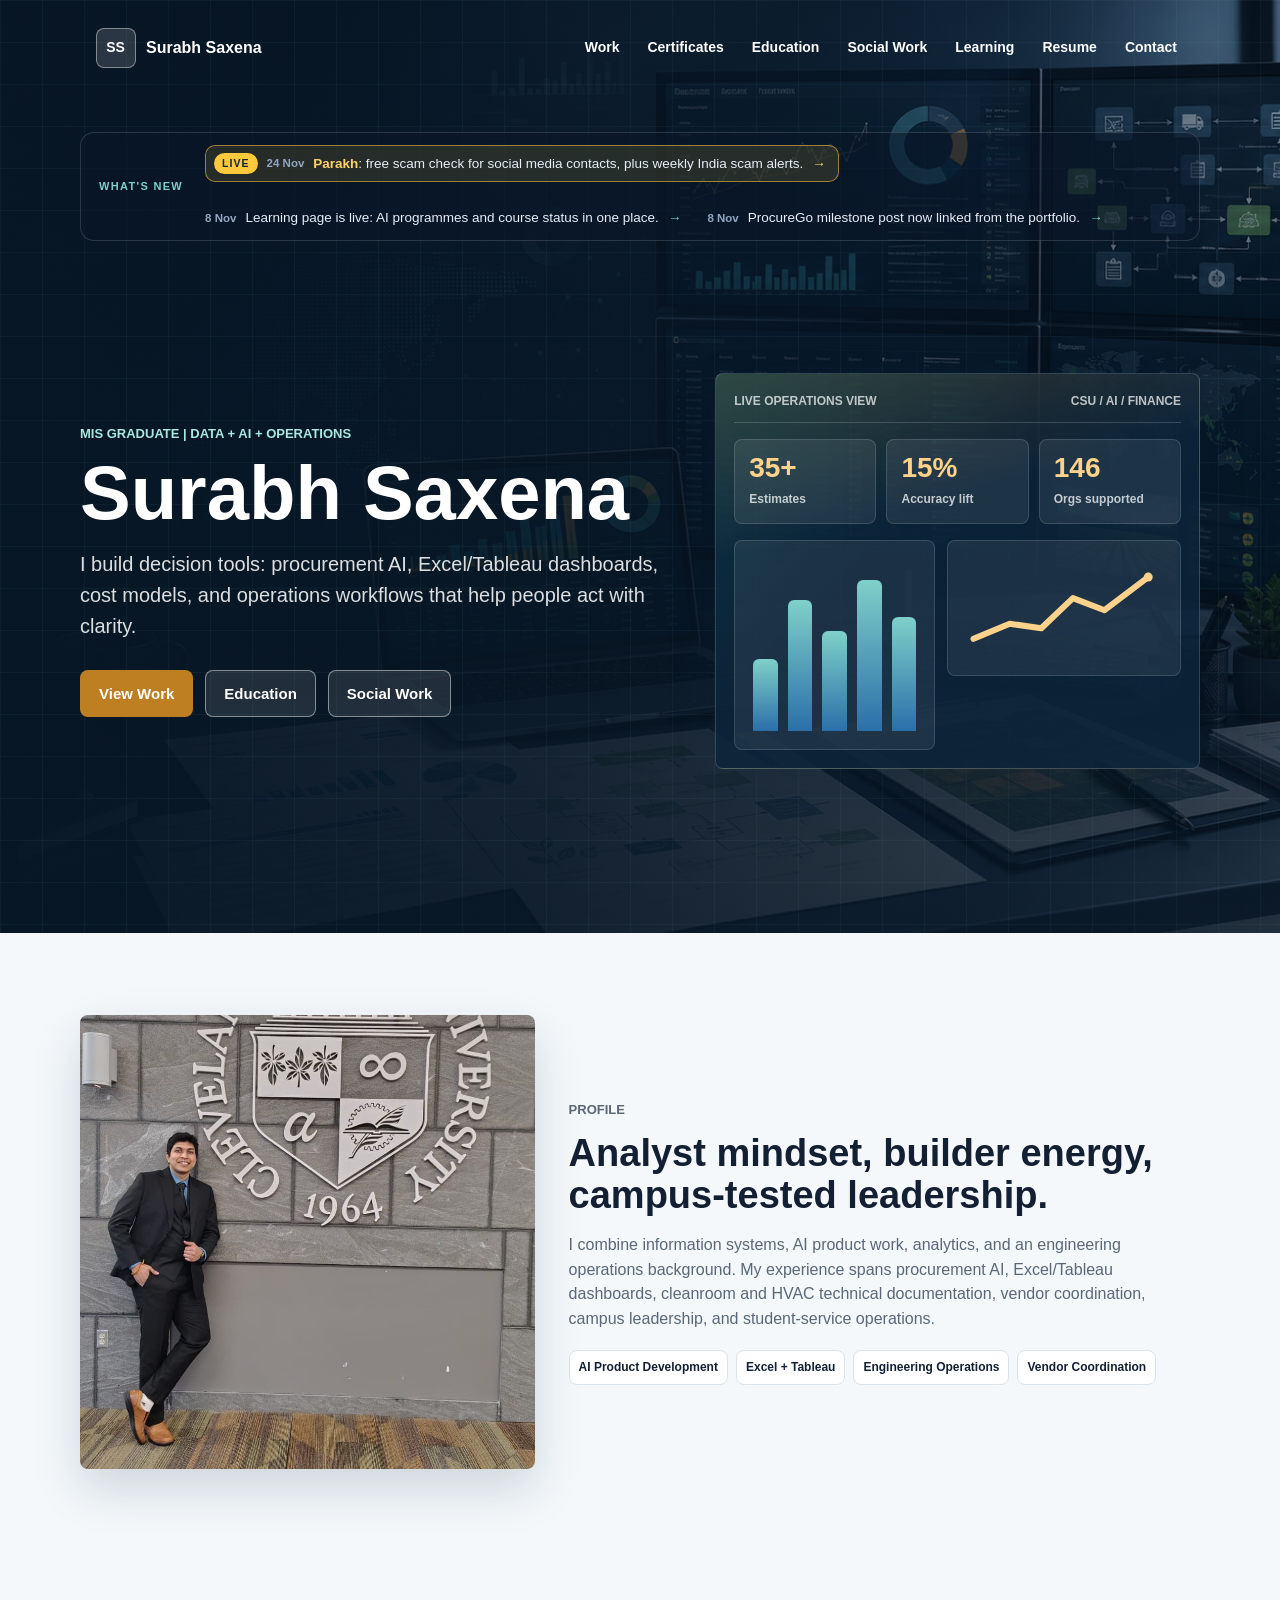
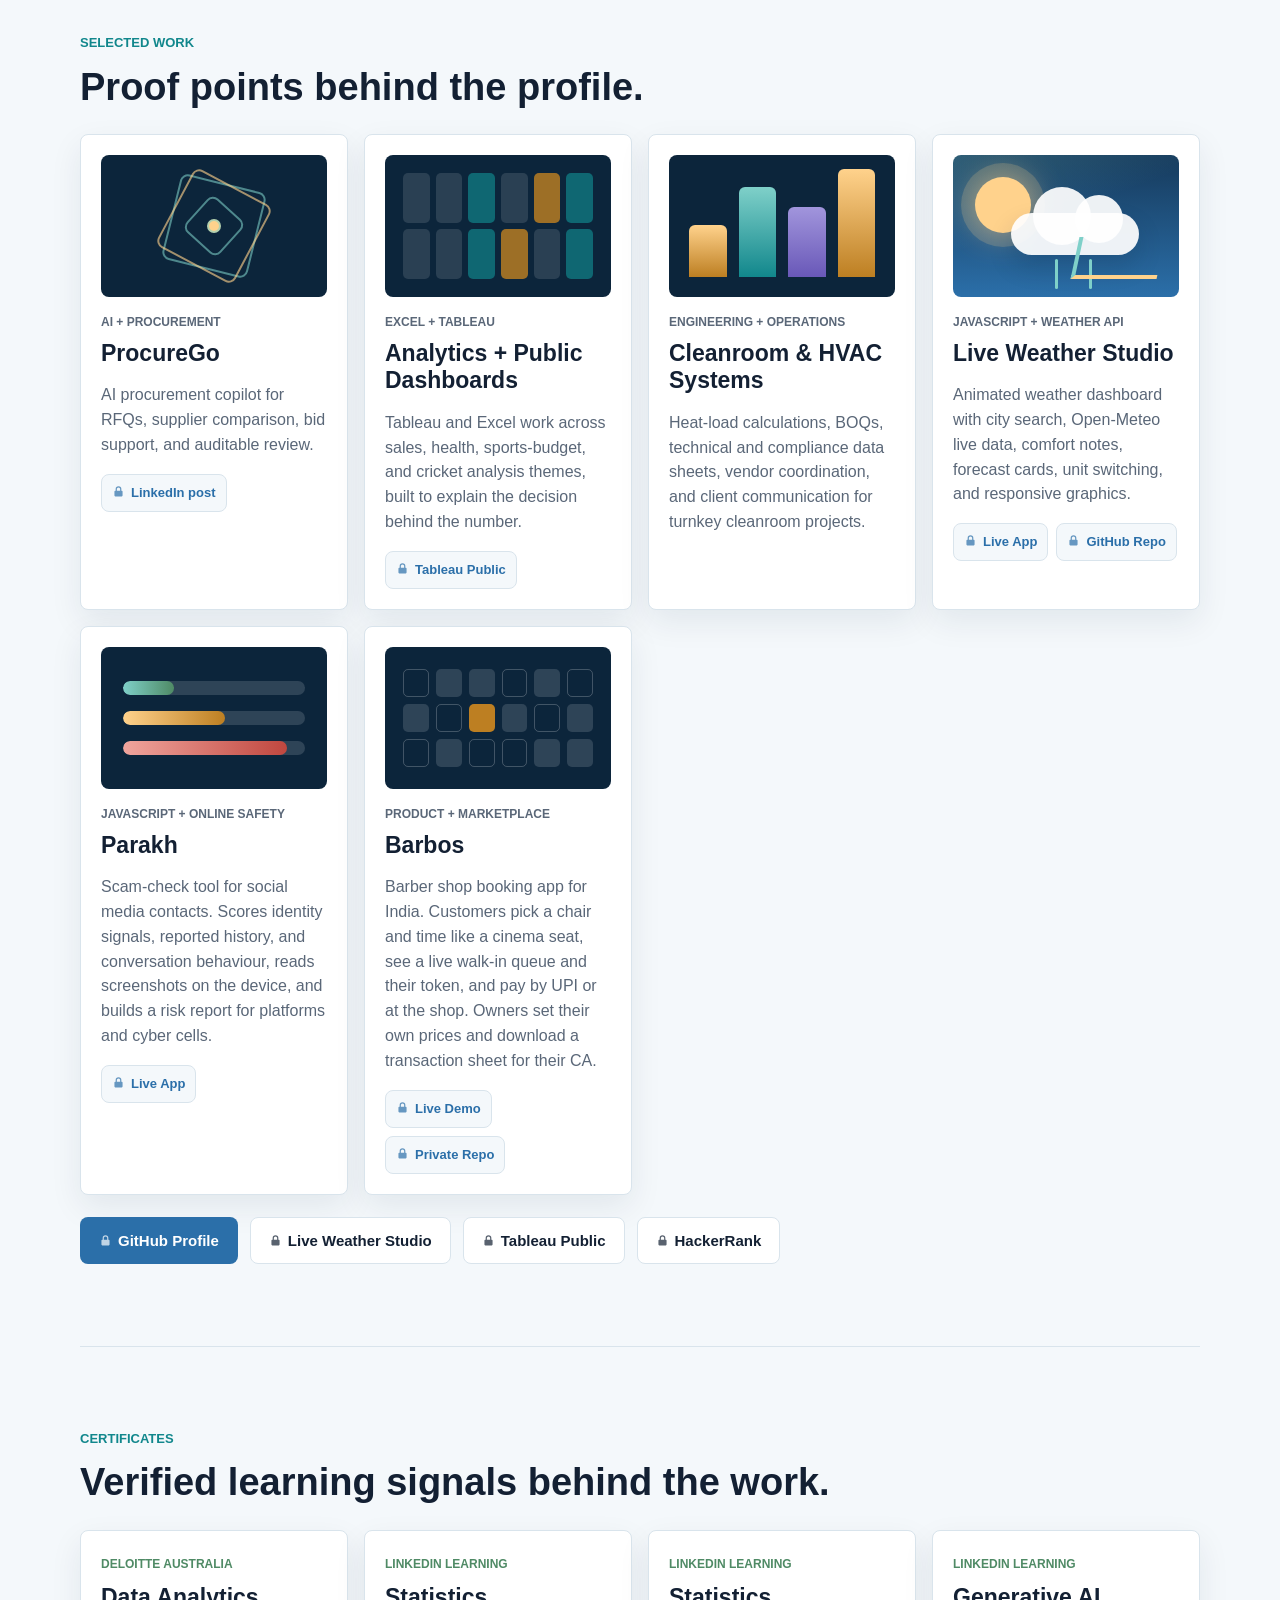
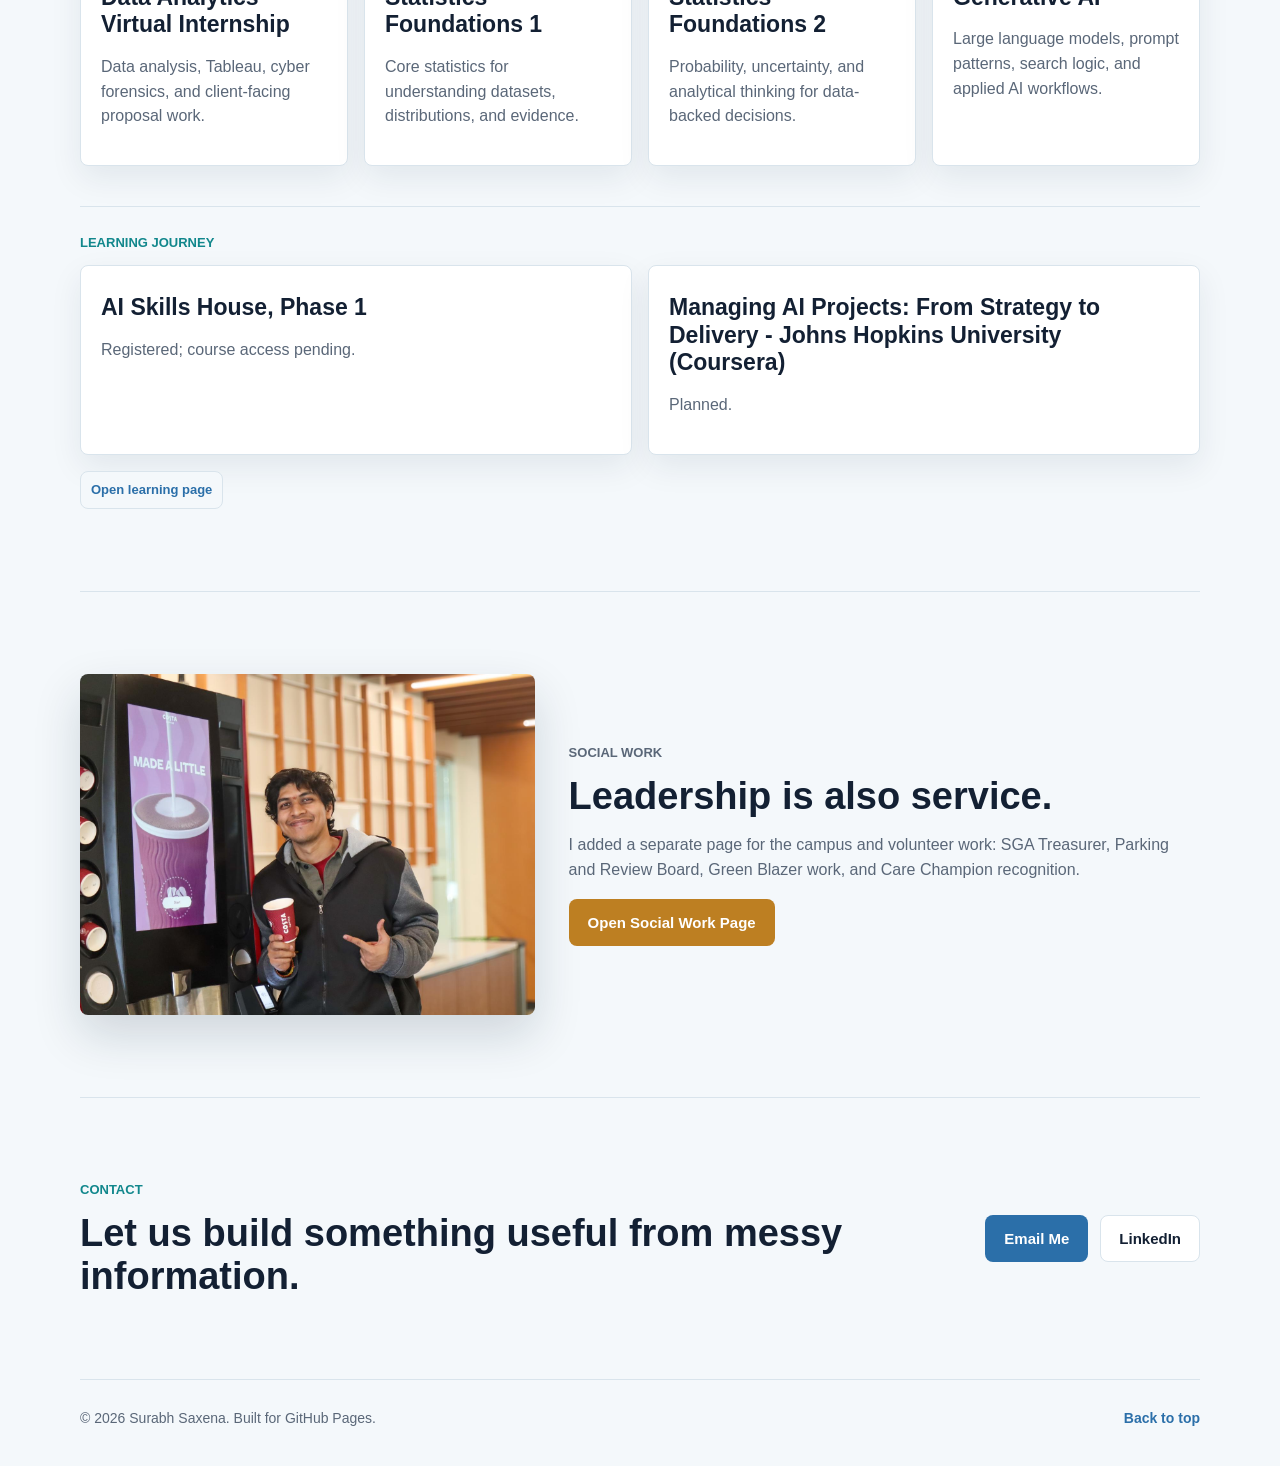
<file: index.html>
<!doctype html>
<html lang="en">
  <head>
    <meta charset="utf-8" />
    <meta name="viewport" content="width=device-width, initial-scale=1" />
    <title>Surabh Saxena | Portfolio</title>
    <meta
      name="description"
      content="Surabh Saxena portfolio: data analytics, AI, operations, procurement, certificates, and campus leadership work."
    />
    <meta property="og:title" content="Surabh Saxena | Portfolio" />
    <meta property="og:description" content="Data, AI, operations, and community-impact portfolio." />
    <meta property="og:type" content="website" />
    <meta property="og:image" content="assets/surabh-csu-standing-focus.jpg" />
    <link rel="stylesheet" href="styles.css" />
  </head>
  <body>
    <header class="site-header" data-header>
      <a class="brand" href="index.html" aria-label="Surabh Saxena home">
        <span class="brand-mark">SS</span>
        <span>Surabh Saxena</span>
      </a>
      <nav class="nav-links" aria-label="Primary navigation" data-nav-menu>
        <a href="#work">Work</a>
        <a href="#credentials">Certificates</a>
        <a href="education.html">Education</a>
        <a href="social.html">Social Work</a>
        <a href="learning.html">Learning</a>
        <a href="assets/surabh-saxena-resume.pdf">Resume</a>
        <a href="#contact">Contact</a>
      </nav>
      <button class="nav-toggle" type="button" aria-label="Open navigation" data-nav-toggle>
        <span></span>
        <span></span>
      </button>
    </header>

    <main>
      <section class="hero" id="top" aria-labelledby="hero-title">
        <img class="hero-image" src="assets/portfolio-hero.png" alt="" />
        <div class="hero-scrim"></div>
        <div class="signal-grid" aria-hidden="true"></div>

        <section class="whats-new" aria-label="What's new on this site">
          <span class="whats-new-label">What's new</span>
          <div class="whats-new-items">
            <a class="whats-new-item is-highlight" href="parakh/#alerts">
              <span class="whats-new-badge">Live</span>
              <span class="whats-new-date">24 Nov</span>
              <span class="whats-new-text"><strong>Parakh</strong>: free scam check for social media contacts, plus weekly India scam alerts.</span>
              <span class="whats-new-arrow" aria-hidden="true">&rarr;</span>
            </a>
            <a class="whats-new-item" href="learning.html">
              <span class="whats-new-date">8 Nov</span>
              <span class="whats-new-text">Learning page is live: AI programmes and course status in one place.</span>
              <span class="whats-new-arrow" aria-hidden="true">&rarr;</span>
            </a>
            <a class="whats-new-item" href="https://www.linkedin.com/posts/surabh-csu_week-3-completed-at-weston-ideation-lab-at-share-7473812387595460608-u2B2/" target="_blank" rel="noopener">
              <span class="whats-new-date">8 Nov</span>
              <span class="whats-new-text">ProcureGo milestone post now linked from the portfolio.</span>
              <span class="whats-new-arrow" aria-hidden="true">&rarr;</span>
            </a>
          </div>
        </section>

        <div class="hero-layout">
          <div class="hero-copy-block reveal">
            <p class="eyebrow">MIS Graduate | Data + AI + Operations</p>
            <h1 id="hero-title">Surabh Saxena</h1>
            <p class="hero-copy">
              I build decision tools: procurement AI, Excel/Tableau dashboards, cost models,
              and operations workflows that help people act with clarity.
            </p>
            <div class="hero-actions">
              <a class="button primary" href="#work">View Work</a>
              <a class="button secondary" href="education.html">Education</a>
              <a class="button secondary" href="social.html">Social Work</a>
            </div>
          </div>

          <div class="motion-dashboard reveal" aria-label="Animated analytics graphic">
            <div class="dash-top">
              <span>Live Operations View</span>
              <span>CSU / AI / Finance</span>
            </div>
            <div class="dash-kpis">
              <div><strong>35+</strong><span>Estimates</span></div>
              <div><strong>15%</strong><span>Accuracy lift</span></div>
              <div><strong>146</strong><span>Orgs supported</span></div>
            </div>
            <div class="dash-body">
              <div class="animated-bars" aria-hidden="true">
                <span style="--h: 42%"></span>
                <span style="--h: 76%"></span>
                <span style="--h: 58%"></span>
                <span style="--h: 88%"></span>
                <span style="--h: 66%"></span>
              </div>
              <svg class="path-graph" viewBox="0 0 260 130" aria-hidden="true">
                <polyline points="10,106 58,86 100,92 142,52 184,68 242,24"></polyline>
                <circle cx="242" cy="24" r="6"></circle>
              </svg>
            </div>
          </div>
        </div>
      </section>

      <section class="section compact-intro" aria-label="Profile snapshot">
        <div class="intro-photo reveal">
          <img src="assets/surabh-csu-standing-focus.jpg" alt="Surabh Saxena at Cleveland State University" />
        </div>
        <div class="intro-copy reveal">
          <p class="eyebrow">Profile</p>
          <h2>Analyst mindset, builder energy, campus-tested leadership.</h2>
          <p>
            I combine information systems, AI product work, analytics, and an engineering operations
            background. My experience spans procurement AI, Excel/Tableau dashboards, cleanroom and
            HVAC technical documentation, vendor coordination, campus leadership, and student-service
            operations.
          </p>
          <div class="profile-pills" aria-label="Profile focus areas">
            <span>AI Product Development</span>
            <span>Excel + Tableau</span>
            <span>Engineering Operations</span>
            <span>Vendor Coordination</span>
          </div>
        </div>
      </section>

      <section class="section" id="work" aria-labelledby="work-title">
        <div class="section-heading reveal">
          <p class="eyebrow">Selected Work</p>
          <h2 id="work-title">Proof points behind the profile.</h2>
        </div>

        <!-- work:start -->
        <div class="work-grid">
          <article class="work-card reveal">
            <div class="card-graphic ai-graphic" aria-hidden="true">
              <span></span><span></span><span></span><span></span>
            </div>
            <p class="project-kicker">AI + Procurement</p>
            <h3>ProcureGo</h3>
            <p>AI procurement copilot for RFQs, supplier comparison, bid support, and auditable review.</p>
            <div class="card-actions">
              <a href="#work" data-locked-link="0"><svg class="lock-icon" viewBox="0 0 16 16" aria-hidden="true"><path d="M4.5 7V5a3.5 3.5 0 0 1 7 0v2H12a1 1 0 0 1 1 1v5a1 1 0 0 1-1 1H4a1 1 0 0 1-1-1V8a1 1 0 0 1 1-1h.5Zm1.5 0h4V5a2 2 0 0 0-4 0v2Z"/></svg>LinkedIn post</a>
            </div>
          </article>

          <article class="work-card reveal">
            <div class="card-graphic sheet-graphic" aria-hidden="true">
              <span></span><span></span><span></span><span></span><span></span><span></span>
              <span></span><span></span><span></span><span></span><span></span><span></span>
            </div>
            <p class="project-kicker">Excel + Tableau</p>
            <h3>Analytics + Public Dashboards</h3>
            <p>
              Tableau and Excel work across sales, health, sports-budget, and cricket analysis themes,
              built to explain the decision behind the number.
            </p>
            <div class="card-actions">
              <a href="#work" data-locked-link="1"><svg class="lock-icon" viewBox="0 0 16 16" aria-hidden="true"><path d="M4.5 7V5a3.5 3.5 0 0 1 7 0v2H12a1 1 0 0 1 1 1v5a1 1 0 0 1-1 1H4a1 1 0 0 1-1-1V8a1 1 0 0 1 1-1h.5Zm1.5 0h4V5a2 2 0 0 0-4 0v2Z"/></svg>Tableau Public</a>
            </div>
          </article>

          <article class="work-card reveal">
            <div class="card-graphic ops-graphic" aria-hidden="true">
              <span></span><span></span><span></span><span></span>
            </div>
            <p class="project-kicker">Engineering + Operations</p>
            <h3>Cleanroom & HVAC Systems</h3>
            <p>
              Heat-load calculations, BOQs, technical and compliance data sheets, vendor coordination,
              and client communication for turnkey cleanroom projects.
            </p>
          </article>

          <article class="work-card reveal">
            <div class="card-graphic weather-graphic" aria-hidden="true">
              <span class="weather-sun"></span>
              <span class="weather-cloud"></span>
              <span class="weather-rain one"></span>
              <span class="weather-rain two"></span>
              <span class="weather-line"></span>
            </div>
            <p class="project-kicker">JavaScript + Weather API</p>
            <h3>Live Weather Studio</h3>
            <p>
              Animated weather dashboard with city search, Open-Meteo live data, comfort notes,
              forecast cards, unit switching, and responsive graphics.
            </p>
            <div class="card-actions">
              <a href="#work" data-locked-link="2"><svg class="lock-icon" viewBox="0 0 16 16" aria-hidden="true"><path d="M4.5 7V5a3.5 3.5 0 0 1 7 0v2H12a1 1 0 0 1 1 1v5a1 1 0 0 1-1 1H4a1 1 0 0 1-1-1V8a1 1 0 0 1 1-1h.5Zm1.5 0h4V5a2 2 0 0 0-4 0v2Z"/></svg>Live App</a>
              <a href="#work" data-locked-link="3"><svg class="lock-icon" viewBox="0 0 16 16" aria-hidden="true"><path d="M4.5 7V5a3.5 3.5 0 0 1 7 0v2H12a1 1 0 0 1 1 1v5a1 1 0 0 1-1 1H4a1 1 0 0 1-1-1V8a1 1 0 0 1 1-1h.5Zm1.5 0h4V5a2 2 0 0 0-4 0v2Z"/></svg>GitHub Repo</a>
            </div>
          </article>

          <article class="work-card reveal">
            <div class="card-graphic trust-graphic" aria-hidden="true">
              <span></span><span></span><span></span>
            </div>
            <p class="project-kicker">JavaScript + Online Safety</p>
            <h3>Parakh</h3>
            <p>
              Scam-check tool for social media contacts. Scores identity signals, reported history,
              and conversation behaviour, reads screenshots on the device, and builds a risk report
              for platforms and cyber cells.
            </p>
            <div class="card-actions">
              <a href="#work" data-locked-link="4"><svg class="lock-icon" viewBox="0 0 16 16" aria-hidden="true"><path d="M4.5 7V5a3.5 3.5 0 0 1 7 0v2H12a1 1 0 0 1 1 1v5a1 1 0 0 1-1 1H4a1 1 0 0 1-1-1V8a1 1 0 0 1 1-1h.5Zm1.5 0h4V5a2 2 0 0 0-4 0v2Z"/></svg>Live App</a>
            </div>
          </article>
          <article class="work-card reveal">
            <div class="card-graphic chair-graphic" aria-hidden="true">
              <span></span><span class="booked"></span><span class="booked"></span><span></span><span class="booked"></span><span></span>
              <span class="booked"></span><span></span><span class="you"></span><span class="booked"></span><span></span><span class="booked"></span>
              <span></span><span class="booked"></span><span></span><span></span><span class="booked"></span><span class="booked"></span>
            </div>
            <p class="project-kicker">Product + Marketplace</p>
            <h3>Barbos</h3>
            <p>
              Barber shop booking app for India. Customers pick a chair and time like a cinema seat, see a live
              walk-in queue and their token, and pay by UPI or at the shop. Owners set their own prices and
              download a transaction sheet for their CA.
            </p>
            <div class="card-actions">
              <a href="#work" data-locked-link="5"><svg class="lock-icon" viewBox="0 0 16 16" aria-hidden="true"><path d="M4.5 7V5a3.5 3.5 0 0 1 7 0v2H12a1 1 0 0 1 1 1v5a1 1 0 0 1-1 1H4a1 1 0 0 1-1-1V8a1 1 0 0 1 1-1h.5Zm1.5 0h4V5a2 2 0 0 0-4 0v2Z"/></svg>Live Demo</a>
              <a href="#work" data-locked-link="6"><svg class="lock-icon" viewBox="0 0 16 16" aria-hidden="true"><path d="M4.5 7V5a3.5 3.5 0 0 1 7 0v2H12a1 1 0 0 1 1 1v5a1 1 0 0 1-1 1H4a1 1 0 0 1-1-1V8a1 1 0 0 1 1-1h.5Zm1.5 0h4V5a2 2 0 0 0-4 0v2Z"/></svg>Private Repo</a>
            </div>
          </article>
        </div>

        <div class="work-links reveal">
          <a class="button primary" href="#work" data-locked-link="7"><svg class="lock-icon" viewBox="0 0 16 16" aria-hidden="true"><path d="M4.5 7V5a3.5 3.5 0 0 1 7 0v2H12a1 1 0 0 1 1 1v5a1 1 0 0 1-1 1H4a1 1 0 0 1-1-1V8a1 1 0 0 1 1-1h.5Zm1.5 0h4V5a2 2 0 0 0-4 0v2Z"/></svg>GitHub Profile</a>
          <a class="button secondary" href="#work" data-locked-link="8"><svg class="lock-icon" viewBox="0 0 16 16" aria-hidden="true"><path d="M4.5 7V5a3.5 3.5 0 0 1 7 0v2H12a1 1 0 0 1 1 1v5a1 1 0 0 1-1 1H4a1 1 0 0 1-1-1V8a1 1 0 0 1 1-1h.5Zm1.5 0h4V5a2 2 0 0 0-4 0v2Z"/></svg>Live Weather Studio</a>
          <a class="button secondary" href="#work" data-locked-link="9"><svg class="lock-icon" viewBox="0 0 16 16" aria-hidden="true"><path d="M4.5 7V5a3.5 3.5 0 0 1 7 0v2H12a1 1 0 0 1 1 1v5a1 1 0 0 1-1 1H4a1 1 0 0 1-1-1V8a1 1 0 0 1 1-1h.5Zm1.5 0h4V5a2 2 0 0 0-4 0v2Z"/></svg>Tableau Public</a>
          <a class="button secondary" href="#work" data-locked-link="10"><svg class="lock-icon" viewBox="0 0 16 16" aria-hidden="true"><path d="M4.5 7V5a3.5 3.5 0 0 1 7 0v2H12a1 1 0 0 1 1 1v5a1 1 0 0 1-1 1H4a1 1 0 0 1-1-1V8a1 1 0 0 1 1-1h.5Zm1.5 0h4V5a2 2 0 0 0-4 0v2Z"/></svg>HackerRank</a>
        </div>
        <!-- work:end -->

        <dialog class="work-lock" data-work-dialog aria-labelledby="work-lock-title">
          <form class="work-lock-form" data-work-form>
            <h3 id="work-lock-title">Enter access code</h3>
            <p>Project links open with the code you received from Surabh. No code yet?
              <a href="mailto:surabhdata@gmail.com?subject=Portfolio%20access%20code">Request one</a>.</p>
            <label class="visually-hidden" for="work-code">Access code</label>
            <input id="work-code" type="password" autocomplete="off" placeholder="Access code" required data-work-code />
            <p class="work-lock-status" role="status" aria-live="polite" data-work-status></p>
            <div class="work-lock-actions">
              <button class="button" type="button" data-work-cancel>Cancel</button>
              <button class="button primary" type="submit" data-work-submit>Unlock</button>
            </div>
          </form>
        </dialog>
        <script type="application/json" id="work-locked">{"v":2,"iter":600000,"salt":"YhTmHTXq7ZMhNxuwFHg39g==","iv":"w2ItmpPBS1gIxSh+","data":"0iyxpYxvtcfnVTco3e9cUPOKUFa+MIuM/Enib24X5Mp668vB8q4lq7hCPZJzxYN1B0WsKJJsbbGYN6L/yljTK+f8Nc5eqYORkQ+e17f+g6SGv6zsITmtNRq+oyuZtZzIjQYbFK9/FUa7ATgg+NO27glwz1xS0Dbrza72Hcho1oq+AywgqqVH+n3c5lCsjoIPb+y+JWrerPgjTb2gb4KHs1fodk7MW7D9OrQL7E757kkikDLaI6m/kGh9L3Q/ZeFtOZYWf61iUiDW2U+of+rrY3WzWPiSeHHmkKvr2pkmzzHX+wBILZRfx56/N40AJ7nNOEe7dSIux51JuRB6JpiP4/Amtw5DzHdadYbLdVKjOnDVGxR8CDtqs9NJi9Y3z/YtIECUTL0jNSiEOrnfFuvDhau//FJZG8VgBGEXkCRzZH/SZugUgLbESk+X7JEIPLawvqrNUBqmOlm2GAYnZFUhRq3aU02wFpehtIZtED4J2TWQgLPf+fa9oD9OdLigcHWW5suvqk9GUwz7EYUHPWYZkczku4P6zJ/Ht3fzlCjxWAD9eq3gGBF4xSQdxOB//J3tQe8PStmPb0g/YxkRgRQeXJkhVTlXV21EkzOiPbeaZGlQomIoti4QlJRBdfHJSB1Wr73/lamRoYk4uMFyD7qco3yVwWVNSWZfypXZJ5GCIqUqXiTzlPASplewpSUELHtcRw1M6Y23Oc7Ck/a5rUgYpa/wX4X4N1jLGdKAl3mdWr0Gqrok6etQE1jOe9huJ+1JdoC/htag2zMp6I25VzopXEQHK00vdw=="}</script>
      </section>

      <section class="section credentials-section" id="credentials" aria-labelledby="credentials-title">
        <div class="section-heading reveal">
          <p class="eyebrow">Certificates</p>
          <h2 id="credentials-title">Verified learning signals behind the work.</h2>
        </div>

        <div class="credential-grid">
          <a
            class="credential-card reveal"
            href="https://forage-uploads-prod.s3.amazonaws.com/completion-certificates/Deloitte%20Australia/YPWCiGNTkr6QxcpEu_Deloitte%20Australia_fp3pTwLXNjjcM2E9s_1693553827261_completion_certificate.pdf"
            target="_blank"
            rel="noopener noreferrer"
          >
            <span>Deloitte Australia</span>
            <h3>Data Analytics Virtual Internship</h3>
            <p>Data analysis, Tableau, cyber forensics, and client-facing proposal work.</p>
          </a>

          <a
            class="credential-card reveal"
            href="https://www.linkedin.com/learning/certificates/c777c913a164e7798a200e5144c7311b05cfa31d972051b35c9dc78ab5c420e7"
            target="_blank"
            rel="noopener noreferrer"
          >
            <span>LinkedIn Learning</span>
            <h3>Statistics Foundations 1</h3>
            <p>Core statistics for understanding datasets, distributions, and evidence.</p>
          </a>

          <a
            class="credential-card reveal"
            href="https://www.linkedin.com/learning/certificates/12064e27c8d6187d5d0d89de986b62b68338cd6f39841fe8f5b80a55b700aab2"
            target="_blank"
            rel="noopener noreferrer"
          >
            <span>LinkedIn Learning</span>
            <h3>Statistics Foundations 2</h3>
            <p>Probability, uncertainty, and analytical thinking for data-backed decisions.</p>
          </a>

          <a
            class="credential-card reveal"
            href="https://www.linkedin.com/learning/certificates/79d9ed6378ac09d7e0e01f30d35ad210513e96c8c470e8d085bd3e4e4200b4c0"
            target="_blank"
            rel="noopener noreferrer"
          >
            <span>LinkedIn Learning</span>
            <h3>Generative AI</h3>
            <p>Large language models, prompt patterns, search logic, and applied AI workflows.</p>
          </a>
        </div>
      
        <div class="learning-journey reveal">
          <p class="eyebrow">Learning journey</p>
          <div class="learning-journey-grid">
            <div class="credential-card">
              <h3>AI Skills House, Phase 1</h3>
              <p>Registered; course access pending.</p>
            </div>
            <div class="credential-card">
              <h3>Managing AI Projects: From Strategy to Delivery - Johns Hopkins University (Coursera)</h3>
              <p>Planned.</p>
            </div>
          </div>
          <div class="card-actions">
            <a href="learning.html">Open learning page</a>
          </div>
        </div>
      </section>

      <section class="section social-teaser" aria-labelledby="social-title">
        <div class="social-visual reveal" aria-hidden="true">
          <img src="assets/surabh-campus-service.jpg" alt="" />
        </div>
        <div class="social-copy reveal">
          <p class="eyebrow">Social Work</p>
          <h2 id="social-title">Leadership is also service.</h2>
          <p>
            I added a separate page for the campus and volunteer work: SGA Treasurer,
            Parking and Review Board, Green Blazer work, and Care Champion recognition.
          </p>
          <a class="button primary" href="social.html">Open Social Work Page</a>
        </div>
      </section>

      <section class="section contact-section" id="contact" aria-labelledby="contact-title">
        <div class="reveal">
          <p class="eyebrow">Contact</p>
          <h2 id="contact-title">Let us build something useful from messy information.</h2>
        </div>
        <div class="contact-actions reveal">
          <a class="button primary" href="mailto:surabhdata@gmail.com">Email Me</a>
          <a class="button secondary" href="https://www.linkedin.com/in/surabh-csu/">LinkedIn</a>
        </div>
      </section>
    </main>

    <footer class="site-footer">
      <p>&copy; <span data-year></span> Surabh Saxena. Built for GitHub Pages.</p>
      <a href="#top">Back to top</a>
    </footer>

    <script src="script.js"></script>
  </body>
</html>
</file>
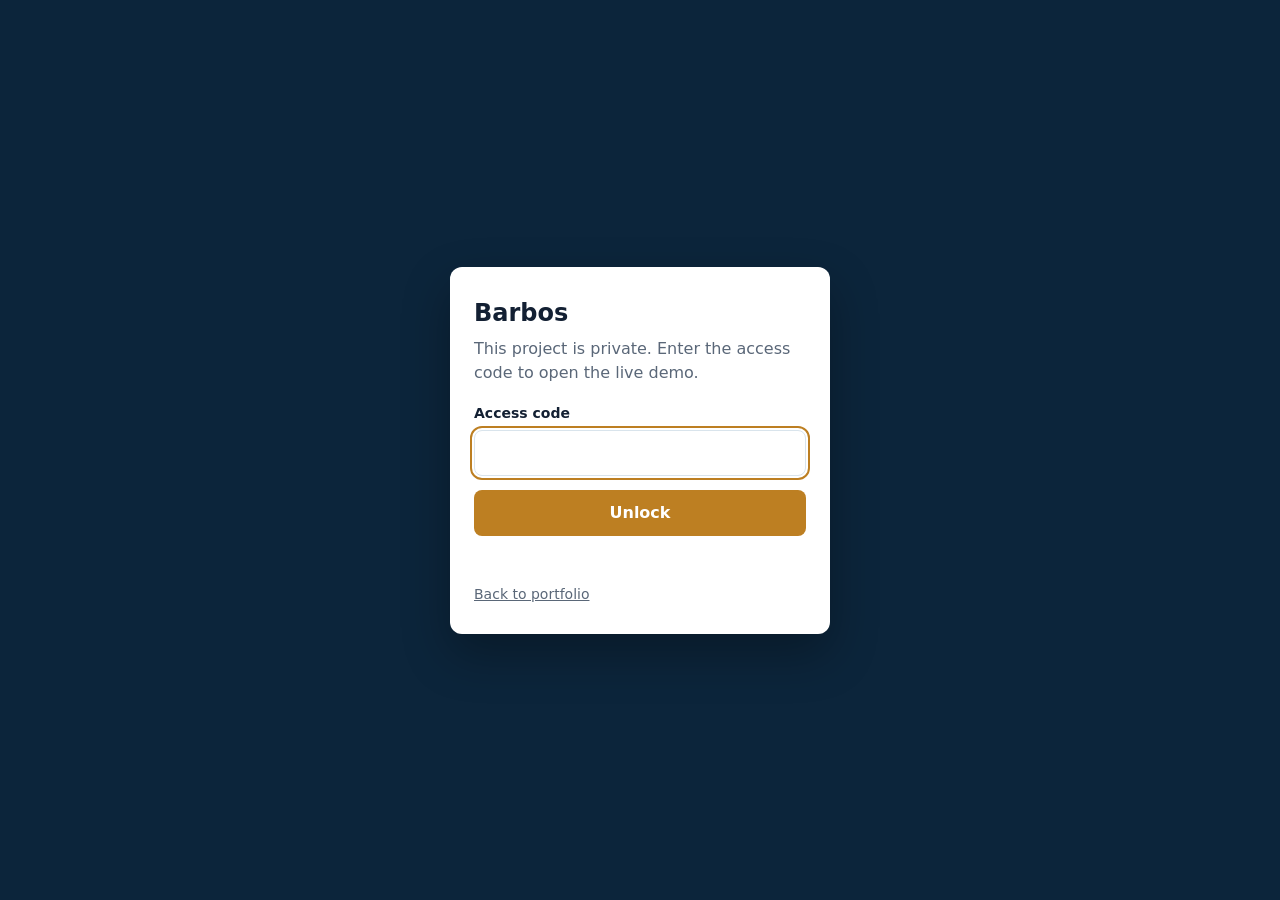
<file: barbos/index.html>
<!DOCTYPE html>
<html lang="en">
<head>
<meta charset="utf-8">
<meta name="viewport" content="width=device-width, initial-scale=1">
<meta name="robots" content="noindex, nofollow">
<title>Barbos | Surabh Saxena</title>
<style>
:root{--deep:#0c253b;--ink:#132033;--muted:#5a6778;--line:#d9e4ec;--amber:#bd7f22;--panel:#fff;--bad:#b3261e}
*{box-sizing:border-box}
html,body{margin:0;height:100%}
body{background:var(--deep);color:var(--ink);font:16px/1.5 system-ui,-apple-system,"Segoe UI",sans-serif;display:grid;place-items:center;padding:16px}
.card{background:var(--panel);border-radius:12px;padding:28px 24px;width:100%;max-width:380px;box-shadow:0 20px 48px rgba(0,0,0,.3)}
h1{margin:0 0 6px;font-size:24px;text-wrap:balance}
p{margin:0 0 18px;color:var(--muted)}
label{display:block;font-weight:600;font-size:14px;margin-bottom:6px}
input{width:100%;font:inherit;padding:10px 12px;border:1px solid var(--line);border-radius:8px}
input:focus-visible,button:focus-visible,a:focus-visible{outline:2px solid var(--amber);outline-offset:2px}
button{margin-top:14px;width:100%;font:inherit;font-weight:600;border:0;border-radius:8px;padding:11px;background:var(--amber);color:#fff;cursor:pointer}
button:disabled{opacity:.6;cursor:wait}
.status{min-height:22px;margin:10px 0 0;font-size:14px;color:var(--bad)}
.back{display:inline-block;margin-top:16px;font-size:14px;color:var(--muted)}
</style>
</head>
<body>
<form class="card" id="lock">
  <h1>Barbos</h1>
  <p>This project is private. Enter the access code to open the live demo.</p>
  <label for="code">Access code</label>
  <input id="code" type="password" autocomplete="off" required>
  <button type="submit" id="go">Unlock</button>
  <p class="status" role="status" aria-live="polite" id="status"></p>
  <a class="back" href="/#work">Back to portfolio</a>
</form>
<script type="application/json" id="locked">{"v":1,"iter":600000,"salt":"LwLJiVvjbih40X9FvxAfLg==","iv":"YfUn+mLLITnJEweW","data":"dCRArDNTFMLoeyptzekd7+bAVpcwFhvLYtLrZcjsYjOsipmJLAiUwCw7aUfv2PDu+ei7ue6/vMw6wZUAqcLh1H0r1S+js0Fmtm8+IZ39IUkwp03XCeiINkm+Miq5pJ0bsTKmHS3kXLRF77gd2Hyg2jljtLH7Eily3+nxBk84v3UDk/9bz5hg9ZCq/teNGG04ZcUDONPgBRimQuKQffFZRGCfzACviCovCBoM+7fLUzXVazWKGv1bJh0BgJUtu4zl6gcZKCeRZw7PVs51KFApHD0bkih2KpFswudGBApQDtF2XOEPyN55QlWT/KoGIp2Z4QKgsKM+nc4XX8DfvhYYm3niSG5619ljc1+8cx9JhdH5XwE6DSeFGvz6lSm6fSyZmldHgxKeghh0x3uFDsKX4rdkJcka403KYBxltcKlcJwHgiw5gTmhzIq4gKpOLR7zVDBN3QnAlkl0gAbvfdxb57Ntq8kk9xFR0/YlIBrfvE6wRexnafEgg4/SAPjf+uoCIzCDs3YmPKS4QYBOtJn7XYaQjMp02SM1bG2Q1vwqQFR4LzvNNkLsFOzTLrkjlI0tGBdKTuSWbDdCsEY4GrHBkxdJNxBRUwIRV3ZnbvQjD/z8tGHHqIBoJANhLwg7D+iz+2E06szAkrS6etmh4eB9u5ii5tgmpZmW5Zm75CnlV0Fydap8n8ttpPpDOfNt8SKHne0cilGVjDKwCTn9FRs3RAhJtcziHE1FOGWzYoem4HKdFsV1tVo/v3vXfN4xXOTDttef35BPRu4qH4Te9w8jF/yVQcoB1qSfGzR1MWyCaARQ/n+KaREoNYFWfWM7x3sAvdyPIOXjNMeAwCfLUXAWGqWsFSHOEnkAuoDtYGb54ZGWGaEadWSGMavRcMopUDld9ls+kA/5ir7XungzM2fDsg8UnMY18jJELfL930Cw7VZ7a+So7OV+oxl44d0QD7uyqNfLHEygBUZY559a4dqmka8QgSL2URetstlfns5JrUnzfRZzJo/PwNna5J77V2kKgQnKw5czcVo+lEmFeNZ0tGv3qiZs4RK0qxHHiT15z1bN0QCSosBAn+wT8dnjjfsCTtODvL35FUeLOh+EYw72TC+YdXqCkWFtu1FZoLKJKKLtWGBWSqfeCDG1rxik5X3tkFSpI8Vd1UWV7RyY7Sy7KB5SCaNEl79DhZLX7hbwb/urrD99phUvy0HVnUg1ZqNPm9D+zb7Too6jOTGo75x9zWW/Ax11UN6R9q7gp9cdzNcNKIm0VmsEzSr9izv8Yymd/[base64]/I26aQq2kpq20TMI4VIUqyv3tjAFw12gArE0dmH+JY1S6onmfZPKFIaokoAnaP0uZ978sWdMZE+/mmKZvDaHRpF4LZhya0rYgcPwl43R5GL8t2Th8rUM2GhF+budhPIxKbwzycW7UBNH8jmMzZv6GEZ1GAGNXV71qCW7A8SxzVlTj8tTjwCdXM6GjlpFY/1BB5o4sU7SQ8Q/94zCQrThvLu+547I67xfjEt4E+DYhPm8yVVmpZDkm/ERECOmEhCMp8lV439EigRRbWmmFab2LU7zv4SDK7vxkHn8UouGKnmVFJZB8WhG6vp5vn7ySJpWHCffiuG9yeitap38heVpWoan/94PTuaaD7hk1XbdmVsUFMxACQoeMw0G+6IO3xI8NQqvdCwHfaOvnn79zQH/u38tCUDw1aE39Pa2XZy4vRDg1/Awqb1ao24zj0OiWuY2+nnYY1aV+dg/Da6cIqPR6M1CWAmYcdPH0XpgRc/Xpzz1pNcKoRog8DY0AqOc7V7ah1eccCkxqFcrpxwc8uVUUpiTQS9pqoCPQxB7r8z68e6MOkHBXf/[base64]/4YcarE+fD2rdqmaQ2Q2laToZKlJ8945hBtPDYT1zqZYfRBruOhaW8TgTp62S+85xyV+OagjHSWBKoVC0JvuwEHd7FpeTfJ+bMYFWHZdg5J21IMrjfXKNaiFETbwFeqZ7KnhCFJGIMig4Aw+bf1oeC2puooTKOFUmyDUjN9ro+MCSnjUsKZXELeH0/Q4hSCkyY6OQng36TVeZ3Ev9dCl+C4ZOYO2eOnDSh4YRoLP9bnyZ49nPFjyy2s5SlnxAVDB6XloPUqwmuqWNWWMd/7IYb7ZAzbzqpVWTS0q+zne7Frw/JrVgaOwnJXFgrWGE3vjkkZ4o7FPwzzFV39u1AcaZxYfkRQNRZP8a0WZIurv2ZOqVcengYtLy0vY0bFCO7l/JZ2wDg7kWY6VTCHCZIRFDdx+MVpkDpHl1Mc09/EKJeHRMOtQ7EgWLmR1caK+8zPTKnb1cZF5jM63nnk+u0T0IwIhCd0sqYUqWOQUpDoqcUCnP0hO3ApCo/KLef6Fwncqv1CqSC0MwhAldB+Q8H+RpszFvDsaAABPAYNSWfPsgv0RPHg1J4Z67eakgfoVqVl5IP5qE3y3ZSXI8xddjUzEdPYuA/+iRy9EhuZbt3MNBHvdvz/d+0VGd6VfezOMAmAFm+gcKO+TS+mdtqTzxTc/IopyUQ0w6Pi/13MPfHM28vtDL5DP0pgb5wTTH8Rexc/rh/do0JmF9wEQVntmjqfcDS0bxRhczLOENLZlSzuM6/Mn6tB9yDb9TAWmKWCrk1muPD5WmZJ0DEqyHfUlAuY+3ZcnRPotTpbkF0UYuLFoi1Ot9U8WG+EdSv22PSTC+9/[base64]/JpMe45ZU/[base64]/3TCspY7yCged6nfphLD/+JYH1irU8fjFMShmAziXtk3q7VEbDUnG27P4LzHQkvSMo91aDAUkYcFd81Guxzi9gpellGJc3NCFoIY4m+1DDBWtAeB4uwzEyHSOd9qm0ODWyCvho2ui/WZeLAzPyE+0unQOkRoXhyUeJxiN2yG4yof1bcQ3nPxWSoO9wNJhhqnf4J/2j0UkRSvIR62tFc49JNzy4FMolKJdInuX76/SzpalApAr0OwV3VmqcAw4cFDLzKiNkXcyl9Ss6QDr5qF1fk+75+i5K41HXfB662wYxWIejRQbs624LQY3T4COFK31DHPEAaGkf9NWbPB7kLJYES8yke3mvHmF/nW8CK0vV6F8k0RWqvqedxG6yp6mpjRs7yzCrJrsiffVO5JW5BfCzmzDrv+ch43uUwu33sV8mu5X0HR03MMlX1EcFPbj/21ltkOjH0l6UvsptHOeOzFjaKOU+YORsKd9t70gW8Zoed4Gn/nYgE5+jc038elbKc6dD6pUK2IMhfCsRm8klW5k6wbgYp9D2rScEzRi4+K0Als8RVN0RKn+5lMhlbx9BnCyAtpG16Ke3hXgbI9iM8ca3n4C3YCq0lHwHKE9ftogvaWMTCsf8R/zOeVXU3w7Fr2ZtOxrxtorBMMyue6KnOWCLsuGzho9iW7o+n0HJFHV/pIeDteUNkSYQ8c4ENBMarue8g/uwYfLVK3B10tYYZ4l/srgv+4JVBiCIO+DkA+EoscsQVJTfXFQxjcGNacMp2HY0YjlWSjxlt6lVGnKbLgKvatNch7wV4Xhu4SRe3aU3nV7zjTmecpBrCe5YZ2jlRKEprINkuAQ9edrTs1+aMwxcsLBck5GzgyLYgegaEgYacvbOGpq7ogk9PlxEUHxt0tqw6floluBamAJvWUsYF1p/Ee6zgnWtt428grakM0Ik4EhfZUpZWZ/22O8nftwO7xPJBkfUrtPJfKUlFSRxkg/TkLEuvtTGL2krP9ywI7m1vkS7odWvJNAkACRHAdwwiQzrCVneCsyUSKw5C3u/WBVydCNgDwGpw3dpGdvux63G1x2BdMw3NgdxkObum9JfbwraUbWWpdKkmWW3qaulZRoFF7HHNNSqvUI7/HQWqjUgFr/mqPuFBpYqlxGeGcV639XxR5unC73M59UwAViUOiCw3DYry8vHiyxuluydE7dDVkIw1WGVWvv44BvNMWiQ6HntFcJUm8rjkDou8tEM154iem8vWwzfF3ZjGBr+LlJ1bjBMjWhOm1IYAIW79vZEGL+A1/89/F8LwTmGHax8Bd/P4CmjvW34LDUkhj1BCnYA2qAtwzYPeueQIGlmkUbptbZtKyRMnEiKL2Gvz2gNdKqtTvaVx4z+Npc1I9w59SXnHShneh9rJ188w/ghPIup7oqE51Fg2dXsnnU/lcrgenFoT4nUFWR/[base64]/qkBWi+M67OHWtEemC13cAhwwJZN0l0G4of94p85haJgwryFmGzbbMqaJLZnOv2nPqHJBaN88UoDZkTY3XnxSI5+JfMGNjauJ9FKMT4U1PJK5oYEgJpbMdqaDNTw5EExDDTRUu1iSLQ3DAc918AvN5G6mTvuhsVTHLcXMTz6RjxCCVaWRGJvqtufdV7GKFQxTIKU2Td/efDKmj/cILhF8SJaWdh2TnsXck2DO2nWSPaOpR268uHXz5LQHZvIPn9pu0WCfz2R+ZthnCblFoVwbIMysz24HCeqg8Evaz8qBMkhRl1ottIUJc/aDuSJgVajIQn1Xv69evHF54tQbTg9uC0tb2DdYyJ5sf5ptVQNhHeGtnoh/CFYjVkkhwEM0nKspDrxwJ7p+JVYR+jC2hi68aPg6fnpfFHbkK3ugtt1GMHff7MTwBdyWmZmP7+lg7nPZJI0taSLLOe1maGecFKavmUtKhjyjB6cRc/NDd9nB6jlNBj+Q0ic3UflAvtEZMjuUFraW1xxy5IykzQQIeRVcDYFuu5RNOEsAW+hZNsu/4sYJwiyGajNp4s16o2ip4SOKsTa1n5ZwxV9eFT5DdwwAlAccGK7kqSBWEB6qvFCgpOQ5uEpYCF+84OshRR6h6ovto8LZFCGB9iiGnmzwYWSnVR1UELS7hJkHEZZET+0664hJBHHq0gBPdBLlTO/vu1ANGQypF2N2QhUmjp56tVfy8yrmwQS0+2BCV6CX30vxuhuguxBxgczD/w7k5YR21dEJ6/2Oy6TO24hxyxOMLT2cNDlvCyTWgBmxmeI8dKQVJEYLzrUROxUtfwBsGO0RLdpCZ0ecM24nW+5BXI6A9lJZgCstz50wq+Iiw+j6n0QIQV6ca7YIClp4mKyVewO4kCHfwaeUxGc6P3Eqh4o9k67eK2nLXZdPpacSUoskrkyGdS45tDak6/p3LdJuuq5DG59Hh5sGhA6Ng80X+cyspQ+AAzdqbL1HsTHwPXNvXH9nxTlqVsdVs0xaRHNkNUge61ugsKNFHcNnM0cqWQTUddGuBYQDdJ3Xru5vSk0BN4JnDYSTnkqgpSE/OztEqJDBX7sfpyFD5kPnBClabDYJKUSTlk0qM0xvn7z3WCMGRnXt/PXoR+iwg3loUv/UCoabxfYOxvH6qYCvMkUWsi0WlmclHisuOdJ6bDQDMxjJcrRFgh+j/Cb11nXc45IaYsAUV4MQSA2zHbKmqbEVRtH2Qdcmy4BU/tQTYcgNmfqH7RgA2zeAUJoNfbMsO9YCK2SnbACmHIFl/MV6A8JHZbQEw4zLrhIUEPfzt0vYV7eFzUijttf/GgtYCbbg5nRJN1/H4bmGUBHu9+yRW08d/xYgAYk/X/Wl1J8arLDXAzht1d9frv6dzmgDKdKlpGfReOorQDY/epuECcAeAgi3vZ7dHxLx3D3qLi2pFqIa2mtpIRu432oMSawJ7kLEAXU11sw94jS+0K3utoTAoYCpvXySfZknym+ZMwbXrIUe071FtOYHYgCL1Vlvq8EAnXMySSZZ6dCzekTym2fX1J2bJVWFuD/lw/NUvmzQISFFoNoUUzjmUAs/m2DbqciZsaHOO9lhiWGjCIgaB5Fe0AHmd/YsBgMEB4jYfVDKGLEP4YuTztfxQkGAk4rjlldQgcd3jvIfvevRxzbP58jnUBUdcsuFwQRiatfySlE97JSuwAHdZQ/+yk+mpuo33dYQp5eUqW90iFE8xDNYx9+7dDneiigKtSIb8b9/BeTbXN3g0LEknmSktQ0flaQZmb27ssTmi70NWLGwPz/PO0Bk1l3Nucmjy086y32LxyW8UBK7gkMqahRonnQ/sF0p1Cpl5MXpJxPY67C/LWqCRNlk2mPR+sWKpvS4gBy4n/q2ij8KAgadAMMnxwZ75Wsx3O+VindVOU8Tty7cs3Nt2c9kyrNpUbQZluatRKmyMJsVqpju3bPbTo3gYbbCcrkJF0osqYn57yrwvIZa0EOn/ZHb1zb5yHvz7iBxkJJuzsPglcP0wjh4Wp6N0M76emDArG/Fv9TczQqpZPo6/MVBkavFJ6XK7zEdxk9sPFntICMSmEn2XS/oEX8fSnXCTWgEqm+1MU4/umBUJwY0O7555qP6F8KYFHGMZZL84wy0BiIROl/1WxO3VA/[base64]/84VW8lEsgFqatpLLK10/4om/i665Hc7QKkZEUIztHmy5aETqBp8gbp5XwhmfQ1GNy5jN0A0fXAJoInPA/HdRuYYL4rawSfnWhaUXOKREUXULu9IZ5vhl/KDby67SQqOE51DFSS/rRfn+oTB+TThsaS4zWuvN1FoSvqsEw7Ve5SX2yL20FgLHS+Tol8KYQK57hBrCktn3XtZd3Cu+PSVo3HtYKMFVoonB0av82K9a7pk8x2rU4iUA07vNOCXOOkSd0kG/s7C9yAOyxaU3Tm0ZnlV8CVCODPdlhjlTOkCv1UjPTW9KcGUDLNN1XOaLSiNl6oIv69X6qVt16Kp79O1fZ0Y8q9qZRmZ8JXpW+h7nq4RPgRhxTx2i4upEb/21N7DyNAUfyDiozBENnzJqYKw623Nb4CFUc5PTUqk5DYEvrassTk9058u6w7pqeV9YSKUc1c766+IBBWrezO8/tn9V3oh49Fk3G1XHrPAmKOOhs4Bjo8LuP20Qx3HeVTiGS3zkIVKb/oiFw12Y53efuL/yNQ0MJD6jF/5g3DGkDe36hZTkX+GjXLR9w/VrhFt4R9EwaNtpIbkUZav4ruZHcuAXytg7TmstXfMnudHFG0a8YAaFSaYYo0CVOJphHXQZRR/XfOkZLjVmNseecN9YiZKMOn/PQf8vpcvEZz52dvWYTGbkrBw8ILmpHVqEmbZx7TBHIUFn+zBKdHj588v163NKyAmcpkk+TaJXkkXEGaCrBiekm1wBCUEwuFW3OyjGQQc2kAwhIFqUX4EteTWqvUmMSKN0goU2nT7qk6lpPmvX5vyg1aEM7/pHd5wDyv++pFyTqooyRyhNbEpXDJeCJCeyKZHorsiRris+QUUHhXnj2HXtk2Xb5QpcRUn9+zwl2sd8gIJkGWIjuLbVCyq8oLTom0xPJ6ER0yKJgSWkYzNQsuagswuNSNKtjMYbi/J6Wruvzjv3aVOiXF7tUkzyAZe5H0+OcNQ2kBoabH3mNcv04Ra1XVrTle2Lcya+gxkdx6hThelRMHm4PeIMyqkSnooEXTYgnLk+tcp23fZn15eWjGS08oYrbTEEntdwbRNNa/irOq7fdJdtJeBkV9WEBp4hlLmgidlz4CR7HlxgMlE3Wr1MOAZQQVQP94NukgWU5P1wtBG0EWUPBX6r3OzSRvmXbzHwVxp1MZH4pZRZMdneZmMwJ+oPHTCypjoHGMOcy1/yV0g0zjmVKwKZe7v8GTWY/WD4ujkIc8K9TuZBvHh6SFmF/D+s3OHJlmthJ9xJcxPH0vfmv05qNoTcmn0Y6M+crG8sXQQqA9c0OlkB09njLoYIIn0konMKBTs/8LKPXa7oAdJ2E65C6BYVBYAYCiM+yk2lk8D1jAyoJY4/CURD4wj30GmOYVgAEz0/980iZ9RT2kDK6O9XjhtK2PB1J8Wy6120QnP+vvb/wHbcuToU4HLFBSspOZtGONIgF1p+7TUI8V99L2UTTv5sT7yUbCxJcfjRGM01N7Rgb/QO1+FlMHl8QQ+2wa0IiV3v3jYfuOpMlOs0E+DdhvoM3crh51f/5CncI+vURCEH3WFLR+AG4qq92FjOXITX6VY1hWQBvuVphYgGCtxp1JVOsP/rXo6NpCh2LfvwAVl/j2uAWPz3PSKi6cQyZk4gtyhuoaMxBXL5LHfMR5QWIbUNY78jWbHwcV2wJibpa6BS2aoIRiX5PS1VlBTDrilFDGJTZUfylsnl1tzEWFHiBnQiI9TL14HyKUxf2lsmMLJf1pC6twlAcpGR0P252SzkRkZlhg+3NEHxIgHa4KFWP/KseEn61oL6BJRhatqPDfCQyupre/qC1nm+Lw8cxTy3Lv3hDGKEpgLRO4cD+vtj3RRnRxbh1rjlOhWxzGKg/AqiGRUUr24YMUO08w6Wxlr0mAaq7XwX9rzwGyWqhviY17l8nnkTHWPFVMlqbSp05fuEnqm6PTHasULhX++MAD2n4ARKmoHCRI24/h17BmLgwMgvhk0uG4iUheAOm/Ay1FV5cf/dy+CVuc+/VD+1KwaEnjbU+G2mA5mbihqBjPQwm9LF3/9EYk5Hmi+cjl+wV/yqAoLY/kvSO8KxUYA+7fSprOoEwZFqHFEKoqKY24J+WkFnM4MFO+3/xmUxrSNxBQDBa2OWaHoKs8hM0TYa8eXoSRFr5zf+Md/ThTmwZVBf2WIF2fIWeew6QVmwGP7L3T8SbTyBgUbtwOeHT+XoA9XqTZxY0OP6UtWmRB7KsWfMH0rWsfAZI8Q/fT5pPnuOwjX7MhBuosM3vDoN0NV44H3wEG8Gv1VkZocyewYyshB2LFV+3WPiHJ1fZODXdmptXuVsiLvPGKH//LwjOQcqiwuVkybyxGLouW/7uuH4aX4JUTW+VGjEu/bpZEU2kU7u+U526ElJ1mMcTmLJan6tEh/A6HLrIPY13Wp9tO03ryHfCS8eHfL2p5ar5Ac7kpSfIHbbVlIOSxvILmZFmzo7tjc6SQeSHGGi3TCzEKBs/5Hyu2iNa9OE4yaFG1VPkXG+K+sahnei89eW5qBo+PGMp+PYqTMsvi/Ec5SGxIxVytc84vTpoeXcUE1WzDzvOT7Pjy9BgvJCXdZNawGLxOWe6DPrT1GDwV3Uh4Q42d4XcT0ulmtCgt1/MstdHXdqM7a0VAMjSXOxur1Fos2QXJgXAZyMZTuhPOI46Xxi9K/wOSMTkEQyfti7IrAGZ8bxmyWBmvTYXXOwfWFC/N+7gueeUPJar/sUST1o8L1mwEmIHOyDUXmETR9iUE3RxtJS1Xh96nHHzcHY+7ZK6Yxf3A8ngvrtEc2IfcNBeex9BqbKaHRXdfsMGopO+sK4yteITwTJAGiz/SggD4Wp63t7UPVyLt02qg4pW36AgtJVNo3PUpGcelO7k+qETr89zcRTEyaPBa1DYNdeM25J7dNMOv9FgFK4fDtMRkD89w19E78MQ0I+fhQda80g7b2o8yINbB4Wd2jJt9jqK7brHhkZyNMKsFY5jisctKBsaRvAFWBn7gfdVUskOwp8iA/[base64]/6GXBCsgcfJdbn3+r5/xCOOUTOEnPBx5L7w2akrrOM87ipFOJ9B0DuH/7f5C/4QUUOez6ZUJaya1drniVhH8f5g/w1gydFqu9Q2nUkpuE/o+Ol1Ub27IHy1YF+4tZ9Ie8VzcbbbESbj+9cu5B9uyTclqQHuKJmr51+/i+w7NL3Nc0lSVDJKSmcWAgzH7QPoaqGQ/EmoFcwvVfXiSNGYl71L0YBUmIwtXIYee25bt6sYYzUnb2YFIvgba2Lo4Kq6lcty0wZWg+xdnoX5JapSoODjhTwiPjEqqVEzvRW3imFFzWLmcpNy9PNmaaJsTYsZKWKBg0duIzqGza+hXDIMKU8um+Nw9g/TAhzk159pJi4G1iR6LoaaUvejSEN90G08NsYCHh8d2+3wg2CqspIfVfC7JG8mzOWBLzg5VsGnAyxYcXbvE3tRooH1rGTlpeehOedvLFfIg70oAVFfTtYbn9z7w16sE/4q9787vCj9VF5iJ/MQAeHWp69Q7lpUMR1qw932kO+bwbqgz3ypGXMZnk2bIzc0BmCTFTIGfkuAGJJp8VqpghFSKe/MPuP4g3BMXbIlOLCAX8A2povKmSuIjSNMjGFW0WcW0mCw5jmrs0uF8ZOr4fdGWbnxz0z9bTsmcqC1DEGtIam2xBBlichSf0VeWlFjgpqBBDTJi6wk8o5K7cB/pOFzzRnfeRNAUxeWmMqlfHwOs+SzMH/TOe9uoRN/2RWSPEPtzVU0NY5/uTCrBEkRFQeh74nFJSwKhDmbtoMTXRc4Ne4D6HKrF86em30OGOx7TARBznnguyt6pa7secIOK/J7CjQAqQ5q6G/9CXsvjlcdd1Z0BQ+z8p6Ay+tP8UbE0T1Yv1iNQhQBz7mZNBbSe+8hL0oOM4TUjCH+Hcy1ljrSkuJE1889TGMiOU2AToyYNf3EKnyMy5Ienc+04mzDd0iTpYI2UkDKHOB2NppGc7b8zHR2qg7EqZ+1rT+YITFm4+tynVxS/wfcB+/z63RP8+9FnFSlJyyUG2Ay/Mi5BKBR/YU2sC4BYPuffGU/7Gdbg9ADtvoa++J/q+u5eydCmy1mSn1Jt4Ef4oGX1Ty0MsWTEWFPgx/xqTc0NjWqHRjCtDHPc3Kae1DyfP4ocdrXEuhkXa1l/7NS7Gwlj1Pqji3DDd0s2Ts3bnAZY6S3ohBide8qxOaM1+M9GCiz6kahLS2YL0gTDzzmaPybJ54ZmJFlEaE2OW0Hi6Yi/pL7PS6r+rZxS9+i9H49gK8MGcVVR4aa1knS8W0YUbcEDWihTa00368Vox3TZMDVl6agOgtqqFQoQpZwQRFgHsxs/rH0N3lBnAsJIHcbwKC1fHJ8lJv1469Ri/ahX2vQgxbuyOZ4H6ZW5k5v++Ptex8WPc2jeAtQIjQjaN+fXE5OLAJ/bhyTnoVefvOwKtbhnJ909Kdq29oJew+8WkV6cx0mutEySN+jfGWJqc4WUb/+sUBjZZVOXw67styrWGY8w2FEkEnnd7PqqVdVklVV+wEiuckHG3X6qKJkZ+DHMilkY3zRx3JzVrVYvPKtIvEvnJSULwdzAvAuY4indw72JDeQ3fePcCCoN82KuICg3g/AtqTCz4ncWUT27xcrbkizf84M3Vd9UicXPOtx0UUeualiv9YObYxz7XwyMyRQI9BZSCXTevQE6LSqnwDLef3+VYYRik/DavfpOj/5HO3LXiWvqxF1hDv41Pma7IT4Lb43PkiLIrYgBcsujAyxJeYYwAUFtpLHKwV1uscmKsG2oxOERlOxLYp/QNxrGi0kdcRUUZ1ox1pn6MstT8H5Fp1Ir8neBxhD01f9hjQb/Hewqp1TXjN7IMcv1izR6ULWdGnB1Wm3MGZ58Df+lhaGHuqX4IloHe+fPzCgHTX3Vdbz2singlBIHUNkHqLD6Pl15gGgVyXqnJf+g+vNn5lS4nSKj35ArfXdoSn4qY5rHLq+Ytcj7NRQyN1dceRmRloNWIu8/E7SoIuDg6c8fedZkXaensGwbPM7OLUcm+jRgQanzrYh1UkOhe5h75lL5pmSw6s65DCtoLDJJAIlfoELCOu9HPlwopsM3DL2PaBboh//v/dyIxqJYblBAJKPE8UYloQU15lDJ0TVaXatJL3lw3qMCAKRlx8rzPBU1VxdvbWBbBWwul4UXYa08G94UMutobTTWH9ikt+m1z4R5Qf13EKxZnCa35h9jA+KkXQPJN7GYR6/Dxq5bTsGYCe6fi2/Xpz4GjAPzmlfsDpaPU0rlYJaCc2zTPffUaM9fSWrQzsdtaJ2DVb8BzqpBnVD8V1Fj11xLaFF2rY+4n5Tfq6MZI0LGA8wky8AKkP/nx9dlC6OTdQHDkTpwug6GimWF8pSO77ficTDM8e6wByEwUJeNNsevQuNd7tHFgSN9wSN1YAgIu5JQdRWcThb7sdpK9/r/+TUKUUiK1Feey0HMPu/CtX1v9wTk3ntxi5MiULwjW5UJI3w0Hk6jTgx+i0NkXnjOafZ7ryGj5ymXddHKeQTmi/OzbNhKSwYnCyj8AegK9R1WrqoAdKOeCygGUtF/fT884azxI+CEmRapYT+amLc3gt3dMixiJT8dyrzWxZbKi211hNwvItJb0Pti/VZ3Nhb5hY8ui94K2yLuUiySxrSG/DKKdGZ5+Fln0QvVKbbCsQUPZ/ZKKwvR7TKhGnhz+yb29XtA9rs/JkQrAFot3Om1zLwtX9rb8LNIrXV0fRus7kJz9XHxMGCudb0rb1pbzMsdrMQ/+HRHj3cxB+bsK0Xf1yklYCe2iXloozPcYheTFpBbNHDb2q6VjjXp10WbSEpKYseyKkjCuvmCaTc/ecmme72yqeNjZphHvmVDaxkws1Wy4UIwpG1gobZ5VtoTa9O7foX5q5nEdhM3617XCO7dWc3ds0bua38tvl3IdV2oCe8kF05/VYPNSL6LgFFG2yAdPfRdi7BESiMxDZv1Y0hDJTJPnkWKKTxVD096pwZ4Wl78g7hk0y0HIPKeGfHw3jNfH3IE0N9PO2AEieluTKrxhxbYEO/BuJ+U3YDNOCNDFxOxCAMDm+eBkYPdH4XVLkG1l/CPeuAFkaQKJnS9uHS5a6TYJ1sYoBCmF3Z2YfaQf4x+SNRtx9y96jy1g6iNuz8Kq0KH/DatS6LuwnXFvgeUT/[base64]/DKh4JnKoFHiYE4ucJq7Ieu05tFkSrDd6zrOL3/4COpU3m848SJ0JFq3dTgZwgYd2mpvbN7G2NhZX3d9YzqmS+zpHLbUKtRpS33ceHZ4AKRucpLQWLOcCdmEUfwwzCE98I/Q99nMdwYrfdbS74HEiz4jgSxRv8YTrC6hRsanpgSNjxLvZKP9ZUoXCIlpZ/Q9W6kL2H/24u3bETfMz9Ie3HoeblFUV1YrIrciudrIjL6zNW8PUu4ljRBPViuT0TKUEBnAGuKYwZvlOEYQBfcKggigdCiF0ntTEkSOWK4+ZiZ0YIuhNTubg0PFw3OKHDsHzaSHHvcZBZYiUcfb9CCZMEW/2jeKIGMKSX/RJkPWKpcMvM9lLDAFiNRT9nJ7DA44EO3Aby+B/DFOiT2vCm4XKTWVBegyJ32xf8i/SB3U6xr4PBmAs5twSQyRmXxHFi4mEa99uKodNpxMJj+L+LNmNYhTUg/t8unfgqAq1zYBAtpDwWsDtQy1495jexPRpAbr5ytz1S8jvb1USKxWr/oUnlOqO54NMTMLgb/G44FpO/rRtaU2WjXQd75XWGKfjPOVsh8Fgr7oDljNye44H3Qts7e8rks8ot4GDSsHAWBS/ikLVyMJS0hkv0iG2JhBW5v6xnkXfJYa4YvWww59smvRWAW7Cg6tmCfICFQ4E4Hbpc+EaoY9p+Up7jMa9zFwXnPUJLkD5O/nkQHoEiZw+yZtNzaIesV5rRqA3dFWj62Tostjr+IKYOYHvrmfN/MmoZRtY1JoTfDIABu+d+HudXYTs1nqrc8oBrT6bbbJXe6UdlqrUnNo6crZony0K83c/UMBH30qpgY0UYyzHO5ySTvE8FuDeAwkAtpaktTDazGB9p1HoCg3YBfNX4zHTIcw2V0zOGwdglbz1vVVSOk41h1lo+eG/5+OEAIqxIFKWrV1QdbPphZUZnnn3f75JAAtc9lpmkXKYMpCh3OIKvXSHmx4dm7QhrBcobN1l2M57XvNxpfK7xIDNitGrFVaOnL66ACpYXknoYj5RQls1/zAz2ZneAjVUB7pCpfF0VZIE/mY5/R/pfPM6qTmRfd5u2jqFMTY6BidQK4sFgwjAltRHm+7H0u5mJawuZAGcrav+E8SrpgUVN+1J4efxLIY/fZ8By7+5UpX/[base64]/3B2RqNWPWbavBRhF27ZExXm+ks4j7HZ9Ikscgc9jUBALWprukAC7Jx8tJIZ7C8s2je3EUa16756hd3QZDkBN9dnHfJ5BzvOGG3CKzbGhxfah6bz3a0iaVxykxM9PNoaqCyy16gOFb5mTDQRDFDltq90tTrCxoDnbRgfW3j9+3pLXtxg+XjHRfE0/Q0iuVqDhBH86XJLQPTV/XX+ImBb7Dvhfhub4cpeewYB8+gD05mZ9/8bt6aLy/ocSW/wOhYJmPDf4KgQcLycQ1v/L1on0bQJUPX5lQsjRIc/ZTbEzCdU+ZvYGydCFxJfEBh+4tiomvUdFTtCBg8/6PJfhJVxHqt7BXvkLeoHshaY4s2XeSgtqjR17uTQ/LWm/xrQn2NACF1/bmbhOfE2b+XBweTlvb3bpqQ4B4/pfdAJtmwPCLwJNOLwPw7lXMJozg0b9/Bd+lrTUCkjAgNnOHKoimVLzP1Z+1065bBh09Ml+NanhEZMINOOe4EU6q/4Jlvsl4enVu1AZTDHz3pyRw/pabuDFfoIDr3sLUszXQzx3TFPQXOHFv20TyUVv37G3bTvfdkz76wnPWK0M2IinrWFHvt8iJfZq7yWm8t5REYmQeCBMGAlD8DL8OsEe6/Qxk4cPFV6Mfv0MlGw8H9xRJpZYrWwezypZuY/lF7LMHx53LVNtq8RG6+O78zjtW4iGcR8ku5mBZiPiPJcB6QUnctjYbUOrIOSC45iXys4DH5aCJ5SBq+jL9mmv/uQLQ2OjPLPdftmDYnO5UlsNSrLNZM/wKBWYSg57uRcHdby7DepPWvWemo3PzpZOfUWp2GSJyfaJffv12DVqNkgVU/U33fW5Xw+gvV1vupucti2EwXNZOMcFjNAO7OUOOp8HVpEKuCLbb7BlnKWNRN3rT/SG++zann8YnTM8CKuqNWw9bH3Z2ystezPvlyZ3bupx3Ne1rlG7ggp4WdPEFPsIvsKNB5seKlGC7pXCWilGCa9w1ucxzEcxffe0FD717Dp99/tmKUoXeT1nB3xIdRcfKBVWcCWlQd09g9TrnClPV6v0+Q6B9EICCp/mhK386YP982FDkktbVivmRz/gv3NCVXXJvvx8t+1ts4ZNfJuixOJhbdKy/l2lhb8ruE0V5nYA4wlW4wPw0wBEVHvzNinheQCGh3j5i2Vx8F/XdDoB797j6qjZOasHM6JrxjGdm3IBNAE05OVO23PCWJEbPq8lnVDwnlWXnDQ6h2uqumLeSj0PB0NHO/ArBerc0D9Ko3cHihx+fj/[base64]/6FCF03pUvIe9dc/m42j2DAuyzEYk8XN54F1bb/whGfLdc/y8b6L1fcS2IP2P0lO9UpolQqDpEVg/5FtwI4+sV3rtTPskd6CJTdFesNuzzaCYAz+vRWZlj7T7bgZqyocgzi0xEgoC+EdzgThDt4dcDHmIryQOm4f8nNOIa9V1Bc+mEE22b7nOp6TafplQjjgNyMNEfvH8rvTcJjxL6gQuzMyssAYtMP3sBmypdF0+PTxGZq1FE16/eUUEFOd14nx5RfZsURM3uON4Q56PPsnfyVwVMj5IytcTNpVgdAHgSfJhOjAQM+INYa7pCram8QKjk54PYL/4wyfHPdVgVUhD+euwlMMkUEtHemJu482cs2PJHaaS0w7NsDORWxv9GQ8W6+JRSPVEsNxaTuR3D0HTL/gnmz2LxLHNj6lHoM/8Iw+NID+uD0QTzReuEOG+GjGSfIhgZBEB3ohphrNX4wUATSli1CTfWimp25OOOjaH8uyDy93jkIDlI8PJWP5onQbTVTxB447nDo0c8V5E4ERO3xbCOqdBF/UXG4S3C4ZIPodalohWV6GnC1n2StInura3LKTU45VsYHvgGOlwICrLbL3s9PfddkEUbGjJuczRgTzaYosuOm71cc9Q8emBu9HDeJmUWbuFVSHZX4qzZB7G5p01xyYTRitCezTZc1Y3TaglCoreagOR73XNQ9Uc55zB2V1r6Bodz8gwUWS+1joMK9yLGDOQjv0CScwsT/Z+gm01cr1eSaK54oQgqWC+nXnylGRx0zcxL3Rdzx3D5l5JYAz0kUQAW3g3x0/iK6KjsOWvJYvSDcxkslke31qmo+5rcIWkliDTrJZmZTNw7bI6tPX/tr7jXwCAqpEOE8YErERJper3Ch63vwU8KC3Z1Ge0ZYgWpJLL/+w6DIIUkdDIY/r6rnc21rTfVjjCpeypuq28Q9zl2WMXqEdUwOGiC6vdRFipBb32kpAJSCqCYDtotS3yYK3bGzIm0VZzMgZzZlQ5Gy2Yimr9NqDsmSHh3sXISe4U351WKmscfpEF/RfqDWA0AfmojF7cOslA2vPQfWCn3E4LiJMUmbgrwsHQrNRw9HP8RUVs3vBGpgUb9YzAfcGMofNK9nU8cTewcCMD0bK1Rf9wxUFXy9PTWS1dc1tt8LwOdI5wWXZ8bjlkqrhXgilX75hf9BIZ3oWOXyW9EnQ7CtdLD66VfA/sStPo7Y8sQt2k1ZvCZVR0ClRnUu5lRHWA4aUnQ74dkhnnIapjta/8VuA4zcWtWyNPoxAIejIUFfQkImSFcc2O3pGyIj2GNP6ZWNs8dhkG/saxuaZFWPM+E0JbmdkepTofG09sV0ogUqQ04A8KOzej4tQawFb0dcA6IvGq2jAsNsl2+h0ysTbyNN3qCtb9NPwzDM3oHCO37RYzCN2a0SdQHUehfvjWLYSQp1iGZR/zzCFho3I4HtMz4cLqUGE878jnHs4IPEcPSqfiNnKC+3JCfkIryaQmVaD8+SDEsTVhOH32b8sO5/yJBwQ3etaNGK+ieOsLu1E9DHW5wyXCZGrletvA6ICUvt9wai/l+S5Fjg90lWW5Z7iXpkXnjAGjlgGk0ABUNTssCrzyUmdQ1xRjniO3+uHb5XOe3PamhdcBO334LDUz9OHbEPdgKgT2x0ndZSnEgYjtvyYKCSxZga5E0+0uWnvS9CDtTHA72iFBEjEOYQK5Sd+hINd0Q615eyvdwdnDbtC3fW6hCwjc85vTo4Gn/+hUvH3ayza2UnvfsyJ9U66nXDrq4hnCPP1j616hPJ0O8sOgZi/Ao1sLaydY5Oo5J/rFs1Dfv6dHnImQrJ+kO2hXbH0gXYI8Qv+dtzJnRdAFKKzWDinvvNsTryEwpdL0eN4v1N2g2+E577Rs2DsPgbHB0pFcRMVKWL5oglco0Jj8ESm2w/6dLvz7LcpsMM/fzeoHy5Iwfsun/fxdErjtn+MN+Ul4GyQ0J3cBRsdiC/HdfTBPYTViTeT+xp7xCn0btrf5K6IJ4Z3rvrwNhun9Q5trwWRAtyc9/HDilUE0j7ybf4acJKC0OoVh5y3ma6tWwB65249v3ranZSKOp0y0nArTjqxl82l108nD8BTBs7IdCx+K/7Kfq/sm+xzkXosZrEO7hdYIS9+5tYVHmxHnrcAUdL1h5Rq6gxWUVPXTFxP+g0h8DW6X/jJgvs0h3R8+yfw50R+JzQv9Ga8HojPiTj5DBDajb9Hyd1Ami2+R/a5QADpcC21IjHVfvXO7++DxC34HJPLERdRLh1EYNt333XRPBol8VYwY6V0eFOdw7Q0qNfZ9vz8omI73kO75Z0QRaWEeMxuYZ5pfzzeZGIikAiG58DClGjFc+XikRepTHQw0eCEESePBjU/n8fpuUwUD8cE/WbIUvCki7mpMy4z8exZq93o0dSfsOLsetjQwbYuZJ5D42SS0IoXzI+O53BQoJSxEj2pIieiD3r8dVGXZk4NAZZ5NMUKP7gMx8Omez/k8EYF6f878NI7C/Nzus8HD8ke9922lbsFeHSoSYvtAg0WW4DUujU/4UpIVXS83/AJlIpjmNoBXgVQm/+oKFvXon9dge1s9XEtZk3NzN+cPKLTYGK3Pm8UHs0VspIKZnYhp532HcxxghtC9O9cAYiRr9MhbwR7xl2D9PpEAAvH/KMsOFyV7WTvdvdqPyXI8iJxF33RYGBBn0RKKTrIgxS7ko4DaYtV6sGxY3L6D1LYmINyayFs1BkUc/aiN7+J6BCMHHyJUPeDyWlU2KCgASNpOYv1I16f+V7Wl6jorWM2QdENjbWgqErqYCLzF3ZiD/ZiHvM1KNl+a8VgylbeP7ogWbbs/knRhfd048BY2GsgOxHDPKtFDnc13BbOhiDjC1QEX9SmF2wWdr3eD6gP9smBnSPy2c9Gd9pB+Renxcj/Af0kYcEOi9jj3xIZh/AF6KzmoJTKLR59AGyYoHkbO9Ut0KFUB80rQNswNJs7MoxPjH6LWYdNSy2wKfcPMWHM0CZxS8rjZ8qWsOG1JB1Tb3v3dkkPG3hurPaJhR5vj81DrufWpwjmDm6x4eBu+vsPO6hBeXHnaYGPERCRAEugaZfbXfQR4KFnDTk3O5E8iYO/z4ild06UpxkV+EOvSxKZ/9HejA5rBmbPK6Y513QRFzHNYb3uq+ic/aUtZFp6KHgrws///Vip2iMDxd+r/wQ8tXMuvF1ESQM3QcH6ddiZLHv49pBmjsqwsfCKTRdWWLsjDc2oeRdPyRiyavMmV9aF7gTTK7KsFT4mK7tY+1MtfgMUBdZh1eanXWIO5ofDUlC4Dm0woT3p6cx2+ODItsrlpck7HpV0wp9cHpjwDfIo67N2GJf3cum0Rgq/FfwRTxrtGwAxOcI23cIEC6/xPetMwelDdfmloQU3Q6gu6rb2ECNsAUDNzjiIsm20tWRGItHUgpbeiufJuCrgJ1PztyR1eCz1EpVHF387nETI28yX46xneutgVcKNqpV1BX/+e2Ea4IPf5PfQuawfj74XAmo60A+cvZPdFqlSkDhW5gtISUPrNcg6LH8aV4tvI2RdvRcUztWw9Dk+6uTC4TgAuWXAxVb97xu4Vw5pMjv0TKL0yiCVbx6zzmNE2R30K7ud3J0H5PGOuh8einpnQJmYgYg/tCYZ2CRPwlLI9PzFzSyrClN/[base64]/ehbbkCNRmrXsqW3AmRjVQvtsfSCXuNMRvLdo63FQAFMmn5C2/61Rd64DHowxtF49CU7q0BBMY08cllYzbiTGpStp5y9skxUWeccQQeEBVlD5bpXmuwJQjUMhGbN+IfdaDAh+2kQmxMQ9yadwyqTL9/+8cHoSCou1AhL8NBchNyrmwTZIjTV0xhZb0uoA2z0FO5mPAjI1zQsg+DyxegpOyNjUJ6lplTC3GP00YHuU5o+Wax0AwLP9s4T2J75tnG/top+Wx5GNf+FOifQH2Uh6/kRHAod0cjMo2hjthBVvM7cJYckLn1Re2NwY0z2IN+xXUNaW/2g/5Mcz4UyIjbhJ2vqEEgcbfU25J4UGx85KjMvGUi46dTXRzh5DHo3GQH3UUUXu8C1Xlg3hcS/o7jtC/VA+qruVAxEa7PKRh1Z1mW3tsQF832vlXZ82Z0YWdFRYtrEpMLteiL8oL0v2zQWVEOQJAve2ozMAEytFbtt1uFJy0h+hw2arEUX5aouLCFH+11+EhsrIKIUZl5Ez3nXlzAB/GkDGxx5yhuU6lLzBvtAzctfObCldbvz3oQfxl+YfPqq3oP996uMivwyo3Wj+Cfjo/dNQCOItX7cj2zZv+s8VqdJ1KzEsCRkYhEFQJDsbA7BKxmkdq8ZlwNn47ijzLR7n9zOmwtF3Cn4kycwbsnMC2kMcQDQRtJb7wdJ6Z8mq8Q3dXzdRhg5wwfUa9aQQezNRXuXD27vLxbdVkZ4Kr9FiFz1XdoCRJ3txHQc0OebYqRqd/vujGdPmTD4VfjdvYVNuq9AURV4ljgadCF7uKLdjAc+s/[base64]/sD4KwlazGlp+ZEhBoAkJAuU+Dy3R2jpj13v5N+nI7f2xzWOiO5Q1VaGS7zV/u5oJsdsi3lwLtxDkOWaOR96+N8MdFwb2s6tatFoecYZH2wJlr3gB60Y56kk2xleE0WrproFFcmElx8xbzKvlIfSLfYoUjrGwVrPRlxZjVfM+8b1x45FRSsPSN2kBM8+EFwAim7w/4pLMLZv5rdeU5wgckDZiv6k/drMMbuq/rRjEjKfwHUaOkNnp3sxl7okT8Vrg7Zmg0BImKBbW0mWlDakwdVKsj6/aKijLJ8Pl2sMj4Y9OPSJRmU1KVv9Np0q2FFQFueuxaYncSuq7y6GWtgcPFB4L6e1Esn5m3eLu27mGgqd1RHUQ6IMVMSarBighJwFtNalxXxdv1Pc7MpM4DM5L85src8zLyJOhB+Jiq64flRdCi31vxC5PihRYQeAnv+ukWBKXcYwnoXVRHqw5V4H7qOWbfwWIJs4/Q7Z912iOT5dqcYUIIruLk+GBLRmUwVEy0c/MwYv+W8/+XqxldrWNu07p9nmaJ4T/EXV3blhcEZQhiXS29KeQUEE9/YULlhDWGW3yYdIi07RoKRI2sjbGX08stVMkYrnnVC16EAOLJj/XmdeSsd2QaBwIKXVFyy6Hzvj+dNRCU39Lzi5BLlUYXHANyVZ/HRlOFmuNur/nzktuozFuY0IwM9JZHR90zD5uQMUUBhjZfHO8MlpAg4uQetx8dMtJ6HzLDJgA61hXs2fE1gYVREbM6giznnqPUhSHiW6A62eLjrx39RQzRVZy0CGv+ff0RMttFKpIl1b7XzZTXo6JCUGfe6AjLsYwGmQBe7LS5hBVX7a8oIA/1pbgKn2bslxuoybsvXFiVsojHsX8NFav+9WU3WKlxfUApcwGoVNCPi9N3Z1DzBmcze9/s6Bf2JuyQpOfX26iazajz5vv3RZGhxdTc7TTufOfwva5tSIXcWn4mGCmNGdVH6UEHwb6YNqC7cAE9GnZDj6l7Eu3YOy15TjWwXYLfORiNm5pdYZox06+5Td6nv+vnRdMvJsTbCMsvVTiDDyLkVfHqK77AP3dtJC67ARJs1OFARSo/XITZFIvfm2C52OIq+WLle3Kixs6Inw9z/+FDNWS9tNSa7bVittNKHYkBA3UWKn8n5rH+Sao/1qLGXNzDJX5GneDZHp/GMyej9dgXTAiMSIVbALbHT/NuQ/4T1Png8XK+BNbGlxDux6bAw1viOd6ZJVTP2Ue/ieo0yb72/PyjFkHwwiz6jKl1/LjzYDx3NL1Ydjy3QpH/FZz//fuJGFp3dX/ybdODLLU0WmOlhuu+rswAWZomktzwBzI00VYjkTcP7fm5JhP1CW1GKiYbkbW8LftgX/SY+a3pK0flkNUQUqnVREBBfyQoin8giKOnebVgRuZk/eWXNF5eeQMwGeeNA8xEoIf2NbBKS4Dl0NZRoXr8bJQGnpKQdiwkKS95fVfuTGkYn6lgoBq4aKaBuD8vD6VEutSHOo4KpDSgV9R6Oil3ognnZrSFCt0rjfKuP5aMYRadO4Ycb/w6FduVN305Hs7Xa/VXtKje3r32Q5E8o4r0pxEt67NQRnoidyDXn+zeRhcRzaBQ8wnjOeCdeEW7jXS5baO3AWkaiwS7HwxcVzODUkikqk9Od4DvCwDa7f4muylPBvLHG/I4m5XDxBk7B2nGjF4zBV3QknkTMzYpxRuFXJ2p/P1JNowWcYcXjIujUjvAtHu4KZuSQ0Pi3td1p/a+BUyAMvv9AFZjc+bAtkfvWtxElcu+ECezGNL4v2+EUV/xKqjWpfmjnwMlV/FC0kqXuvwHWhvH8B54H78pU0noM/w5MuHofxi3NwUajDqVY3g4m0Zlcfk9SZ36qjvs4crerk16zi1W7TPJeJGxY0ssOQtqsuPqBAbYFDp68TwK/TZcmPrecnTh19ItjfTQ8veGXO5qUNag01U/MYhHIfJg9542NhDveDxn6bR6lmUehrhvJ3/u9poRAa0wtUQapa6AoSgCRRumACAgwTA77aCYKah+3APU3Rk0mgb7+RBSlHz+Xz7Stg00fTvDiRj5sz9+BQuKnTKDpx2v0A6aCiCHONwpW2QAioF6zJjNQsq/7BRmuFRUpZ2MHdFSqYfsZWvHubrYFMKqRE/[base64]/qjze45VnPkHmTYMjQVymGKXWdysXXewSBmkAJVKABJpuKdp30OC6TeWwjGbSZ8fB0Qg8i4WGaHM/6j15QLnmDt+UdYKdt3NTBo9D5Nz/b73/Lbvkoo/zy/2End1NYFBWbqWOXBb5RBf90yISw42C5n6UbKOE2wFEx6AY+Mn/enWIwfPKULpCDO6ixreJQIutJPa6/xXH/ZS79VejW0uWUPiac1Kd1tOGLPWTl/tj5H/Jv+jGO9OxdNdb0K+SKg9xelahQz0xJgxw3/6Mw7nxClfMzIfL8cmNAXrwLAD639CPnhcP4hpRBQumjaee0AkFsh5Y+5gv0YS4MlydPTGDbN2D64XGLpfA6LpfK3Ae+QFzjJ6OIwiPDi+xkHGT+/Uj/Yq8Gtkb1jX+jhzHhAMAaYeIx1iKEX0kfyVv/+CpuL6UutyTW6uHZxavPkcpHciDDSFpCpfoaRlEpeuG77+qdW5Dw9oC9dDJyI5EVLdxwA3MR3BeSx2nZVCf5QIUPmK5BPlH6YrYyrqoAcrH0SAQbiNyflU5J6iw9HucGX5dBYIEJiQXbhtVU+UTeqDvFulPzTH/DmTiZj3YKvA/OS+PSpqg8xZAwmKta41u2V82O3Vr44ozb2G87sZs5pJ7ZqZvNOscNm6iN1Yhg1LjBNs0Klw70XP/8y7embnSuLOzgYnab48dWR0GNenP0NMPeka4GP+1ZGOShsV0HncPfPmYBqAf60hLi33vBXIKTWRkqggvvFVLNpdHsu0CTxIRJl9bpRKABOYtz/0+gC7Qe7MaN0vml55VLPdX6zDnchTfR4E+g4r/Np/yPCGIm0KT03oapwDcLbFbt8aGNccaOvKELSTZThHCABxQTQ1YPRVuStIekuASlFkMKANz66g14HTm2WBBvjytkfPhDMHh2vBPaIPpZRDV21z/gbNBjjsKjVsLs7K24ENf3oHDHJ0c42YRu59LTWW25cybVCmhtXySpt4EgCoxW/Qh5jqqlT1yG9ZxRyv9GHoaQSimAJWFjhGdDfizbQhmv/h7LCNLgMTqh0DWp/uIDIs0HDzIG4b+o+WmDSX84cjyDDRRCRoBT0SwIb2TXNSUeWEoc+K+x6TSpIR17kxpjSunCDs2T2ga52RUKnkTrkzpVwzBQYuraqKsI4EBvbR5DxJeDvlxYfRn9gFfU8vbMGU3jejAxmgnCkj1D3nkmFQMEXp/J3qblhxVw/bV5iizft55CQgp6LaQG2CcKcrnxAXct9Ea8v+huNcPcmkkqECwiF6yX/cRHvx5GTF1MzLB7N7DqJlbhVv1xw8d74mM9hO0Bj/joxiFrkG3BqGWGE/QFhp6/UiB5OdD65994OPXDCHWogw/annhkODKAzqg5+HzxRYReuoQcq50x8uxaZPxZkxSl3oYyTveha0FytFw0vVct0SAppoE6zLm9FrtX4GVAeBg0TUti2wnF1wXSuZFCDqCiRV2MFpbE8QFqF2si6+4qv1AxqX+oxLgjRKYlpLDGzExvSsoVfJEvg/mMLNBEF45b4O5QdnWjb0/[base64]/gqZE5dAdaXCAEeADGKp2263pJVAJkpvZzN+1SX/vRfvhZLUZmOemsSdsBlRgnkhZCluhSlkmf9+bM+ZN8kEXzFRWg7kqXWT4HZMwQoa0g4kk5WpJ2PdM6VP3ZRLiHEZTBF/HgBdFwm0LlivQN7bmQt3SsumizwQEocXJx7yvorXrFBKMeRDCFfTOQvu0IkDu5XEvnZXp5vQDdi7Fu6jfN/FciJhu4lwIs8WSngzRLKcNBZfm+/U6HIOJg3cjHaHeARPdQqYPBhH3uWb4VaUAtaiCzaxWvG3uOzRvLwZc/KTTJDrKoPocuvBwSVsXgUsqiLcBHL54W+wbTOEthWVCB2WfOnY0L9YfXPvmdR1VU0TXX+3cnYq7fy7bgKfIPc779YfvIkV8v+UqehgzNYvGfNXF8qAlyvBgPcIBTbCNxs7cQ7zXMt4mhqhZs4JU5CSBPXbZZIEbCAnk1AA8GMGJARplCH+PjiY9hZ1brVGtLPqk/hX++gVjkT8YiKQjvGvHVgR3gK/WoRDzK5qgsnfcFLgCIgap438USeL4cd24syNWiuMtmmiAKqwKxAr1GcdYNwA0Ve83z4F1m+J+T+5QJxajm2dzJf+PjaDAMChv5jqIIo4E15mR1iJ+DOgbcV8RfBhPX9kvmv4GivQXTNuD/Lt3QYvAZA1tC+WxukIZHiOKgkjV/LCydLuA6O7+wiR1bgpYi9vultx2WPlgIWBJkj6y/k3R5aRAa8ITfT6fxjGiXCpWAMcxrhrTPR5fRqEtOfT4BgB4tOsox6ddAa0PPpGsC3KbZp87xGsGbZ9Fx6nUaBylfrxz3TbGOYeiRBcHOCJke3zRdMT5r8GuiwNZ3tB2HxgCOMhtAjRCwzzw9OB2eCW2MUEw6N8lsMoysMBZK8VonzseSoouDcNY7qDrmljU6t+dTCvg/XbOwEc92zAgX8LkqfsceuWKfzx8sjDim8ucFJOoSjd6ZYTzuFOkbDVYyJ7RkS6VaCgT8Mc0Z/wkUNAOgd37vRIIMVJvZf+ItWbn125nJJoYYEPNTozgDnt7QMif7YmMk+Jbcp8rfPedTBJNtERIwgp0i1mGMhBhAuu01yjQMj5AY/[base64]/GG2oT1xptNrnOOB9Mt6zjjujlqMrhUO87BztFdwUKhzxaaj6MuE1OFtY9FSdPhLi/vYSzimv0SExpXeHQVbUX5dy1/wnk8bLaCvZJmsMd40HpUksWlWg1T2VZbEyEy4P4+wH7qqSxsmjpAVZIueCPgwCGxnpE1fJWWx/Ol+7JpsKytrY3x3853vqU+lLCOXkkuoq+bAYhhK0p+F3V9utQBoB5U3R8d6VJ4yMauhY3699xCClTY8QU4WyEcYRp7SApmn/lVZADctIqQl+DT9L469bL4TfjIJhnEEp+CtwuwpzFaeba1O9oezXPY+zsfa0JV7caeL//3l1p5TePqeIGSrrEH4dq2gW4wMEyOeNrs+3hrSKl3C9T3GD2Y6Qo42TUmgTF2J+NEEt9I9HN666HWDDQG5kfMS9P0QXpw/sRqZ9wlvUcOSBhprmxofD2kEYEeOxkychfyDRTWXgPkIMm/ZVaQM0YPh1FkY8nLBmAmXftEFQzrOdKaaa42HFX/vRowNj6RbXId82MZuugElt+DXVODI5SCNZSfZ6xoQ10ZFqUjGliLvcCnfbITZV/qD2lTR5Wnf1PeULXc0o+BvV8WP02hyRfgEU8FZiSwuCyzukPHqDnIV3wgzopaRlIv2XycFnRJPjmA/trejiSK+Oe7ayREiogSos3D7hjSTvTPfpR+69xdt/CQJRfIqp+/Lp/nRmu7LPcXheUNhlR8/zJcxJSqpYntCxr4cwZR4L9mGe7SQPUjFzIuboObtLTOZoCIEOorKLfV2NltRj8Zz7to9CPB7MOY7Td1MuQ0Z/YNwQaFo/rksj9ujiY1yUldkxXZkVSFnxGXQHkOqnqQWXMHr70MU5RNSkB7tYsBCU8dPYi+ieJRLF0tO3FwomtWgnHYRLQsQwdDeTwl9I910KSw/idq0p5NieNuKY9DTxzSf4sOe4hi8iZFFheg0Lk35cir5NHmfAB0gXBBiRMYbJFS1usN6BVyXbLC38fgp5zddS0eTLZurDhZ+6Nj5EkrJLxmKSNoYI7n70Hbfdq+tn5KTsUKfBBZ259alNwiFM+NFEXBANhXIGFpknpd1NEqMztmLbEgbq17KKI4/XAN0lTKZqtFiIyObaobY96mUNoF5XUmOB4/PhZ6xqSUcYFIjz4k1iVHAWcx16s70r+ZlyMe3cKvPs5piWGFu4F+0APpx24XmiXpdaW6SFaW9nYNOMDSlRBDrmS2x0uA7P+JokpC+dbGq9/mXXKi4E7fdyyZ7aa5kFZE/BOOXzyy95aEQHExfpiYVRb2ntgi0KjXdNG6ZoeqcSETMwc1S4mr8wVVkzAVlOu80Ixr6I5WQnLc74e+NykuZA8t56vycny3/MxCZFLj7QRPw6bT0ko2d5ghQys0It4GHFY54Mia//[base64]/HQBGOlHgrH8NFc07xk5Vhh4RpU20WWPpNGsnjMFtrODIHOnAIzsX2nPXfDklCu9FITDpRBxLib/AJHfn9+3GrmpJTuyiZkGyMHDqiHaChlSsAmWJ9KJh6m03nYodxt9qUYpGUm6OrxZVWXoET5JCGcd6+FS6IP17kqjknffQKpRP9LAHnZA8zlNl9FN/ReW7sVmhudcjWRxAgHLp3qTSv5CIhyPYvPPivxFKpvZ6teEJX4P4iJDn/BIC4DWirb0h/JZ5MJJataXCVDpZhp2Z6vaHGoi58xd65jety5LiK20CfSzaHTBUNyZ9+SCJg3ZONbC06586Vrf8XWOTDG44dzAmawx7FkWI/u5QKpgXQkh/f/tkMgE27Dx4ZO5jSNu4qvw9UVgyCIhlj5b8p0tHlr8P5KKLVViRSCC2g31NNdtr6qoWoIB67jlOzSzrmFjp8L8KEVxXx+BWJkbE/L8EsAmVn18nICzYOXWYmrNR5lX9l8zv8GpaIKwjxbvgw+PLa7FcivhY7PgqVfOwL23BAqFypp2yvr036RfAJ0UNjtXralnO0S0XxqNtWa6IebCIZtFlrZE8G4BJ9uxeOhQs6CkvsvOr6S/3oRwKjqw3rsZ4ETJTLBCwSgcsEDIkH//aDzefVGi/+NOZX4OTglJ7Jwqes65qLAVfppcGfpKweZMzSrdT7DbnaXcEp+z9XZgYmP6IG/3C+9ewJd2RQLDRI4EA7x7+Ebrl2OdntpqedSM+E95JCQfkJ5J1XpIJpU/X45lA88nChlgnhNM0YNxc1VPN8Yi9smxgf4X+laPXxsumz7k44xR+XUSxEP3sJGfrJFuoHeQ0rPJi+66x7jxGQoNBdeHa3//0N/B+ShaHEg/I+Mjc/Nv7eHx2wYEZFw7EIKnuNDqtbF1ySVcMbYeu7z1dHWAwXH7tojLTce5p6XXVc6G04cI/XxKIXBbFWosmoFrSSYH1BWGDj4/xlf5gV97bRbZTWv5MrubR4DfXAcdqerzHNFR+a2FatnGpbSjwOcMg3akzDF3Zo1KrhuvaRclwHhf01yIDVsOW/xSF/4au9llJ5od0lWiUYXMlHIt6GecqMLwsyZl6ozSSFXiKivz/ji1vmDpJmVZwxKuZtnW3JjQau3JUWkN4NeAKL5f1aXCI4mwmIRI4PxWpz+SBvBHzyBpPQIdiX28PoeSbWPQ/lh+jwOYBk7u3YIDdZ5IoCn0zAyXldZ29JX6pK+8dpDso9YwWVcGMSO2C4IkILMTt6zTx3JyyD6mkFrNNTH6Xafd8ZTdW6apGJPdvTxIMpFu/Xxpe4IfPm8NbpLg0UfaYrVHt3m7k7yqR0yb//6wrxniGn2R53vOhRXyAOy+3vP3MBSnsbVkU+qq7V9nDNnoOa3e8JNbe40MtbeilHrAdnrcpBN/41PPGnCT18yak4XAQxJ7Ao5UM4UhG7jOFw8FeYsZa9/S0Z71juhlUw7d/D/tAZvDJAARb7EoCY5c5iTPkBkT7f/J8Jgy113Ce4DQblTcDcdKt4JXAzXSTqZMPg2+W449xAIoIRkIleh0IxK48u3t5Z1RJ7wpRFQxVin6rQelFsXD06R8fUw6H5aWFY5D0Xx7iAksTMVgHaChnBNTL61CdynrQwavASVaHC4Zf/Y5z/duZ1A3GYPRlWHj0F0VBg7H2efPgf+pgyBASzUcB2KuMG7JHaOHPLh+0IT0JtOYjmLcFOP+AFJnveo81/sGaMiI9el8+/o8hXHshVsPCIKefeGXn9p+eYu5tBcVk77JZIgrl/Nu1E/wKQAwxmuxAjsgSfaAPNQGWDmloYDY5VEptqxJzUiAh4uqzL1Q4UQAM/fntuSq0syebMa1yAvMFkpQFI4QzYrv3fQQ8Rx+u/9qp0j7FzeVmDaxpZRT05m4mIv0q1hsOFCmGFB95R/7WrNp9DT6QQ0jYdhiw04p76O0LbUyEAcIk+E2m1v28a/r6AYgg2+uvfLeyK84Yl1RfRia+bP5WW8MCoKARv0rz5ZIH0jRV65B+FTs5v3uQjMg2Zw3AQmGopry4OtVgQQ4jREKTcBmJlTtj8PJoL2PuyimNCmSdorbIItCbuQBcNa+FqVontmCkA4MVfHA61R/eUT07oCqbqVu9J/[base64]/fcaWWvToHC1ppvZ8xDugmSPWLCprQDFQiweMiGw9RFrfDxiHBx6ilk3FvRSYVLGYRFwyvfo5Ch/4vPBMo0Yvhczl/wx2Kxttnu1bb1OaiyGkdxEeuuCWocUgt66NJciPmHghGoe4Cv79/hLKUu4pAriz9HP+1Ki+Fz+D8SF+34egt8c4T7eHgJnzRMdBmdfDjQsQjjGIfR9hnG4R6q4kszqlF8HeAfc1QEb1E4HNQDvQNRLTvmRzCW0KSYLDwlI6DOnLufYq9L/m+14l/WuF0DWD/7RY/gV+JJH/B9aqn/E7de60LtSYjOvLnZD1Q6YJYiDAF/XAvhT9SEe4+dy4LD/arWGHebD4yuNcbpraJyVnX86w5tjTApdVBmQFHDPECNIU/H5SSB0r5XZOkTYJ7pByn3KQsaS3gSy0T6spgQ9YHhwnuBVHT5Aq4uTAEOwlCPm9spCY50wW4WkRNfIWFZTmvKBvYV1oX3YJID3B9/KaBlbDVBdF4nGDzxzGrt3aDXKQ+NOV9s4VW2581b12+SkpfZvnMRq7glvPOhp0q4IBiJSxYMO9CUSkAenhUsw6Qic4gLs4D0TAG1icOSp/80JZxyuEyNzajMpde+NjuqCwXfd6bt8WkldkyBoOBrUJTvzaFj2GlvCF1jUxvx+VTytdWXkzPEG30UcxlQwmOymRx9+BBs7Cq2pFOkqtBVVfFTWrCPZBn3rhqA4WbjT3Ch7lTWk7Mh2TDixJ7d+M0RmZkENV9obEGfLGPIH/sYQ3TsOpCn3E4twj/GGZIA6P0/TsNVzTDFs6T8j6Ls2PMpPLuVhwisMEVlf4KEU//u7/ZyNRCHtZTDyz2ueMwNr9Xc3gVEZe1ej8icE/4OYK4bh04MGNSDAc5MuHWULiGUBQBcnFOkEYmZvVnEXJwNsddC1FAujPjxyZPWaEeoU/q15FhJdgAuyAK2/[base64]/gOD/qxDIJu+Vdxboqm0ZQKOluVNx1cVKH/ZWdI+YxniRe8xg6pcvPka/FkSGu+MhqRoSypN2HgrbqHGIZGk39v8hPQAMOV5js2mDG9NLJvzaJ+rPheZWOr1U6kYCe8F1GA7BUP0pytZibHbZ8WQFcvVfldBJUfZ/vYrHGQ/cI89P5gFKONgWeWsixvUItEhHWGbm4aCHm7M5/oI3VYWvtzXLiKgHHWKtRhZInesh2mtqGNFlsecUWvmjGDM5xo0sxz84n4ZcYVjpqPVRS8IU1658XaWDwxFOsSqQOFLUsy9ZQB/HOqw8AOZtIJa3i4xxpS0gbdEQTtlBUcer+9zza/KpavIrfQ87FwCqazm/KaGX6Jm/NsehHMv+PCVDVoNyR0oyKJ1GV51ReEh+P25B9LFnMnmbG+MLRZo5IhySj9kj/I7E/H8hA9vxxK1xdJv0RJvmoEjnTgO50VBGHNeZvQO9RTNvdE+sx5tWVnycX3OseY121NDIBH9oJMelN6OrG4J+qReLu7sQimsGe5DJmaSfOxOSRiwgylcAduFs2UnTd8LpSyMFwFI4TG7s1x54HKE5fzBCYU5mzVCiprPU9mV5EiqZlGSOAdSMTqf1Dh/Cem7easpRzDH6JtOhAqTJXArFg3Sf4bnrk23J0Tz3pKttsZqGTDyyoeDZcXRpf2UeqR6qyXEh9kSjC29hlj0PSuu5lWwaokOoAFnIMxe+P5a+FH3w429ZP7+6NPNpQI1qrJqqA/JJ6xLGqTep5u4PyNuT5QpLGVkaA2U38K9iNNezLzfXWc5FiN4mpXNhVR8XyuLnOrS9f3VQSgHMMKF5q5qUc9OAs0AVNPfWBYhl336Xv42NWc3knkX3SLSnJrr4TjNWNUJ56O2CwzZqb8vRvuMIrHWNZ4OKiEhNpOLLE1+csRPc7ruxRB24R2/e0yvdSCGkt/MbcdX8nwASQ6ReeY/1RIWuLtQAnKBf0ccNbZu7kc4oT5c2nhOSgSvq+XvIEBA20cLdz7Pjok5kOaQM+dTzrH0iRUp860yQY2aDLT51Hjf+mRZu9aAVWIEVABd803pg4/LZc2rMgJgSMdx8IQCCy/vBoVZwIXQ+LCub85mH+RVyC1dzONxxigJ1DXNvDV3KPsyK6pP61VH7ig3Tlkpr8f6+Psl0MeSPLiV0lqWJ40AQ2rm1bM0++1I/Tnj6CaXaWpzebRScZhX3lmsXZEpx8KD4UzzD2Rkd6zVstKkqwfau7TNcx0LKvTIWpB0CVJ8o85AP/U68AxOGF1mW5dEFXTcMPcwIQqyqlk12HKahbK9WZMT0ZnS1PwcIvPJswMqQ/c0uxcwOnbEKcodnRNC2vVlr6cVxg+CAXyRoIc1VUL8A6o41Q4C5Nw9n6NRgeEoqqFOwScY0CdKHVur1gYvPqLLlLD6fttxjT8OoOjLNWqT0RId/ZymAT1oVTewZhPRF7n/y1EIx7w2uM/6WD+DGHWL72FHKvoMFAJXNdbzSojswAI/5lJoMGjI1dMa3DgnhEqznLj2eSwH4hVsa35+HMB0xHp4HkuBv2gLS1QFKVTO1hrrziikjEvtruWK8f+UQcbxZOmWqJkPP2d3QeUAsTNRR5BlWkomYhiZPdGJ6y76sZ5fYst+nAZLR/fUyS/WdDJSf06/xb13GcMlR3mAVu8CsY4Ilia0oTOr5XNvgA6A6xYUC5CxMaBEdicSWYTdJiw/rgGZBujyryUawvbQOfGZP3AJ8fZnGENjGE3N3iVO6niugGve0WckIZRwf8+/yuOCkBTqRHUTRM8bRQS+WWn7koziwON/Gml5X2T1NhmxaNZXvXmZaDXr+UtN1taK2CLyzLXQjKsyHfH/IzBLUqgOTVSMP3a1CzomdBUXSKLDsHwAR9vvfFZNvS3/c6uHftNANIb5LpKUp914raEZSySOsUss2L09jTfqyT2FxZvVrg+YdPkY/sPSTCqJqLtaQoEbVz2GTqgoJpHHX8fGmyDxEzK3HxpJ5fMJcbXedWkW9iE/VE5mC0LCQkLZY6kIoFM5mOe/nY3fUptHdKqxxlCb/TowHM03ZRZ2UYffJA+QJZ5B5nTn+R8UNI+J2o+/w0y4ZKO6QetyfvacCb1Xxqv0MTPEkM6nGEKPDUBf4ejbgGzJ+C4zbhisj+cQlucYBHgycvHqWCf0tPWTD3piX8WwGMthpd5XMGlkwiuleGkdSVk29d2BkIQl06s4oYl/BEDrMuj+60FIX6WsT1oKKwps56D3UoqO/Mr/+mTp4/51C21zocNLyTxHqXt57uJZR9MbI/27EbJPlaQB9RDi6yMCP6fJTMFlb8nUhG+RSnAlPF6NSyMzUwkOTdF2evCU0DBrj4mm4kXayqAVd9ms3OeaBFyDyBWfKQatmbxfM5CFMBs5bv37m9RpMu1UqAnFOCDAoXpduU00ecXmilVki3GVTcXOSDTUccrEX87BgDfTV9MOjRGxLzh18CDG0/i1zpMDDfWXqEs5l8/vQeXRpBspbgW9bzjbuKaIBOE38hP8cQBlt0ZgIjDHd7HPEDod6au4TwmUdrG33TQxjFRH4oWckKqNnGDlhYqEsXc4qB9JYT7X9b1fivdWMb+8s4P29zyC8BP0x3hNnTFXXQP0VpbmYkCFCI/bfS8TiQM2VL0d7yI1l7vdfs15988JjL2/qMKwOnsUGSOKENRIWUbktpJ6WIVlgnfsSf+bYSvDusQLzpW34eGHfKW2Bg3yn1WpTt/R6CghoL1RwTdW+NTYbHqUmtS9oebGyiHq/0UP/dL44Wq9SuFdgE9E7RBtzMBPfm41vG8CwnaPez/k7LrIf9FiV3o3ZzqjK7p/[base64]/c2hs8/YSDzctr3gd/5JZcTcqOCQwrGfmO8oueQdoy9gDs7s6BVaszsyiyDsjWQA5Tx5/XkxgnKBXD4QEpob4tpqJv9NDUutQ8HRIEsqHEsU5KT9iKflX2t1f8qYSL45XaXZD7gSUH95Q8AXLMUQrRd8xoZt2/[base64]/+CZY83E11Xobfy2n10YwGkm6TxXBzRkoxT5VJHwosQUKZrofHaRrQm8re1Xj2SUeoWSKfV1U3sSJ+TEfH5bRGZ5a6F1fnxGone0YxMtW7R961bmrFTlKKOoP+bHtRwytszvoUupq7K19NC1qxI2g4GLO4Ok03ijNk9jy8nLXwWIJ/[base64]/6RZFWMCOgfCMqlOz0iqsApBd3FAh1KDJHyrJln/YOxGxZfp1HroXd3I7f0D1EOZPdcsfowaruW6P33M+Pt55Dc5VmIp2DAW1dNQ974/cP3MGwpYTiEwoj/CHmFtgIyaujKlaxcbug8WMErVNGQ9M11SdwhQyQmyqnTb/jc1oAlY9DK2du5w0DpxGSF5iRavZxQVsZONGlwBUI3ivQSYSguNDrZzfOwkpR2w1FDbXT1ya9OFDoyrFs+luCSYHusKl5q/zA6eqo2sfWrO7H09R+N+EXlwn6YXyWuIVsRSR8SzqZzo5g9zHM5iPzUA85d8KL9k/wvNSuyuMW3LUeDZN+JGy3XFwg+k1Ouh3kAzFfn1APWB3WtD4rQgpWeHH9JK3NCCfCOuPMPNmbuXZwhTqiEKaU3SNzjj1ukDM7O9OUaeZ4Aw7ZTqLnlT3roXgBKGUv5ZdgBBohNwRXhR3E/N6ddpU9Y0/z/61koefNRXHop4ZTvdCDX1vzS9eaU13ima64s6IwJaR9x4QdhjcTi99Lg+0O4v8rGCQR89yxdGRRzwebhndWDbXOWewh0QcPpgRCaLx9sdN32LbME3Z5qwNE0T1/RcA2BHTNU+jAf6xWGELWyO1Mx4A5NuGtDDfd4ZKniomz6Tu/[base64]/s1zRRcwj9zYnp4OOn0aEtQ3dCzkmiXZaAS9m5UmsK9WwFKSGSkbmEJ+JbG+oupdN26E1Hex6ogo1SJEG2bC6nORDI1xpvF0v9snOPuKrJvCAAfV86yiQIKZHtFlzuQ//sg0yEHcNo1sTnj4dToZA+TtXi7sMn847QzYlfIxtSfucxsX9s+MaFm+b6JGeOUsmPlIY9Y7ZDzBdKoV/Mudb2R1BffkvKEWbg4DZx7NbdsaXVYYs/dk8xqBjcqqDCHoxRWf4tRT/nICRLv/xrPu3D9lQhc32VnXSY7lkVyKEemxs09nsEH2h2ByPbH8JY7qp8BEPBk76pnb+CuugqJAluINlS6xe+wm7+WttVisGCRhMMOQM6a/[base64]/08gwuK2bTGOD6I72LPGohjhwn3kXV3u3n5CNvIQq07jKwRrPAJracsmdxE2HZfcDYK7Dw/bU6nFD14Pg0UOskAIdA1W/XzQZ1+tw1sCEQBj2OAAnHozMLc5k1MkPaKqodCQSIklNgO4gRJllsA+mDVcwywLyJM0PpkDXWDxEG60Xsm+MGUbmVbKCGbW0S8cMiWhkXzAGG67okpOgcZbVjXXcAlza/LH1nCl3jGoLYtmkqGdv3uaTV0MpUEaVA+87IH+2i9It2OXSWU8OK0QmC9ULyGDtMFGy81Iql+D+9Jdq1PBfLHdR8zNELp/VlSToBLgf/bYi2W0g+Vwhi523Rg2pLzqzqxM2KUGcX1H+qGjC+2wVuiF7+F/+3CjhAVwWoKHwymmgiOYaK0LBFxeEBI2qKpeuJ3CmB/pkXTKuc3xgpxd1laErSRl3+ekr+LQn3axsXlWqNbiBxb7hhFTe+RvuC8sT5LDg/dBGD5TqinmjuLvdMtxY7wEZ+g+1H9p6wEHspHY9MmkvKMP1FE+yXSznHqaF9YWidXq/+2ugkdEZPK7SP0O8MOCGm7Lmjy6KfY9rLVHER5A7e3WC5ecFP+KvwT1SeXmBeeYCxpXVWIwC76ekPzv6/[base64]/NreCgg5roTPlRlBUnoDCPF1thVunq5PD6ZILrwacWSYQwYSansfjDSmKPpNHSNZr7hlDmeeNDbL5Pv+lyJzdP5HGwU5Tup1jJEztobWqpWJqNqjd5JKtX8mFI3doXiirq2drV8c1w5mFAo+bK9t9irpOpFqEqxumw8NbDzk+Km/y+tBpMZ926A+kBMnEt0JBIJGnpWQvh9AJ9IEUdsJTja5LVlJ9WJol0YbzJR65SLCIujE7C6kcX0nMXISYpr3KKOAWHw/1O/4SO2UO4fLlgDy6ME95yzfW3/P33WbiciJuEZzHtbhAvu5sUFIgsXMominGfefyqZArGtX8WHjkwHnQFLilJGUv5590qMkH8DznLG/UzxgQI4/D4ptFFIiJy9tLgTDvDT9ewaD2om4sKI49cTxD3JhwrSg0eVJBjB7pIbRCgKCGDwZnz7RAaCQZeNRew6fKiplVu2Gif3q629HicaybwIP9HtJZMWbK1cTE6B2Cn9nrYAk0hE+WIsiYuoV3E6Ruly7WN4JpejnZbsiSxXMc1Rgm9MUeUfy5I5OtuCIXy5nUU+ydc+wTi/PIgCDGCCZstMRQa2rFD4ImPyJKpPX/BfyLSEfB5qtsosW3Gc2Rsi17E4TxXOBMDG2BhXonrKfNIjs1dXKtWIGbcOpYseP6ax9vg8J+Vtr29n7LtTgiAr6DTBCsETP+h6U8KbYyys1s8At/ES+uIG0qF+yHAVqM+YajusQdKGq8HpD8xEUJnGd5Li4aB/WDnsKgp+6AgdvUjbg50FCZz2nzXZZxc6XPRniro1OPr744C1Oua0O53AJOEc7GjuGJmr5sIgsJ5TTTQXelloyprl4/TlDRa6OOYeYh50NpYBRRnG0JNZBFvI/VcOdke9RUjManNkzyYb3+UuDOvg5IX7YaFYrJHw1inQSdTbemLgKsJo4ZT7zcXDlbU4zLwsEiudgvC/v6YDZ4hZ5J7JW3YKbAHYtmPCXJEMdUUlAhxXGjAURf5Sr3ahruTHQXNOfK2gR0WBOKMOCTZ+vOw09kQnM3b0UMA0SCYnpb0Q90A2NYOyM3Qbn6Sg3j/1OK5blb2uV5slGm8VgG+dfAzNViOnAmryAgIBkVYo4hM0a/E4+5k2iKyUuINADnWsy0CeMCmE9B81BqmTtKaxtO4SzAcU7aX0MHsrU8s7gC7SGPbsEaT3Jt01iMYfKCC40jsh7T8xfZsWrJkp7ytOZ2N4UnsGWvCbwsspN+3t6BjJabVjruq83GUyT1SkeAztkBewJUwQDsUNdPUyp/SfIMzNNJqMKXUQJVoQ9kbHd21WwDo6dKSBX5ojQ6U7Gk67a0hfJZFmFyGkHbXuFZqIq4gl7bVqqOXTeyAixROjBqZnr0FrwS/SGS4r2JXcbEP50UWxjpq2/V2OIvdbOMuj6evou7yWFEeC6R9AX/yMwaIfFVicYDVmS3VAbVFtU87lT6+k31x9zlt+gSpxQY0bi6VtOG5wFQc+lgZXxYXyxW2Yew//Hh920EkKFpmsWgJg5+BdQhzcNIZFDo0SRJUWN0gjlwDBwe4hFt0p8yKDIkl6+G8nuqfjXYzgYv92adWJ/WxtXhcb6WtTRshZSsS8YHP9VW/3AmD/[base64]/gHouo/U8vkBbX33uEgRzOqSzTkrdMlY5Ma2KtjpHNbzpaetQsr78wc4NhzfA+mMQkgOzAPBSlnuNXPQsixLC32C2QJtDr5dqFjkQ7Oxuu/Ss8+V8sQifVbeIrne6PMU3ZdHMSXTRFXWUN6I1v/UCJ5j3sQxFcY9pvV2pR64PFFaKutkCx+J0US2gf0JuoDwH9xzMRupNTPhbNQwJRpbhHWKeeD5GOxwzkn9rcXm9FYFd0eex/u7qqY5kKW1NXCJjMkjApPAeaTntMBMJ3iO7S9SlWgo4ZGjQi4BKBB8PNmJzrPg7xMTVWU0ZXwbCjppcw6mMswyBMAREnnv08IOUON4P83sEvhx9pxAbxYyQEWDjphb2cw3oqzPJAyOPRQ0ssuSemockINGrYhpBcpRj4FoHovRB51fOR3xCx6zLiPEGB7ZRuoElra/SMExi0wabRbth3iD1URhrv0DATi0HWEy2InJK8haov42z8qdSeN6VNKn1iqO4vqb+ikkRXcSUieGFODtkuKeoQkUR1JxLPkzKeMHUd8aRecEz/uGI3W+9Og2AVN7OiZuyID/l/ZvrDT86X4gfcvsGzYYe6FjiyF8+F6cqMJoC8OvBsDpSIHJW7vlv1jtGiQsme83sYkF4zVwmik1acU2H8Wz+qLqoNU3cT5A0UbifiOwsHuF94T0KGa7O5DDpXkY5i6nFW2SlM/ZLf7PJ/kiq1p3BQ9P9TvQaB67RHm6BjC+tv55tH+NkK02Y7G+rDXqXPFFH1nUurGy9vQ996Yi/kWF/tP95roq8bTneR6LmhXw8KAHVH/3iaja1xZXneCaSLOjnuRVK4gKUvAocTxTkU8sstKLswISCOB+z+fS57d2PuV25BA0oMUVig0rL9K0mhAdE3VVgahqYAqMDxgjAWTobsReDlrxwkpe67hjZ9ne4pFdt6NClZ1hefrWy4ZbqxtWCNjuS5/[base64]/Pz7YzF4uU5cu9wNVmocI+NfKJWlFrltzikzXypNxqiEAjiS10Bvgvb+1rPBcoTgjJS7obsi2cozVO9fhgFJVyLo9b7WdrvPIt6IJGQA3YURNAiUfp+67tb6t9l4FlWuLYDUjsz7ZVJlB/kDbKh3jNfYN0d4vummrd5wC2dFUAdL1+hba6TYwmVvyaHKQi0X3SyGniqUtikHKl4ARqTNovBJs1Hu6w8HSGPkVy+LvZ/EIXNB5tZJjkTAaPN2x22t7qcZzit29KCojRwa8P11aEFNV0SFpxlu5kuwi7le/oAK1Ppy3E6E3gJDhhK9BH0/0M7dz/QamCuS0aHA9fUmbHhX73GZHSv7XkrJEv3RG9O/aoLnL3s4hq7qkn/N+jDHmDjxbJnAqCb5aQMDFOVHAU8JuxQHFlHVqxggN0BOabmfYAvS+IS1WLWFf9sFQwP1f3H5xegBPikSzzDvhIZeAV1eEpt71g0zNVGiQF/4+VGpKyipa5j4xVzDlIjzitOp5Igb+fQ4m9RbdqWG0vcf9d/ckKtY1SvofhQkB9gkgwwGURhRHanyw8eRa7OAWuTnXZPUXCfaEGScmkfXXBzRdXl74xXxffBJx+bKTk4DrKXbyr7iegc8HM2bcXdRcig1UqoOG5R/E0Z4g3pSdDfkt43gBAK71qqP1pjEJF+lgLic6MweqU+PkioLvAutjoeNRP8cK83btTdx5Nup/HbZwTX8/r8iV6elJ+3jSdOyWAHAzWEQ9UwiGBTuUa2yOrP/CrB6m345x7amNZgcPs/lyquHHbqVIx1BHZvajxJQjVdItTvZiOhDpAb8pWigsH9i9gKH0LUN9SaWVEoc/TGhBzozm068CkUZb/cIJAe7AmMtRRjcsXf6n2K1W7Bp3PheA62KnPS6Bw3UQQdyvVSuKTPPsWAAf67sH7mEHVkEpxTkj5i0V/[base64]/V350SqZWJlU57EhT22O3gGAe2SxO9eCxUbnX+O2FzvEvK7kT/KkpC6cq/GwwFcOhPSTFlsG+NEkjs9HNu27blioWzGbjTXnulRiIwiqILSBNL7X+ue4Bf8t8Ei9jd+Qx39XjZJx89cnRsGq9ouXHnyCg3o8/OjpUU0kba42pkYipPp0bNsP9VtFWuIpd1IWZu5T1My347i2kuA00MNZMWOp8kkjMxuw2Eov70Y7QAXtcRea5hodagmxidzW77pplqY9s4Zv/l5oENi9cMsswESW2eXKndWMXYZ+rPPpSRr5Duq9Z556yyuqRgl2Hxyp4qq/0NppYGdGAYc3K2JJwyn9SoRkwmJKad/InqRIW4IkXQooQFLaCXzNrMWO+HTFMe4bT46DHqCAP696hEWzh92rNo+ZJq4yS+xYGnnSJf1AsiejHAhfgpwc2smMJm9Uu9Q8kqKjZz9ItWLmOA4zRCDXmEJkWS0qAzEHTZbReAyjL3NLdOsEv0dw9pPs4nVKShhj/UZDlKBMQH/rXqvDGHBPr/[base64]/KvgnpPXrAcmVaoG6wjBa7y8o1YqIpvgD3lPeDH0u68m+Kxu2KKDoxz1rkDlw12gFiwB5mx9lE8jfh+xkkCo2m1viaW0JvP7jESq0ppe0mw7/QTpmSAt6q3q9sF81wJJvmfTef0V2my/7PSozTFIo/kX5uS/1VGeNiH6Tz9LXpnRZpP7MENOuM6x55U+W1FobgF5cCxtWcSyErbaXzTBBpupRcZx6qDUfcBqjT5VqF+C30tpBG2GVoguWTpLxEcvQb1fAtRxF28OaC+AR8DyYH6VY7/JujNKU/XU0cXg67Lolfs3eps5mbcviK7aTX3BBTrQXQN+XADvlC06H061ytNgkTatbaoNIHLxI/Z5LywWKT8NvmvyrbC3ZCOvKxUJg1oddIa7oD0G1+I188OhevC6QzphyFR7ZTNmtrthYNJTz4g7O+oiZoHEVyKq4sqDVHqDi8YwZ0pFOFxAiHJLJ0SSp14Oa3LFtPGDGSd7RLkEpSVkFkQSpXkV3CWX/MEjes+Xk563yfdSI6lQmuHrMdiPRCprF2Tcyl2yJWnwSe1eH+O4SYctcwwY87GwiVz3fYFE3UGcsalzdwpP9xEtkvPIQy8M+Oj6m20jRxVHTjtAVr/CJLOID3dXorKmuetTuA4ZDXaLdPsk+F4gkCY19wetGN0ZEE1Oox8JK4PmoN3hG8TcscJJkEPOzW85Lvyy+f3Egh8+JTrnCujv2iWeox2BZdwh2JQXO2oI7VtQpkN4diyQelIeoT0mAQjI+JfZI3avyfEMiG/vlgUXzVAqZFSznYqd5zE4nYI/CgPnJ5ZOuz/zOLccIhKLKfpkrhMiMdS94NtlH20P6IISNsKEKsYnooxRsfSRnHqlLM1+uRZOfn4sH3JNcpV9b+3rC471VxROKZqQqkrhvsKYpFQO+b+l0A5g4WE/4QgHDaT8n7OoNfaKbNmKaDfPWKqvbc9sren1M48XrBG10wHrEuQ7pEsVEYQR9YVGMLNFda9hsyz5cb7k+uCIYgZp6E9LJNBv4daERBUTTu8A03xde2fZaWzNNNtQgSCN9JtMvJ4Rimw8Zqky1eCNMFmfiieCdnPT9eXN+B8YBX2JrqQvuj9DlzvD1G9yz//CNNmfTIiPcigqNN7scjQjz6tzpFUyCtAY4njeAtGiOuqkCMfuoPkoG82NVAc1XrVzAb4F8dlT035yKMT25FRMsBAR8ppeSESJ7k2tlD5aNaW7JfLdH74BWmuWQ3u9ZdE4v20iYI2JnTsqeNEYsvD+8rMAlFLCQPWNz/NZWXQJgOe31LcnuLxFsF87TRccboHxiAbesIHOBUi1WstbcZCR8NcAu1PoEMh947ZHFxFpx5+o/Hn99S1BQ7mrV+d64Z/hJ1L0VXXoPvJc3n9Uin1UatXoDRi+1MFgvUAHyV4vQ2trIencN8lqKt27x3VMaPn1ePu+eJfnqRN9khASa/Y949PXmDlVkdCygIYPXBpCk68Xo1UWpceOOeK74jdcjQtbcjXpqBdb4F4CgprFul9y9nKVKLWDRdSjOvoYTtGnCFAj2V1GRbk6/7q1SgWWm+rRm/iWovVjh/7e2b4oCXblARG4CLWaCMLu4gBoW091EftFf/fEcOZhgh39yrADgrXZwGlQcniyKDDvLZVB7PpkZaTXGVpxuax/BxQjhkyY8pOFzQohULxy0QMCbXW5euyVDG2ZHhqjR88vq1BQZsmncFr/0QZj8QwVsoxKgOdajiUgIyuP3Wt/U5GXWH1eq9cz3A0myZgBIbbfXw0LSOVIjhnLO9P6PnBUkXh+xOsnX1ViRKVsYjV4BxgqdXBIwxIG6lSbvQw32tki6H5WCQtjCHtajU7V8cUTrQ567te3CTDoo7t4HInoTTaewe+LVzOI5oKDyrh7CJdAXWJbB7+R6yW83sQstGAV16nAhdLWwvcJKrBMu/2KMYBkqsG4OjuVnBEz1RftVorwj1eUaCacWt7JNhMgzIfe9N247OD3FDSbd/haGF4Fno8xTCBjUyjDRIAFgRL+GnmZG14ftMJ3SfxWGMW6bfLk+qsA+aeos0MiG9GvuXZLnD3hY7at4gpLWAFfXbHcZj7sxQU3VItelndu/wQsrkILN9BbMsOG9b0P5Ke67pUJezeWnid51MI+ClGn5IJb+1irjqeY1pZWxHxcyr8VKEiraa5AhKr6Ue42tFlCAmFzG16K8xI5lUzFCzr+fpKLofp1wjASosUqhgZG91rn3/DiVyam08uIT9btD50beOsazeoderm62ksndevCfO0I9sCdPJtTfcDJx1FxKGYXvU1m1CxiT97yUFJ4W1vextGzuv2yqdBcBpt4l3g21PHqANsEt0eqo/4g6aoKQUWxokyaWO9RMhGzEKhCkG4BI703x1XW1/[base64]/bzMYZtnCWFDHQ6PV934H7zFcXGL3T3e2b3Yr+0XQCgajsIcJK95oZcnn8rZ5VQ26CLp/ce2MAC3L+HVEhvu8Zb1tNPOwZjq5kgvh1aGE8a7BRcGGvHL3NnRJz4pu+9yy6NLw/3z9dgEXCGuoKTJnCLfa4nlxjJiTUXXc8cpxezF/UbIiSDdQxNH2eR7rK47yG9tyt/37bBBeWozx4GdY5dXehqdJCY5mA6vluuQwT/Q/u7v3rWZktlkycg5naPrNGTZfRjVFDxc66FHTbRfGe+lBAOgzCznPDV+iS5P/mkgEs3gX9xMFSn2dOF6uasERrCa4uW2pqStXItBZrPECCjtsg6Bn+n6tmN2ULesdSIPmFIHRSnMil80JDjJlqW0Z5lgv5wyIyWzt/rwy3oWRgkcIqNH/ZHmLWbKpssOvjrmHYxEUi0S23pFHnJWjKOJm6nx06ANMzSP0EZ7UR/Ji6ZYU4t62g3aqd2N7wt3DCsZGCGpF2hD+wvuEC25e+QOaY7fRRapeTIH9U5U+E1lM6Eq/fZhbrpeBTBxcpxuybWNXrpPS2EuoTKmvtEBpDUSMxxAX8+CYO3KRx7r8I2IDk4xwfJdB1THQeWDe33nJCpBx2Xs6JXEs30GrIY0DvYfRE8j1VTT864tcRGzRVQYmnyG7VxdIGtkeppF2PsoI4cwDK6OHB+hbzhOx/2vf8eRNXZ6EPCSwQQwmn7Kg3IzAZhPe5cUskBCGu4NF4qzrqpJwytavKEmXQrGYOBYHT3tDDGWfQ5LUmggj6RGWu+xN6c2ME/uGzaWRUI+g9AJekvw7pXtO6ryuMa9bN5Nat9TAQkj9KK0UKgmL795Wv233TvjCphSwTYW4Dbo4WlgSiktsgkD1bWrASUTEQ1YJguQhe4WhuRfKV/TWS2/UqvrcFNzL2bMXnPvkHz7Kwv2NPkxe8uC35nrxRwOB4jkb/piv4jnUas5yNsKHx6adAOKNqeF8BW/Cv6Cy1Kx3IHz4ZIhIi9XP/D2E2WqLC38OJtQKPIxw7cJnFJM2jXT+DFFVerj3OyUDp6lc5ZJOsB/PlGRdPaegtS0JoUOWOcYdR52unCbdVq2aIoxrOKBRtnePYvva2suv4Rw/Pw+oHDdvHOzeDW3Qqu8rn/UZuIyeK+az0+tiuy5ESE570see1R2+rC5Sh2HpOSJn4EIQu0FxwxYFNMq0wMkZ27HcTmqjYzZMJQA4uLqYxbnhCQv699iyuhLifLKXQn+We5fUyx9FPqRVw9P8kb6mU14ra8flu+egjbvL4hNiVdea+zgm+c/EtFNU0YyMOTy4EymhBSb40JThq7YAIZJGk4U9yJKDNceKHwDMXqt5E3dtdL5fjWQJTZ5oV6JUmJk1ldmfhqWnhs6QdHqB62deI/ESCPST9zN6Do92NRmZZqxt9zU0T8jF+kiaRD3axYsYs3NzgQl5zbbPnttI6uhZ2att4sS+xGPHpbdaiA/SBNZlAfTjqEwlKFnwPewaH5LwHiOo0idw04ciaqHYctrT33CVMQkyavGcjYfXlWPdxSx5PshkNzYGdD/5HFd/Ea8TR/yVRYgs8iSH3V6ILiaOZIknuoJwnBg+rEuSnoAgDu31caYq6LPeU8jpGWT6/FenWPG9S9YknMuI5s6Uxum1hQFqy/4ZV7zqN9/q8nyMEL94K07Wcl4HUNykBkA/ZyuPn1yz7XD8fyXx3GyF3on/RyslUtCOAAuANLQKeol6+WDAasdY6rJhATmbsPIZ7lIg5wFcN8uGbFZwEy9g/gfD8le+LggEcYZrdWHfNjt0/6IorZWb+WEKjHMvRbgpsGvsSMPLU45boftB6QB97yLCpYuyqRxpc4rWoBeMbAOUk+3Jx6/vwVCvqBzcp0Dj9MGgWOqg0TW6CkLlWF0hu5ONL7N5C3/5HyegFUiPN+uXonJ+TbXJ+0SSBHBUqaw0P0rqzNavNwgaLyEM1qXlN7+hiLJzffxr8XAVMzZv9bUYQSRpUDzpxLpBD32voeGp3FWDElAa/tmCQKZxCGE6OFBenCEmjyNuwou7FybGsjJYPiz2GJdCd96/bM0Xts89gXiMFoHo/YUKQdTg51feA9tsSop/J90PNodonYCcDIQ8SLmckz1T4W3bMv8UzPdC0ali98FBOxn0RdMoc30o/Jxo0oqhoR2ir+BHGN57cClTlQPPfkTmGMtZ9XQ45f/ODnFwFYVJbmC988SCBoLlfwfcNvviL3jJnxRf8yHzfWkIvy5AiV663IGtXT+FEyjFcthYgkkI5jUyl7aMKRCn0d2cBWepozbqLIJKzsDXBy5cQqw3TPbTN27RUfozMtgsq8ZvG54K0csdRjtMJnGOj9e8SKPRIWS7C+bWNK5YU/[base64]/rCzd6Nfz989GnSk7Cnfy4jIrIAWTT45ry1e1ndMed7637tfW2RPuQq1npc4yjiOvZHlrlHqeE59txmE7RtiMf12v6YbpUJoCNP+ZFXJOK4eb68sY44ng/7DPFMgXeqaBtySUCy/[base64]/WV2iDozhsatnPFvlL2YXOoJt2Pp1uJDWuWqUR9XIBIQjwbLXeL4tNeYNgx4y3nRKnAquaOiU1eXoMPgbXqyh91f9vatkF56BCIjkO8yuqLE6Yi8zOC2ODAyqoTCAsWLE3/O6vrC+lsz1OlUx8DOHfOe3GL4a/4I21Ekun463BnX+q4m0fY7UXCunhgAAJWsoNW2jcFvqwiyE41WhBMzHhJcq2wg/T7Xl6DS3jfbiFjKABqPujWETQP+fAMLYZdZCfBQC49usz6m2C+TZgwEuIGoZmrFxYdqoHtLVTVlE/vQTcrqvGiyDS+lPHPeRo6nXTOK9VpI4PXEi/i17aWBG5TF4Iw2fnMcuu9Qba33Dbf8n6ASIp2hAV8E8/UHiXRWrAlc3dSOjTLWP5vcUaOVAjb0pUQ36T7106/AfB8KdzhF3ta+tMIlg+QjyTETWfgVO0Ep5+4V/HTYuV1V2c7jnwP1/tDs2ViRyjNXOI1uf16vMHz0klX9QUqM5lvLRj7Wfq5R1vu1jA7FdEOIYiFcN8nkDHAVWP4hwHaZ5xjYZX0V0M1k44DPgIjtZ1j0y8FUkdpCI2PPE1MlA7kyrmF6FazBHfk7Vd+iXeNme0FsEIzoz+FXDRFst1GuJk7NiMVzTw+a/Wx21P7s2x7FmrcJHZRcoXDShtYPa4BTCh5d6F5hm1cc50agz5nSil30qDSr+GX2d9V7Azy9lBq9P0LtGBbwS+PtyUSbCbxglDcENaALk66fOWll8CaKnulQFd37aFHVSxnoCRuiIOgTklU+TY8h2WrcSef0USsNak2gGpYQ69JTOxNhXGfN/hDAvdFCq/vcCgqDiioJb4FBaNbCWLnEx1DvoG553g/xvStUMP3+kHhDPKWgRZt+7DhBzh/R9ouiN7ku7A/9LnzKHzzln6Ca5VbwtIktG5y3xyrCN6+qK/J3CuOR94DhHDi03GHRyt3/nfr1Jw0essgVrQpPeu8Z8y9CukwyZAJ0ylGfdfrk37n8Nx7qJXydniItSDOZao4QI0+E3EcQl1IbsE2ffXkkqqo3/sTeRWm67LA2L229s1maDYstJkrTSiWpSTL2/BME6hEJ0pQa2wGkXJB+HVdoTcT3t72wzbqr0QCcmEJN/SNPyy5ZCpGLemcGmK0n0ayVVSpy85M+fBJPZfiQfoFm7mRIcvmGvZnSKXcYzQaSDCsiRMTrUbm60koETWsMT4KpZrHgmTob7WAGLcNcnuDg3SpJ510aeWdLFrVPXxNGg6aPuFcUeWmr3xTlgXGe1Q0lTBciRPMZg6UDAtm2SmIChcrVCsfMjPVU81/IlOEHGcoPr9WeRujhTGXOSQQcwWniDBDt+vVHtbKsejU5bhtK8SXy0iN+gKuoXKpJG73NETsbmRKc5qxuRpo5+ZTN0HY/7/[base64]/56QWlqxR0WtBtj2n0RAABVAFj2l3oACMh9ctHO2zEwJAfu1/Sb5FwhpkbLMqPLbGiE+iTC5oktxCblQEx2uSmimq2ZVWzSkpds5FjqdOurEidKbRIF6NmBXKTJ1bpgQHoNwvPL/K6dk5q06FjoXouOVEqU7ZdlIfEdKBGyoEYqKnymHpVvOOR7TNOoVYVWv9l7pvOhDJqIcW22U2JaFpkD+gdpo68aT1fJe9Ezg29ItUoqYDBdQK2aaFAkMtgow4eJyFW41zVdCSh2uOMJ0C0ceWtYpBa6275Ucd+J/K9sLwyfnL/H3OLOanjUlOvGozPUkvOrOlORRYkY759T9JJ2VoANSeM6Bt9PHtxfIPqe2w6rc8TDh23ieE8ZoXuHa65AWxDALbtCNmAYz36AdPJhR3hsPuwFB3dOyiU5t6CS7t1g8n5Uq2aSqIIvTuuBygzGGp6bQwor8L8zBrAtnitUD9iATdZndCSYaMd/UMNnMYUU0zdTQuqcum6crEIdIM0L4q884TVCwkH45rFLsHfaewc29KsXju/icCkjh4ld0htAJgqQUh0YI0i/rU8BKG11ba7tRoi90JqWX769pT7KYy68WGrVUQmi0XrLSFD6UVhKDC+1sEt3fPV5aYQiZQ6c8F5jJGgSYvFssvux/[base64]/NAAO1b9l9pNpfnUVa9gngJBZf9jFTfKivRK/MnAewFc79ztkTlwy6Wynkuyrc51hPY1cnIFnuek3MvOPspi9dQK3Qw9VWJypBZnHEKVmyIdoUVLPp8B6fPQg0q9EeazL2sk8HRHK835fAGQcwNixR91oUtyjLhtsn5+FnYvw8vwWZySp/sgbyTyicCl8IzTBHBS2p1oaTBi04/+uufR61g4Bv16IRg9vPTs0IaxpXAIDxCFyfNvfZPJpUYsOEzbTiSGYTpWAOkSLbXWHMTLnJfGUD2mdE5towM1Xk+TjqfUA0fpmp8Fk+/LMmOMLQisX6agSljEGr+Pe8D8d4rsi+JoP+gAwdXefYgZf4hQYj+vV7vHKWOaybC9hsRUFZNMY+Rk2in5Q/Sf9KRe3MgYsz7Jc1WKPi+8UpLA1A2wEyCkKCQdjEBil1AdVOOxGLJ4y8MiR37+q02TzPx2xLpZ3H1sJeGyRkklTcu0gr8xpcgSn8ceEjJGfctn8sql+cQb5dULF2LCyKvCBp7ApsHovRRSdFDmuvle97HaC7NXVx1WCy0gDfqsITroT/bYmHzxjU6eNSQXzNXkaSrn/GXsH7WxleCS03mOiEzPk/mbaBVRkJlMqt41XXp0kDbqOElgN/h1dW/c3ubGNiJGZFHyqaOR6CsOu74eLpmVpUvXpxkw3lniJ3iI7tkD4O6TTGIxBR6jO34IBmN2EIz8s8v+r+x9Ss61Yk2Th1AzyEEKrmaQL7fClqKLNzFJ9Vto/r2Y1EloWL8Q/wwWyiRbZdFI/2H5toqW1sDCyW6iY8bpslGMLOveaLWwRasR/Nr7zd+9Q5keP8mFOE/LZXozuqb1lNN5u6d2iT33SqkLnsHtYTbvBCmD8/sDgyfuLiNILsu6kZ7CKVov246lbcP5y/wcdhqL1fcm9cClLFYfLieLZoCkLxgCYMT8NHWCotEE6Dte9M/EAfoeDruqDhQaXMjpEzCT2fzh6dVy0tt/jUxB1qqx2b4Bv//0SJq3M2hl1Bo6tfoxNDs7RSeSGbKkdtMLMkugnzPKUAB2kAc96EPEcXnHSGxsbF8UKLxcnl1U74SVUCkuncoIFEj7m3Ic3967HrMYmmX4f24AUP2s8U2nnhOj4xiIDFZLN1BGyKCZI7bPH5TazWtVgw/D2o7rvHxT9QTmT8ddliPVzGQyjsax1aR4y7I7fx5+xf0zsiF6HH3icrSJE0coQg+WzSDMxbxXLWzO99mU5YYWMrwd01pRgBaxmurjfPO+nem/XWlMEagM5h1J+XMzfmi6g1h50e2BvzDiXN1YzOK/uD46xMrhijd6exv/5ZdJeiAM+4NlcAcOXS4vqI+iT+QOjw1MIR1wDzj19dTl2GnD0r3AePRZTpSfE9E5rYJPHujlPfs8APLbtsQZ0BsJECpEC29tUdupBlttmeqngdCqKWTvkur+KJd0XBy6HQ8zzNTB4RVBt1JI7Qol9ukPHviaW/Pab4UjtYrufw+Mzpf5RIBWf0DY//qOeVI+5+lCbS89p/az5mhc23cn/E89WApn0voJDiYZ5Jba5nbx6GR+jc0Vj57z/6J9YYc8ijoLP14m9omh6HGIpI7X6VaK68UyMI5jxFVvfSOgoTznTeI6f7TDPljh2czNW5iMjGvjMeb/gG+q3QIJ5BHih5rtlxt2MxD6fRCiXfzKJRWGoWcDprI37pTA35ypYb878/TalCv8vJfPO1RRUlryV51SXxc3n1yNb8f2uMq0F+Ty6wTdPCL/IW6tFSjdWidqGMHXS2fOF/e0MWuNRlVFE5VoRLUWlKRJEcvXUc9fDav6d+x+cxL6adJcGES8XJmZJ/ULaoKbKQCUUUm3/Fj8upaXflT+pmH2FekZN1KtKC1gjx0eSMLbyxsWlcJtewNHzKQdBSxp57f9JdAfGI7EVZTkWIE7txk9Df713abdz4ZPpamXJQG6Tp1ZytUaD4PhL9D5fXcWgnSE9LNMt8bS06v6Ev8wypokqr+ZLyfNAqup0XtZ8XuA4iGn1VZNUofJUfZQiIYG48BQu5ni0J/MoK3Sqd4ogqfmo/yqk3QZvzxc/scmW+AFNrc3xOQwRb7Pqa2XJcCqdT6PPzbfdXGBZdy4bMPoz3bg0Wb3TSqa6jDjYaoKoS+Sd23BCnl/AdS9R2ywH9YJYGhTSNYNdStxWgSdIuZCJ7WP5NohNESTjnuUREylEKQ0oYKU3DbZqAU2ZCBXRM6+c0ktI54mkbO/696FIKujk/rDezSe33loe0EVg00EUF5gUWX6N5o9xLucYBWxrbI/d5fVpakRjnyfbSHH98lcJYvPBDOqoknUnmcmY3yYQvj4vZmU+CQVaLf9ajAxGaBscLhQJHtf0oiPMdPzM/SgCgQ4xQHi1/IQREXgrrerRR3d4rWreItyV51j9ER6LvC1CP+sz102DFMPzJmUGpEUscd+Q/xinTBOzlAqMMpVYka+rep5Lg5kPP/wYATTvXHD23reVEwcjIvD9l19q1Vj5zH9/pI5ogRrGBJQzWXTXsPSxPMyQTAxLKrlWuAuOqnujeIpyJnYFc7pRQDw9JWKGadmgJOZPEuOdKSm3EVFxFBbZ9YHP68LZCYng1nJsHWvrVN5B5wbuAql3LG9/GzRcDRrupxmYVwqnGP+bV2h/+zz+bNlgz7nvEE0xM3lPk1mcPj3yZiq33uFOqRAdMXAzUIO4acZST9uD6vMtyGLB9U8zNQiOcMRXxR0CRGRglmHBEbKw62JQzBkqDg9UH+96tHNRqJ7Xmpx3ftEj6m6/AODtXqk9J772LRt328Lc9CK4/UF/INouHuZ0bKb0vKqx4USgSmtRT1PiYZ8Y2D+lxhaEoCN4jX/nnuRhMHaibmvOZRxrsDdmv8YKO1/ms5QUTKQz0a5YNqr5k3I7nkPAuQRMhlPQpsjX/GLhQnwOkGm0IofQtRpJhzSB3eIUIVHpFwZl0BE0Gw08x86y1tIqH33jnNrfMhyaX0jWN9kLaO51L2DnjQJ9SZ6axpfIqiLh28i1UHSkyDJSzFoD8XENKybU2YTHWbFkufw78WO55eluXMSzqdsh2JypRkf6wLDGW/tau3ZL1bOEGwRRrsj3Hy6m9hQ0RLf0ZATvZjPngNd8KTXLlac50BfMdWDEaQR6EQvl+6Re3dmcK0sj9v7PCAMHLxWAKiwvkPBv5Rmkr6uEv+WsJRPZXzGzmUGksJVOlCw8bIUwkW7i8CR/Su/uIC2rVcB+tx1zgfcJ5qLd6FPLRrbAks/0ltye9ViA0ru4bBTidUxKAHLJsoqHyP5EqOlkV87EcYH9hKFEy+BF7m2wa3A7Pu8V2eu+ayBlhxBg4uH3/u3+R9qhE3eLGp6Aopok5fOquRNwELTXLTCb6GLC9jXitoRGhu/[base64]/3CTh5JWarBThTmalv1saTqj8uVTGICDKCh6XhV1baCMGgvtFtSe2T8eA/KocMcgpKo7PUiUB045dYTz9Ly4EMj6dtE4JvTrTtdZVGFIJaOARzMLeVIU67vqHYd9CQh8GJ1wtm/hDaaiopkX/IRjj9fanNn5fla0MHujbg3+AIYA0rgYzPNgBPeFpATsg4lRHHo0xlffldoinoFb6KsvHjORXgvN/T+Pd0GxD3pR1JyCHIhT9dcx1rfuIkBqyzm93lae8DJptjOQqN4gdQ6jdEIlgn2IqdEHNxG5YnuATUv4LaoHXZcZJhUYitS5wEoDWKHcDJSqDm9vcOtE3aUvdoy4AOyHvBhrNu1tu4DxdsMRLcjq+xYkjs8WOEARmHCrwNMKyGs6ah09dSEqJytNmDA/B9eArN1m7dmQpJ+Mv8hPnnNKbUjHCb5leKezdLYuei9oe7+7h4P3JFME8f968cUzgcNOoxCDPZrT6yfIIIdoSZwP/IU5/1pecShXDB1z4zdcJ5PB2YhvcQrlaD3Ft//dDl5E7dP+dCRrbFBI+0SE74Uosqi35mcXRJpsfBb9NeQ36GJ2C32Kk2qL8M5CIscqCp0JYbrKyc7UG7PpmZNNJJQximJnlBzbuP+zF9YzRqvmXaFn8uKO4zlYwh9zZG2KVk6/QRy7LEQHu6eazq4nd5UeU9zkpgfleahnjT4uZOCyPlLYtHDccbEwsPpsCnFEn8N+K43lsICTeyU3bXnhYQzkPgsMXk2MRQ8W0ozTwe3jFmEytwwe1clD1LNIo6fTUMBlv7qB4xYnP1XUgUgyN1RD7q9CyDn6ZaxCx/oT25WX3cpSqPSmZymTQDQ3kZCxZB7m4dE6gECPmtpqK/k5vW9Ts4lfCJEZNsG4KPeyT3QkLVPJ7arVDSqCnSnWsadWU8SFgUxOREBM7g1qQWjCnQ8zg18x0AKkMNu5gUckJdUt3L8NxsOzCKBB1Utgk6RaqPZc3UyoxqUS44jq9MqVIAlCWYOccfrWwNnG8gZAE6ox58CCvQdCMmDorjnCsEnhqg1vAyqE1wyYier5vbz3Q/oaQHd6BnGDG5CZVAiiICBo6S40RaTfmZ0jAFTgMxOgPEA5+be6JH9h0MWiZbiuVtDBqr9RmIrEqbbo9yN/u9Yhk2p6rxXamL4aNvII+m0Sb64q7ynXePamiHQ6b5bORVdSaeBxbDdiFJrhcGSQbpGN0Im1BkViWatkfpExqFxfoXA/yNz6yAq3LvVAb0h8VpxzsuirKuvGsKCGmsI0fCM9vzft2iejK7y6bDFs/+x5H0A861BzWSogwPK2aOhZkgzN6l8fkXXJGssv8d9ctohhf6bN31ikOjcPu4vx3zSvtY6Aqw6PDBk8S4kHaa/858ujz5++45lUG9PIS7FAMGKm8IiE9si6XDdFu3/EI4P4hk1ijeOv1TTlflAr1bAZDnrXFzrNGdYbVaFSWfwqFdZtf/AaLDbT/keisf6P8AFO9W5DtxDAObxx4fCgIs12vQEoepktyCg/1ZhsMIZXFPtUBrkWHgFNvSwHniY4LnEiYkaJpS8mc3eeWvP3NDFbVQnuVq+YiVYd/d26GiOZdlmeDSkPXiwMBuGsLqzjMYnUEeAnkgJYk/CE31Yl+lYbXbF7ecnlGE5G2msc4T/qhG4LO9mbPCkcUOfAKM6CxiozfSYCRsk42DWoitV/ehbVwVFUzfQZllRBVWi0O2GLWWm7XkUvhmMvNCQiyr73/f4EMmHncO1UyOTzJZNS0yP2uXhO6OWGu33unzrkzi6Sv8SXSgUA5Ro/jp1VN26s3ylzB72xJWX0RbUsFvoHPtgagHr4ArA5L57vAmI2XMdC46MAoT6GokKCxmFsB09nR49uto1zfLpFa7zE2FRBXs1e7DorPBpq6Rq+dslsdU+/6pMEwpfw/tt3LMb8iHYVu63AlMd1WCopHBcNMkPhCtFeOx8Chox2RgJMFMRlx5u6w11YsQYs3oXaLBnXghsg/bKeEloSs33eim6AO379WMV/7pHBkVZmlCyhjp2c9t5i80Yx6Qn3Y6ZCtLphwOLm4Ar+GT950J0u0QHzq6yOfrq5mn9VAccNXag4COIkBfSLGZCm3nKUxA5XPBSk0099YmIady9iPQbY8GZS+qklD1NySoyqiY+nlswkY+yB52n0TivNSE7ARSnbVh0zTXddu8d3CENy/rXMDYYrPw86kluH8zqsQNPcsVJG7sBdy/4aoFF9whTMoe8HlpAMosYceoY8yIcnlQBzQhUkd6v3/[base64]/1BcAeYwzy2CsKfSEdlHnXDXv87n+mF/GuF7/TvzwhT/gPZiz0uQyb6RZVKuAUY3hgbKSGyd8SlVfZj64kBzIv72JPW1PqUxgCR+8Jp3MjRsUitMuy9iFG/li7jMbS2lCac42yVOj/k+H2JdJGD4HjD6HOU2y6Ixg0JQ5+Q0I+zm4DNk9Z18CIZskLVq9yqLxL3j9d871HHDEI80LDOa6NElwvvcM0pq8nOBt59+q6u1Me3AwPRYfzyvLUIGSfEaeiOPNFfkdA5lm6AZXWHRjS3Dj6lCrjx//k4l2chgFSmvCwvO+2sfO/+xqyrdxvgLJ8tvqlfjZGZPyqscKf0gVeVdKkJFzvJPtXHNEN8jrLAQ+XHQAZbaysoweGaPm5JTcJoUAhz2CeAWrqXEhyKHdZMgrXk9GaoPK+eEG3li9KCFXUfPVZxZBRqO++fQS0QMI0cUYlT+vrY9PwW1toDh9kA4uhkVcb1C5/1m7Uwc9+B0pYVAbG3lhQqyh7KYWnCkkO6PepbjMeR1y8cY2RJ1fL614K5W5Nj5IxhSVqmrWKR0WyCAjX1lV5kAyuEWgADYtQE3cs7XK3p67K6RQ/TUcrQVKjsyWn0fzu8vJ2/[base64]/0pa9lHcoPzaPgaByfK0nsUSermVCDiL4ep46VpgTss9WcRHrKIL4g7XK9AQR7Szq5NJB29fv1V8if51l15ZSYqsTy5Qyi7J/xPM4NFJoO08Z3ZsTvPWI8Hu6LGugFpcQls4zrDe2bmiEhFtGnPhJWZxvM0rSAf/uo0/zT0cMNtovR4j54syf/[base64]/7pOW2vZwfBrBxRaeJwpgHsJoqdYrYBHWcF1z23Q8kq/FgdTr5Y9dDJvrEwq32Pj+v1s/EpIWidVfWt1o0TheSBQUPJPQbtsq3vVRC69vutayK0MbucUtpVZptmBe+ZTKQ3lg8n0xujer0qvEwSUkYLPhUt4bHdfrCiG553WC3G2KNZaOdw/q0jfXfKbWHPjMFhH+1wFgG9nA4+SoYQymh9dZHqvimyqHl3ACfxyrjCmES05mL5pKIwmdycmKGZVOBzF1Qc733zMHtc0jzorKfqjqGl/KQAVdwocvLe01b1wC+QTaosn/hr1opiR8DlJpoW+e57fPgPsJ54zKpCm3eIT/w8QjP5S7cuFHfwaR4V9leTo5CjqMEnDy7iepGd3ST8WV10jknR0bteeqTgb7QbM3+87nN3YvfznsPWQ4sz3wN/HIn+uPb/XbIsWU41FzeF4Y+PukmHoEueYVJQkxGIJYnVogo6Rn09iOFvmCoDLioTHsYDt3thknIHnLl156c0bUYPeFlMkhzG23qPpoWolsCxHGYdojU6je3i3XJ7werefJP8Otise5Ny+er84sUNX3LgAUE10/oj1Xi0pQQWvnlusDH+YJcrM/EdAGuC7xHajF/mZcviRuPucEgot2Q0ZMfMXmZZ8X9IfzmXOEa4aA9KQbKLo8HPYYmOlNKFKCw05eGHQQ5tF/GdITcpZUF3BQbS5wqhXEvXE+S62OM03TRnMi93EvUMAITC4LJisiCBpvI4Mc34zL/iOHWIgsCMJ13UXbmG3L791AQIw4Tf4b/[base64]/JO/MNPbK1MxgZk1IZtD+LbPMaruYjidjSO2qans4d1ZvO3bF9oBUsPNgGYsoI4mn/ItypE/VdZn97gZ/B5XOEJKe+Tb7R7EfpAg6aoOnbojiA8hE7yyMzbOeIt8fEm8v/zNB49QNVPqHsGV/wJgUAo+0eXUB/HlfjtD90z0NLBvVUl/0MCn1mqRFdsYdyYsYShJr84qBb40u+HXJ8agKWT2pdqNXo1KVvP8+admSjfAG0adq9Xrjfq5/G7gYNmpQmm6xOub/WqT+i4BuiYk1eJGMACzzQAY16NnFavHlWuZAF37rufQGOSCl3H/6yUAas99HMyIVpFP2dNfgyAeH6J7fawmEFKI9jJnCgAHN2il9TCtFeFDHnURH5Zny4BVl2Ys/r4b5u19DJGYvj6aVSKJqTtZmqiO69sBnT9PgwGR/[base64]/3c5kAVm/fAOUnKjtpAbcIuhY5wWWwx0Pd6+XwBSUpMVQPU1KNuSahrteFgM0BQZu23o6Qfw5IP229RX3caITxucaDRus4TDZTzVC6jjzw4TdIb5z4Gs5PGOKO4fbqcid/uSXgpi8fxHcvZXWY6t7OYROYSS2NJ/z6kgOeRBlSZ6GDx2/9O5E38DrQgCOzPbNA6XuCKFLZwNoDpMgnUQSPMpyF9QG7e8jqljTwxJFHqnESFmvmV90QrnCrtM5+xt667+bGI5GkLI6ufhnupDJ6z5Svwy/sQK+aPO/FAzOIaT6pYnlGETuNQdsBpqs34GENQmoU25X6IGUeRC7TnAJbXuoXaSHmMsaagfmE9zWb1zqm1UhwVcxXavYg4kdGNnl2xvm4FlreG1CkvUZXJ3409vjlCr/jgJb8UdBOS3Rk6B9gkYGoH27AwP0UeBqdoHf97DuYB6PcH88SGOYWWJfRYYezBu2RMT7X8Qk8av4soRuL4r1pw7zQB9M3n2CUOQ7Z0eMpDyf8m+5fnEKhTgIsN5vTYUX1ZWUrQw95kOkuCx/NXlIj+clrk9UmcVzM79aWA+3Uuwr6ce9C+epbzNnZ+okOUOUjIdJigb9VNrUIL7tALdFZWT9awDxl03mAXocec9eqYQSk5QH4lIFRsOYIiM8kf96UtVoAIcX7Ly4Of01/q3OD6JVRDk2i0fVOyFUmMLtKP/aX0UU5RSbyP5E+ph/ectEdz83Yl/uhKN4fyBedKmpRqI53EpeZfUAQJ/HxsodmNgfeCATKH/YUCK5IInrhCps/W3L1k1HJuS7mQHIKVLU5tpM+eq7atjOhWvNsQmJKGxTnuEzOz3k9ZPNAFIMmKvx1+LRhx58BHC/tvLcth17gvVa8fXWND3uHV1o3jAqSfwzr3a/akK7ipbpDR5Uw6PCPs16f2q+7SjrrRSPgLjAS5uvaG7NDzcTHWb++4jW+ISj0l3pGno+d1dOsFGad797XufVHx90i+0w21VmC2wjxzIQvqSldSTy+Nsg2bl9sVV121iDf4FeT+NRUJWje7cgYqZkT0nziOT9xrdf0zCBjH22tTfKISgR0VCDvGhrh67MMusEtIBuDU/GUHPfXgRkGXg/f6zOqTLHVelLzDncZmW68dK9quBNp9D7Fq+pBJ3CnRpl4AYyyH3quvpP4/gUcGWrdk6FnAmUzVSKxrHFlrCxN8Qg74n2xmOtl0xBDaPkS5vDcvPdpapOKXqEQmCmhOxEr06EIBjp8UkTD9FGzehnZ9q4Syzm3PFgYWLkNYZrsEmLBJfIusI2OiBpiujfxvaT2bSLkSayvD6WvigV0dVScbti/o9MRI7hYpI6ppIV+pKxkf0ukCKKIuNmqmXdJJ4PCQRF35r7b3AfTpu9Vh2yMGjSjSDa0aRAi+EQQwMUf17VHSzEOiBvsuLzlxZrLvBjhyCiH5l6wuQapvZxC6wpP2EbcH/Wwe2GZxqFqI7bstRHqCze5B1xC6MZx84d2a5iUDJzuOPW+6nLGf9CVdAmo6Mej14tuJEWcw/lJGX1xH0jByraZ1gDJygmUeuFz38g41QSVvsVsnRb1MGzGtLCeGdm8wH1R7VmT/LMmRaaleZv9pPAPwD9jNeDU1fu80txJaHaLsVNlAA9fufPhC5wKlueeSKwUSecRdvYK0OM7p7uv5JP4a4zIWZMxGeQH0tBze6zUFkgFsflO4SGIu+I8UUTGoV+aKoRNrgDJQdbrEflg6C9qDpRPNNYQLgbExA006gLjvyvf4rDZKB5eADup/7+QhM7lX4Tq506CU1AqOuZo+YgYnsMJp8cFVf9H1OGbJVkTUSYrF5q+MCTPqb+j6PZfJFaPpLHVwrB1P2dOf13g86GS/KNvQLRpkhm6xwCsq3UhlEzq2TJOXskLfvI743TG2OHw2e+G/BkJzyfHDHV061eWo7OS3jlVwub4/KLBVhsNtXGZPaXSqRyQCnSHb4PNRwS99ugGALuPkCxPpR2WDRa/WlTnCyVSE+X9J5aGPSCz2e+cl7h/Rca8izUDYf1XVDF31/ImqeBXAPIUqlvVVi0ppEj3+kTx9fL99vc39t8cgTaIrS1+NNf3G2lo/qb149KCqsqWzvMtfq+q7SbSMO2TBeQH73f7hjmzxbSyI8YTEN0emSsd2Acu7UkojOT++BwNq2krRl1NPDSYjmDoXiA2KGS10z5z5wXf1QXrhkW/i6XO8fM3stz7aW7zoEShbNxCnfhYfqA21SzatTJzIEbG9FFr/p4vkfcgriluUBQjTpDcG7DNLTAy6e9z2uNP5GdOto8vT7nxeg1rcZ+s1ZXK1kZ0dsAKiP7U8nZelVEQhnxjW56UwnMF2wz43fmZaeoOkvlB4UFvnItbcLQK3Dsf2ffJ793w/d2vnDV+7zb8AIFzkwKGpI9D3xd19VGhmvqITsJCzClqwNR9Cf8cLKEWX1u8XS9clXpwCWI+z91YnYTdjYdtrPTVwUsZIesSV5pQW840LtPsANhy96StBCFlp2V3/q2S5AjXlfTL8x0rzNeUD27Z46hzEvfqnsASPxZ1/U/082iQvutyUNNTv+xDAEuyyI+h7QwMPRGNDTmcc2+9fhcNQnZ/2/gzx5yB2KQCQdIaFiomqn5ahi55qYFXjm4khCf9Rif0MK+2Bylp6PqZieboBUQtzkl+zt9eUnw9QawYW7f1SNrzXH2FUm/5ee0ypHKYddxZq478uK6V1yHdLJOeLyMQD643+8kpcPIGWMEQZ578ihA0ncfFhGj2Tc8+OJ1E+34+FrcH7cX4qouAByNz88WCx5C2Dm7WEJtZUdLbTJCn3WE7MZgCNYGO+OVDhWUpqOAAdO53Yiz/gAA2bkIkT9xNbH/M2dCd7xZM1bTrZPtjdNZb3RECeRK+IvfrUQS0UVP1aAQan65fmORhF7YMrL9jK4km7o5UQTtMs+0vJzpR3rfsniNWTo2Qwg29iIBfRGW4f8EOI6SjES7yIz3MTwmEaxBayULgLRy6MyEuMrY6AoPI54uxdfnZAg88DaK7i9KSQVxiJG9kQ0A/EirGQu/cUlVrh7v/Z27Ts4q3fPoIGjToFA5O32kD3kyzexngUJ/jfZcL+YKfnvkZNBqM9CDPdBhNeLQnTb7snwEY/qcAm8RE3C7ucCXf5YtbjNvB2hjAWuOZLPigHCtaXhO9EMlTDhrBFBFJRfh9yR2cqYwGaX/IZdf1+pegR/fCJ+aUrEOjRYGKPPUJ1J86BQP38YZyjFw2MelvvFB07cNgCMphN1xWRiS3LbAYcjhejlDjlSPoEYEAUuuwZfofs+g0iGoVt3Lt4Zm4knT/pI97MOf8+zdkqU3xmP8gmwF2B3tXZObBocKlWgTwzEHS1WJamjAKYdUFD0WR77rlU/915dSIv/ASfgj4Pk4+4KwAj/xCZNDoH7rfEdYHLXQaJfBg64B7iDIRp2lRuQMvX9dm2rAGrPczseIq6DL5DLiYfEws9a2O3KssOa2tUbaHybNLsmEtpmMEEGJEDSN1B28kQHOIYvX6iUKj3Wh3ULovLMxz3XwED2IeOJnvHZfm36iHnRwLJK9wizjQZHaJY9iwYzaHODI/07+7AESRrX2Jzk/sMEul7hBB9esgA0AvCPGFYmPro2uDuF+XYxt7ODbD/L0nxTkv5AXHyc4I1MUPpLZwmoWq8TR7Wtbp808DVCDAJ5PUJquHyoCnjeSewi8HpHkoyVXsJLb4j/cLADzIQvsNq5XTviYHaa376Ga7dmYdX/XUAKACSzJ44ZkEAsQrrjRTGz2L3dFOTye9ubrbgtQYI++4buntd9sAW3LYY+XyzbH7My0prv0K2RBjkp+dDVvRsll78unpiKm+4riprUDNfAScwH3CVd7Q8o3Pt5WygAe9vhYux+b5ruG5XL/NkJg4IQ8xrna+vFF2loFePAnxvVDGy/fRAvNGnRsH2Dh3t72hchuVNZZqsbnPF2Dhla1Gl9NJm2sABcGQ4SRV8Ni1Q2qCqO20RDPhuBpKmGEY4hfRxEK9T9WDeV4A2/dnG2eX3FJXJ+/3iKbtK5ycdCFE8VVb6xvTswFIlo1UOqniQaNwVA7F27x4Q+sq3MI/45Nj2cKvJhF5J+ea/[base64]/TtSTzUL4lwOT+rmT1eLZ18M4lJTW/geM2PjspXIQRjTmwinfUL16j5NfshwvMi2b3v8hjP+7qT7+LIT4HODUHEiPpDQg2Q8M/2rgK0/tSrlKJUZmQ2Ax0ZlV61+0sn/6xOrIsPV0bf3drnBUIs3iZjULV5uLs+GluOGBH1BCgF5LPOReYa28xe2WmsFAM0VyeyrQtD32v/BdA2YvCO6gxpAKj3QbKhyr0NyhzM7BAm+rncs/UDV34a7D8cRb7pXbKnKPGxrPT6UTb/Mz00VZ4+LGbNSgGsurwChI0Qo5NNCSx0hK0X6p/+TF5Fq1Z2s5AUvLrl7QV4bHOY68x2ijkaMmahQ3ajY0SDUXcl+INKCIYnjUqWrML3TIcIZb+4wE3ANWSj4CWkRMv5rE2TR+taLVQMQpHAGlUHYb6XhsILSQ1oj1pkHoVs0bnEVHrwtDAryawIFv+aaL67F8I2+sA2J5DqE8FCh/D6LWcV/[base64]/j1UQFl/L2p2/u4Gly4jASQ3K2Oa+RmpE+4CfXU37MeKzT3yqHbAx53/AHXwy3N7KqwppGkvF+3KZ7EfVp7DPXLlB/0NS2X0VrgimLLmo7Hu8CKtkbjTlGrUvhxtXyEp9C850Lqpt5rZUx/Ng+/blnR3SgkLJoqYtXVRuHkHMk3qjKXDxfjntm1RD+Ew54KFBatIiCEZIrSEva89L+v/A4zeVJxmcuB9OJpnB7hjmOM4M42yK+UkjqJUoCTVWqL0uJQNeBG57BVMw/oC8sF5JfB/XhmjbV3RZt/GTscPA3lr1VQOmaBiUjhwJ/fK34tBv1lmHZZ5roqxJMvJPXwAq3PkCGdvkgCJ8Vg1kORHmxaWbvR4R6/lblPmUdKo3jYro3eqhj6dJj/[base64]/S7EVcewbiD7ZLXXnoGEeUMaaoPveBENAAXRI3Pc9F8oZxcC9tNDvDuxYpvvL9EN0ojsjnA7FKKbsPt3jRMEvder1LDHftLrluhGA1HSgtFGaBG7+v783EcWmK2fDwndcFJm+floPOjhtd3Swsc+UxjXOnW9jPg/Wl2Lv2bUx1fbueFILC2n64QDIZ2DcbUzKLW7alnmb2HEU3eA+y3wLQqwDEq5KJoW+zSonsk9nOuALQcJCrZmOI+MumlYfnVM8Q8DUACjmNit+bRnmHwyfyd9S8nfhtYuew/wjpGVgwHAc7jhd3+fmMp9szNbQBt9SLZEw5tLjXlSTLd97nuW9BGv50AsrmxgbKbrkiMZLwYw+ypRODQWc00swpFP03I+nt/3xYRe8VN0MCKajicmwq0/wQLNt0fpebsDCcPLx62RtPkJOILArlY30f6eq3NnJkqgXUWyszS/S2bP5J0ndphTORsXSSfskFvBAUzSFLhXyC1xtUPLObLzBEBKMUDK+0/yb25D+b3vF3EU5dB3YOdHXMgcxPa4KeA8mtSCIOWL9kekvvD9Pi6GZCIFzSVPK779BHQmYKHGLxHTUndpBQJSfnxBF+WTMvK5MLRxxweGnLJ9PaXX/1vBqcC38ad8S+GASy47gkuNtZD20zaJZF8YFliEPRFAO5Y9l0z1qIODZMvY/KsG3GXqIW2ZtcL7M9APil7KXubG6gzO326Dhif+TP4H9NerzKdVpBtmczyxPijAwEusQ87WNHeDEhXfG+86Y50D4bfwS9cSyE0tbq7lVczSrDPDgcRCWYIJ5AtV06LhK9TOTzyWCBH4cgVkGDCHsYla8j/P5bdttOpAEpsNJd4bH0CKNWTaABF8uw3rIq7HwMz2qYkIf8u9STSo5kW+1I2TkeJttuvv0wdA/[base64]/h2zBAT/MObnGyPe0MCk0b1yCTS1gzMIVnCcXX7gw+9wYuClOqwkPjkrh2NWQb5xQxO1+y5pDbV/ER1s4fIkCLzs9hI4nipFJs2uO/9qTlJbRc2U9HYGpFIZFknGrSfBWvNEDDRvCbN7CNnTmX6fDEnDFFt0fVLjV8FGq2I9xM2tSUl9Ypc3+LntH+aOmgsQtmnyRH2Q4+e4nMdGyYJVgbaqf0z4ag6FXDSlc2ptBy/R3k1q+DWSAC56umWFtbh5ixDDdeRrmLte6mrC3/gEq76Ka4LQru7xHby5kkLnShVskLG4BhDGDlv1VucXSJjMihTOgHnmQUm+RN+ulc3hEgSTeweLg/zVgRHh5T0r7SuiypdbR4hwgn2mmhEUKrviaQ8bfrXoM7MUihDN/6Yt/ykh4GRuuUm/BJ1yGf9FIRx8LwiiUy+CpAvKMFQGRbm8RmpAP3kQqLpXvh3DHFXyOSL2PTD2hSKw1NuDqm6cV9WfHMUNIvrujgMd5655JEcS85mb3L6xTHV9ct5isoMgkAhC9oesbLhLMjS/g2v6KECJw68JQ08E3YrV34df9RbVeoaDUiWoC5xhnPDLe6IXaGlxSsri5AtmubLjIsVJD6/tkIkIsTQ3sRSfCfsz7zwVRAPLgJpGrrj3DfVEe2HlyQ9gJW74kPCL5uOSscb85ggwjXch9M0rD7z+/KUp/xFFBaJgBHKzSAE5v/A/[base64]/ay44Lv0SMo2Z0lPx0icW94Kti5NOz5Z1L92rguGGkXVGfP0F/UAXHAIuBieVAPrWEbLaiUJDUoM11ctUaUPnTpg9VzGK1C2KfpoUPTbBx/V4mhbV2yzRi9pJBZ8NYu4JKZgO9Y4Cseoi05J0rW6pwRp1rWeaZ4NmZVgFCWwM4vHMK2SnbHcGEdGozxpLk9NSeXKSAwnx3WBx4Gbae3HEo3/4NbLt0MYBbTLQGFCxHunnM1rom/6UsXt1ewEq+yVdJEVw4YIaLCoRllPCCtkvAIq7EX+bxaYMQPvfs0XbQ9PuIHi1gLmS1eCzUWUsUxkQfqQ0TZfCk3zCeFSMPqdqJvEeD3v6cXLv4S7/O3bpNANIHSBmrAKK2m9Pis7dRf/6hHzTsZOsJaEyXcmEwYPBzyRTO2QG31qBKb0bD5BfODRyKlAZQXQJ9wn/rItOx7Rgc10ZdXrFcGYpF0IE/O/ewHdK1UOEOCwg7X3vQdk4kyOpcZUBqDkxl4MnTkS/xPtt96vppSFPijpRKQ+6cie3IqP0q9D15cH54KpJeAc0aOSbugLCXUMxY+LPzTWWEGaCOvQOLi+Mz58jm0bOdPmfbMaPOt/GLUo7P2TYOGO+zgWbvzmNW8bponBr2wKcjJI9uQlC6VrTa09OrBB6/nBEcuOhqPgZeToYTL+bBK07t0AT6/4ph6yeKMuYnIxrmqIfXgMfCjASRNwDpA9XHp7TQfImpCmrFWZv685mEs9hitqhqM8Qgaae2oGN6IWXHKu6YOSBHJ8EbARkkxuMQkCrmTL5OIf4AmllAFh3gqqaIKHzbaO4WyxEBa14w4/3XY7rtkERM0ttUAsMauxATpsAD05Aaf4edeGspgj629QDwEuhUCFmloIBnUkgsVvTQFaJgMSxFqfjbZvhP3TqNQHRfyDTbJ6xnz9NIObssVNHP85/7N2BI0oInrno1KUiNJLcaE1EZrQ7G6tJCSC1R8LVaPrBPY4Kt7APqjM7BtO6dtU/73iit1ew2QQtR8QEz6124m5NEND0oBXXq1M4qok5rfXvrhqq3hsA7tygWOvQRxP32mabKA9n9RRY9xPxf3+SgJzSNvMOFQ4fyG8gbD3Mayvrdkv754kHpX9TqOWWkSqavp64tRs9rhCxwgfJCsM6XXMLGk+jIALMNCBxXwqNY//mWVYZgtClWtl/f/OoG3yya4A+aYGDttwG8EWvNoemnksEXC/9JuoWN/vWfyRi7745L8EnSHUSm/II0Tbb/PSgYwSXPXb+nY3m4CQzCGlPljQ/Swp+4KHaCOszndebwbK/3PR0RxAzzWUZ60vxovUgH5f70T4qweAfogWLA0Bbfv60txap2Bv/8P26dwNYt2+EU6+RkjrEg8vVWApzcTg9YURCdQKTZ9A0LxW7m9EisHLO+iHK7+zBjtw6g7lSsdLAePTMSjCtz0o2sS152d6S7PqAbCw9nKdvzlBepcNSW/FLKd+R3EKADdbmMmHUfgfzU0paf2JjcBqXLv8qfmnILckvv4V34efCHUujpYbpHoQzzPeqsb/oNrO6tY1vyl/1z6fBO3zyOvs863DYdr2k+OLnkma/yzq2a6Xkzdgz2Sl7gRy+X9R5mta2STCQ6ebolLWa7ERJQhz4lsjhCka4hCB5RDvsC/cZ1T5WdVIhbEl5yKf/tlbWdeUzou/Bm+/NnU0eNCCizi+rWOFeJM79nauNmSS6NnHrh7FmU98SU1ADAVaveVYQDGNfs1j1hOgq7+yqvryR8nMjjqhItLNb7/iNmaPXDo9y32sP7XO71v3lGFU7PPLZoGzbfZ6/NqeDgg6ASTQ/JVcN97Ef6cva/Ql2vfpBM1OJlIhD6ne//olsOebYkeZ12FQ2RvhjBQSUdqlgN1sIlgaa8XNQZaPI4pOcLTHPT1dF/HKtdym4L/[base64]/vVPKywJxkFrGGdXgs03gBzojh52q3oRQqywtuvbBD13MsU+BfyeU9fo5RTzBhV+jqJnr1y8uMTIgnY3MkFh8tZVSGBjRIMTwkQ/iFNWrQ8vXSAvgH/+pz/lCEqdlkPhmy5bmUfmNXkcFV/UcVY60NPrvMf4ZKRMdU/b2fLSAKYOOWOcJHS4/[base64]/5HZ7Q85hQALM2M/RCuja8idvhAveI40BfgbaZEE4ZXW5KZGo++5wkhgFWdk+7pR9NwRIn5L44G4Uq82TVMJqmYzRDe7YjwISuWw90mognykjtK6lhmiFLZ2bD5uKoGcLtk19ijvM6qrt9hlK9xKPE4VNb/ynhkrzmcrDWKrNk6Yb4hsooZ5odNnUx/5rroQHW+WYv801kCIKYwujDpuaE07mNzFKJ5Qhz6a0dYJKjtgZthjh46epzOrRl5GWmjPjdcL0EMGlTBkEqhdez+/gdiBYIbnZeRkuHPmNZD8rxXK+y/vO47125ANyLbfFBU5lpYf75yFMyQRJoZ3ZMn+9McoHBrlXz2QPAukzKsAc/fTOSBFZcTSOr8ykDeZMdhk0oGquu1lNWLtF1P7yCkio4xFPWUfR3gvszo0JoQ/qp4xR4l2TYyJmIwrQOYfnp9psLoAWuEZbJdiO+sC3nx3rrLzY4LHSN4VHm0/M2kVcP+N542vJh1/pr0pflhMHPBVF267Ww3Tfr5Nv1yRkqifB2s9l/aZcub3ko56rs7nN158qaDQUOSNoHU9WD22Pd0ondNX/Y+B+Cqmtv5ZJpE7VjENp1mayhw6F4f01oTleHvyKA4vIdc8ZvWe5Tx8FPTdk3rLyhqd/vgjiWIoW2saxd3e5Lt4Eq8BycqUxgVLARNjeb69gsfSSxWCMlrAcz08ww1/8YChdpAZYRq5kJca06TqFZF4qeMjkQgCe57cNikPRrPPWq/fHRr0vbdGOh3LDI0O/xGKpsLfRpUWC68okoOHGPbbYCkpONJgQ9m1up9yLjKQt3zOiJKOAzAimDHigp+32eJHNmuh4ek53ckMVazu0PDesgXq6tbWzI4b7xdq42mgBpDUHhI8tbA/0ZY1ucAuAUVoTc72ymJivr8y1+zfjuA40OI1XG0D0E4yx+OFDKe9F07VxTluA2ioVrw2yE8BHEdIsox+xZ48DXcXA2tD8xNGosCBBHaS8TTXsFN1B4kKNgBDPcASVnhsbOd44JZgdtX10or6ou0qYgOGHLs86p4cDkf5B1KR218dYwM/bsaOBt4R3ltf6jo/t9pVc3hrFNCyZEvB4y1OwyYgLX2q+q8ovRGlUvn3XgXMO0mCmOgDmw4cV6QyRDoAJN73vrJWtRGltw0jbP91doHVrGLZa2Jjoap6GRkVl4DCPtDXU3leogCvvIdpqmBl7SaOtbyzO8/XzXr/dK5K00P1skdGCxF2MMEACua9YF3eae9qVrZ5hCQeI2boxsZtbw/6zih7QvDTQRLZBCmb/HgPLc715ddyWr4rvJSgSN9FSiFQ0kiWrHFWB2a6VM20YDvvNlzPmId0flhSu9Ak15WJiyzsKq8TcHJbZKmVnQHKeV6MAf/ajcfTiDHllvW5eq/ueJ3qATHJxlIDbOVCDUkhZjmXm1ciWqQriQTNcBkH7hANs1KT836RKh/FvCyLf7lX596fDKZe/CIjQRRTL4LILztUbWK6LYkCNpakZe/OtZbFODT8MSgfD9pQ+fB+iyjDQ1+UfV35ZuFqmz8P6fUZlGi8UT4dLv1/osBsazeFQ85abXCAN0tW7CQcryKW/f7M6WqVleNbwcKJoPJ2RGs2iFcKIKuplRNLYSXyeM4fX17GaT6NwJKi6JUq8rwPMBnJuJI/71NbdnBqWtOlKPC0UW5qmS/OMu6SiQddsUwEMA/hlOSSiRoAsONnkuCqTnueKn9IKaLxEuzT+PAAwIfTI/TTVJo43ikhr1OWFWbZX8GEx5hPbyDMvkOiMWqu2vKnzyuPvekypmkdw5IR3Ay5tGUHp+pRZzQ6pMiFlSHCuCCZ3Gs61maeXF9g3NKUrS+AvLs+aJXctLZdeleWgV2nmlXOXEiCCkL6gCOr7zCUIzvsuNTeikfA39meUjqQRYaPqH1F8W+Swzbz/MuP4cTa9CbRf/V2/TRn/TE1wK9ZCmHJyE54WtWo/pDGw4Vu5BGGbrTsDT0xo3PX2gRzOad0H/PivbDSCeTS1sZYT9kVh49ti1Bh5ZxOKU7ehz8zPUZczIfr1W071HX6loaLexaR6XXm00MnwBqrsWG5EwHkuzeWD2X3Kk7erKIIvKsIvrznTSMzMOtdoUqgrDsYP8fG+eV1M9TgumqLoaPYrw1JZ91q0/w4lLsbY3ngd90LsVyV8iW+3C8bL3OoHh9pCDULpEWiXooVtBF4wHl47YUHcy6ex3v+vRN0+kUIz6JpLVKekwUr/dQrKF1ENOJMp7S0GDQmIsrs26Q8YgC2OdbAiGP43B5u5aoi0H0DAUnGTAFMB032IGo7KpckIZxyXy0hwybexD/xiAdvGVB4gFAtYBQK0xyLphEgmnnFtXOwZt1J/s3RaAdTu2d4dC+Xn0nSUKzNZwOu5Mek6dbni4At0ysOiSDUEqY869VADaOpL0ICtjpWXlwGlzWMZnfieBqtKIuuVyWPyZh98T2VQtWUMfvICnOo96oyKjqs8GDYNHkpYKuAedB3V8yBmbOfpIWCsSiCvJyRYffo5o/pcT5N/nlZftZZ5YdUiyWpAnrJP0oY9F38QbFn6mldGNalwF8RNUl5/UXi+cE0AvkHG3jKLucReMl+O8sLUUpPkMkaF8N0lAXd1M1QPVgtRA9yYgFq19QwKf78gmAYplDjfk7l47Tnue9+QHPhhLYeUJvlGDPDJ3XtJ5a5J8CkPnJhVy942WPTu06T9WQEJBYPsYoFQhcnuBsCNsNXEnHL8ENmRdnob6yOYkKJ/Zop7YP58LQzx8mlev/t5tCOidTG4+0gN4qdxpIVIgLoTe4W7PIMygXbzhiRXuUCaNrR1ceHaXVGPSjFU3sAhk/LbEp6qKyAyDAEEeC2vQo5e9DGEWsJy+ptrqydUWUzayVHJ4Hyrdic9si0RoiAqxQSeQcGKAJLEcjOYjOXSoc/Ss+hrYc5mbpOQZ6RQ+CNQtVBlG4DHbjMEWiBvnCzx5DTz2ZbLwmk3dwZ7EMO8DDPhgwHB0+EW8e/osyKeB0bLXtb2XG4dIKT1G1TWiMdC4JYCHBTtHGMgTrJkTWhbXq6+oIH38RXZS0F2cMvwOab8c+ccW3t5gLc81osa3fuqVQ8ybXaQaZB0JU1wXlK2hqd81+6MAPFpQ72CUDfejg84HvOoVdFSiJF8YoZ+gU8nT0TF3ijaL0KdL1G1tBdZQPOCj2N7jddUL+CharcD/70HWfQde6kOUnb/8lnRE3IKqeWg5P4X8+9Jf5tRob9blixmSX4j8ASNQlDX7s/lb1/[base64]/LjtXwXltCeD7PeC6/cTjGz3jilnocY1iyCTPKT7/X7vLQtZ5f0yI35sT5cxRqU3QBDG7uTqkk7OAdJJ5c83MkUp3mVgeund2CLuC6B2pgRLwlGSGivnhhoNTZga3XZjqnkceZbgnCppzp8H9P/[base64]/SXD+t8nyaacHDYeahz/FADUPhLZrVDjmyvk83+vRJQ3x5btOkang4fLMtSDJ/M7/FRoCdSCTkzWUkCLb+IByTJ1doeYsvcZVmOSGtjph9eABsYnMFJFIsDFrClmB9mkO70CryuWWo+TGmIzoTszKpcqu6MCoJ8drxBfKGq6KHyQF7cJEzn5X++ayXG6AOfpYqoJE1/LpPJ21I1lf58D/ruYknFIPMlnFIVBBgCaCegOnoxQFj35OkZZNu8Xb9yAx0l0X04NSdieZMNcAD2lzgkxebjdcHNdgy6+xaP4Tqd3qZEqvMJ1nlgtcQCyzFAbpmf2zB95Jqw9Y1Z1sxMBTpisNRgrMtW/a8sbhYoVpx187djA7WeB4UUGiJWDxDO4SfFRNpNbkEbjdHusEG3KunctvZyQ4HbnVdparlG7zGZ4lmgieGEg7dDOldXwMfFcHch/BFUzwq1YmLhWOaPntoF4mpBvW6stNVTmeeVQI214p/COLQ+Bo0v6tDtCwIrKEelLlQNS9Pn9rJrfspjTxYdfo1jcg6yXWU0gT5tneOoeqrB/dGqBOf57wKGCwprmwszZa59RksroRpuCSzWtNqZYX3jNNrb3V7eChAqwy3MdCmCHGLRLnqK9bqCTInsIf09lgqrPDkTb90uY0S7iK/cjzGrLpZ4gzI5HKvScTW0cE8D2EfNd3iMFUueuEWGVWrdoFfO3/FFsGN3ZErsXg4MRe0V1rBkMPLtWMsgU356YPGFhfYrolw/Tn2IceHinLGFTb/QNxsf2tmfQ+pTNYFdA93GAxrQKjwDFBJFewvhtRCKt47NtuRbH08/A1OuEo7pkVuWG6RxpqeBkpU18XzWIfMMG0zNnC5SfbLFscWd+XCgGFoIuVvTldpB88GV/[base64]/pEC6jfi9QfZgKEel+6rvAspVeSP9N8sBO9Az6z/[base64]/oQmgth184VQBS+Dbe0wpo73dpA7d4R5Gz79JXkdiWr22EuaX8pLgoZouiCMCzjvbUwGutY+xmchry7mpt/2QpBHmsMTNLRpE8nUKXjnsjRHF9VblhFXOOnCzi+tnK35BQQHJDfLFGZyIKM2zgTucPqJTSdHrnVyUZppi4D/3MWA/XWFe4HvcGJko8W597KDhAwMCqvxhpJ2zXHOZSZcm/W4VA4X/Q2LsUrrJ4i/ML5RG41OVuP4Wxa8mVRA2vmC+hYiHcfwgUqYnOckI2iuhleAa2KoDXi+xqO/EWbwtc6tzFaxo75h0QF67jg6M4UYYPD1T4VGk+9k2oGsLfuj7H6bQfcKkW3/a6IXbTrR9+7yVMd5yP7QRS+QC9Uc9dkpCZKWjOpTpJx0SaqqNnGakbx3fXL/0rnQ8BfxTVRoKPmats9PzxOBuF61j8VvBItu31ILNwbL1EuUl2QCZYmUXQQnXPly3kzyji1GB1e2ipFOY58wuUp4iIciyrloXuLciLFlQcYSzBaUS8DvzD3RkpUBU/MWXEKj1i3ZneONnj83cA3vvBxjGFAfG7/RoFeiqoeIRUBcXGUQwDXb1i0IkTnWykLjQ7Ze3Z3xYD1jXiohv1eo6s0nQTVu67yDRkObUEYaymJ/M0qssxf/TQSOgmP8sFlUUCTWwSdc/LMFzhz36cg2JbhTjY1iqyqg2K/JgIADTm4yNZUYMc3fwUC27TSzdd5CXm7nU1hFkspMWWpBUljZaAzonHN5+ZgV1pu6TE9j0fDwQZz5dRHMv8iEAlXpuAmPH6so+ePZye/xt3YF0LqEfDdkTfpuNPnp7Q6f9M5tksvpcCwQiyEDciVxPzdKUnAODr6sYASZfjFDRMiFaBGySDPeEqB80QmoyLipamexwqdpmj+y/l9EeDI3imC7JiUShbfKuMlEr4ENYxxjCb4DXUgu/xMOWvjCrDSKRZeB6X48ccZ1xeS/ket0D8zL4mW6a5jwVFk7oQbnK339uEsv/0nEBmHn90SvQ0YSNyegj4JIMCuuzsCqR29V9n3LzOsVl4Gl6gq0lgdeWqDSTgdmlEefQ4JLAu7pWPB4VO/HAVn8W6rmpJ2cw1rteEZhPXaciijB8eAUfWaf3bNO6mMPz0YlRfqJlAis3/c31SJHbqq4IRs8YS8HLsjlu37Rt14PGYF6STTrYGQ7ByYB8ZQopYvlC2gNniJjpOYcTmJ5N8l6PuCcFvcjqWEl+OlL6Wa21z+Rx16fgo7COTGAW7U1tCve5ZPY6wn/vkqGlN1XjRbMvVH9Tw3wmspJtuzIW+xxzowAKSmW6KmTiYEimXx+ot6NZGTBid5OqcwUrd78GJZMm7pQu92RD4hzOwUEW3fB3qcHkK/PWt2QO7e9Loos+TjI9hwsWMP+Oml9LiG4zIV2+g8hi0cZ17HHKUwbA5NXln0B5gnK1H5WoqRTnIfJwVkG7756xjHYk3ZHBsWs0FLM5ieYHrjCongc9PpwKcPwUORtFGav2VwCLFU7H/hUv3XvKROFIosTwHYfkep3Lob25UEhF4bruAs2qtktm+bbv2P9JtweCW/Gy6L4OO5bGfwOfcuSVgqB2LBhRmpiKIl8vFugTFb8/z9kBdA5mQ1Y3arKmGialiQHcve6hh5z5fl1WEyu4CRR90FXnCc/J6Ew+vXe0BqADaPcJiN9U4JZSdbMxgm/V+oy0OZJEaN5zTRFdju2ps/jMgTwlDGYfDajcsRsyDN+1GPcojMvYghu6L64oXDKUna0q9ndqgseupPvWxnDgxKHOsXr/yHyebuF5DTAZU16ESZLOjOv/[base64]/[base64]/R1xJ96/tnpHYya9WcnaNMvMuAoN4/[base64]/Bx/LCu6zRnNiHhW/Z7GFh9FdgMku43Y7PT851tJXLgFmJvtv3LfHvq/kb3zccgN1/YhJeN8BEo9SSLmHPLk2dx2SL17srr6iKRtTH+LNQQeUbmAwNM0lkrAM2G4sEXPI3ayOmlPfV9ZK38+vIw2fK3S/hVsAGDvTqMDcheUYA1X/ihToSkha8KxuWqDTyTWHS6Sxo+RXpqOLcrZyDO/99nb6yA6tjZfbzRcTTVUsr7hxmnWLUx1dImOvZmbEQ5hTM3rkLwY+mnM2DAw0vPWoGHVq8OKs1z2hsSvDPTf7AYLyF/intDVvNaU30MgQBUEoipvo5CIeBd5VunQKepbmj4yzV5+JYXHnL2JjdKKRfGY/oR2e7uoCt1mnIA3jK7TDi9CorSJ7T5Wrbb5TyrOl5GVeRpcNAUS0Qxv7X0Af03jHJhWvs5ua3vfjUaLCQ8RI+0+bBpCErIjZV8aEJDogYk6nkfS3oZOXsfyA4UqbFeJhfGyCey8kSomXfRTOPSsamWY3VHiiVucASrp5GPwTEIOekF23BnUZorUyrbXTQx6H/iIYJ/uja/LDPMjPqAv0jGyZ8tl7ccZN62jR+hJZ6e9HmEahIKDl7HvhN9Pt8rFbsW7c1HW2fB1LH+j7ci4kIDfV3hAGwR7Ji6fWUrmviRK0ksky+iOKJDWZAHn4ud9j3reMqPUXnX1/Ih1A/sCJCShiVmxi+4nS3g4RRPxnGt1mPdUTBGobhQWtQGvtBPo4oxWsXm9PEvLIcH1YvS9zsCWbYOiHCpw87tAYZeKzX/VOIZGNyy8nYjokaX4REJ6gubyXA/44vkve9O9NZXpi9OAtkUsKSxKz5xyDQKNGbFbMRnLyIii5p569CJ5T4trgIgX9rahOSARPac0Nuqtv5srIMkLEXfMcxoazd/ebHFLk+iNILLzjx3BseNzS/zWRpEJ2Q6Tgc8/hPdwzFwyoBOfoA28OaVbC4P1m8Cc26Pva1B0bXPxJdSEan0SUE2TUKQm7oWIxZedGAcGooSPddf7zGSxKDueOxD5yzd6rtYMNm2oENXbUmCCGwqIemqjVCm/pgiaIekrpt8yzWAysty5sUDbCvitS15d//n9RML6ALR+O4CdFrHm6EsuVuVbXo3jBzjLLZL5Nl2S+FIjZI5a/FQmKnYmfa8PkWbpRi2nXyqyaNN67pyqvo8970DsZ1VHawuKZnaZyb05C7dCq7QD/rDAlZjq6c/BeX7GCP/26FsHzK4BxjP32IxxC6Ipg9ZjEhu0IFNYz9MxbMfZ2gCiAxX3lNlzIut9SbpyzC7Sa6DrY3DDaZe72fLc/AF9WAIZX+XMkOSCjdJpOL08U/JMw9qZm9vliEycJDP9aSr4reEb2zegXYIopoTBrfhCWLV+2VY/P9CXgPPQSkIbXF92Fp/Ti2JLMaQdTjxXLLbA84Ul7gWfnkdtCPx4bwpdn4gNlGOPeNrV7VaHqWeatDB8t4rLEYel173OA1uIL08bWnsMaTRl+JiFu0tqbBnUOfJHO3lqbvLQtdJdxY7E6HnWGIiWRllyCfZv1up0rEIW/ON3TNGeJmYNztp6XqdibaJTo1eK169TK5VXLpj9BEgOSU2F2YNeXf4SMA8AN0DD2CFjlgetCU/eqCrpWO2w4R9hcwLrK46YxNgClLsHIBP3rIu4XpOj7iw8ipU9lKR7GI9eCoGFw/CQUCKi4ntmE/k3BDduAXPLKiirfHS+GBTaXhCyYwljvFu8L/[base64]/2I2JVrSmIAY1ab2pPpqBQixRAyg/pDwVOBvB6cfU15nh1xXl08/qm+fK4ox84kYbrO9tOEqF20p3Qa9/OvFTzRxEPCQBX9nFLFRB/SBet25VDP+zAj5/9w50ggQTUsm2tUb74zKkY/fgwwfS9v9dpuORUyzKpeqmfvX2H5gvDWYeS26hwXOzvP9jaJwtu5ONmFNZS3weQAB/Ep1zy7T1YyDoZx5Lm4KJlZt8Gw3dOSi/21lVBEz9jbvuSYe0H/WswxOKyhRGlB+ekyNa0i6+vD/uNLZ0JW3YgtyXh3OJoQeg1Lka20XP8qSsWOfLExBHCMS2vixzQnqYlp07ZlHgEo9lLPWEdualHu2K3k64ieYg0cP0svv2/mCMNnv+zsKORqYN9W/DsvpfEZPdwRqNaoP5rFWtDtCD9RRQ1Aj8Y3SAX2OiN++ngOEwD2MTqdfHFVz0k2HMPrr/F5eFAl28P9h9X0OiKcEcn24a2gA9qx6aGLBi9nQD4obsxfVvguuI9tLwmkNmIa1OK8kE8Jk229mq2lNyZs2UvDK0FKugPAlLRMSpOr4QNPh12fA27wz6NY2pIQCV0r7Dx06yNoh5l9oyPVJGDdMlnCq2JSwDgcsBmUiJZkp7XIu4V5guq/a3cXlNeNsVAfQTjNI8N1ph15CSkUlWOQ6T+BINRSnjS9CeKv+4xWMPwOs/rQRx0KkHLusc56M4z7Shvo/Y67V9MZYt2dOfwxYpUCpH3eCUvIKk47dI2ZGncpDf2c9RTnjls/RywLyLqV5n7Wqi6cTN5uzfZq/d2Nqb63g2IOjCW3L2qNDLLUKr10rlH4cACfAhcZrAdu9JAaV7l1uAD+2fYKY3ki79qJJj120FirF9cAvM0FZIKVlAhKaXuSyiwb/45lrjT4ynb6RE0d/L2e3vo3lQ/jah8RWi/[base64]/7LN/UVAYGHvYhahlh3ik9d3ha0RWyK3pgAj83qq5PB2sb+szITo0owTpr828LPIZKR46o6gwQEEAMkmclypbb5Amci6wwCQgIX1mlJ0mn8bK5ILT90bk6bKU3mzRzGwULinFrQaYbg2o0ZAe/pNv9+xyvYSXGVbGgVT9RQZxlEC3JsbZZ+GiRLwl/3ItKQJ32WBjFzQrHuaLNKJmnLgYNZXOPtFd7RnjOBteOQlVsdm7nKBZAD3DcmauBBwvYoCkaI1261vT3qrURYrsetHrRsxPyJ5bQxaDByxRuZUUSLDCwy1N8m4jmukO+gJk8/gu2fYyNiuc0hULDMMQdVFo9t3AcLA3IBRaB2UX+FwyfdIMFNOuYibHvTFnFHqI4UT8ozucGljwUx9TRrm9gz/C9jNMIZYABwrON9Eh8rN9CoKu0Bi2+MFG+P+Z/CXeti8EcnnHIG5XxWDI9ltb3EJ7X4wZt475NCKy6iZLCbRh/ioXA57PVl5KSBQXIqDMEFDD2J/dJQGS1LC+EHvMfVWjifv2b16vS3vPfJBFZyRznuzUo1FNUmQ01P3kUdVWjv9yPDq2P79oMe+Qb9g6pXNurtN8eh45YBkgGBW2k913s4toEFx23H1GmeNR9tHvCrMifd/Bv8iFXEyUSNN19mLO9aIgHDKJgG6Oiu2hSvfG32/VkrnamBrKfMjSUGCj1fp8TvADUjbCuqgwmIRo3+vzbEwK+LHx+hn9gBH5W5S4JjuGbmBL3kqnAZZk5uGcwdcV9pXJ5eNa2TcZHDUcxMazWInBtA6swOzXhUwuLxeXRc8pZ7aCM03SuE/s7ypm3psNACEcLYDDSgmEti38O50Ea7i1PcvY5uhUolLbjJkGSVJyUdybMjooRnNQNnzQ941+RuuXF4s/JWJPiRgrO/yH16MrZlf8P8R9+vEn5P/5mpHOZrfEQzREGQGJu6ac03EVKtwTKgstfM6TmIQOfCngd7YjDhqOECT8MIRO60ZhDbXCpN/sb2i9dhIhxOILvm0JYIasNqQR0WLFtVKD8atf+9B1yK4nXpIw6qKEAXnF3AV8xVfPjPRtZ8NCKDcZYH1eZa/8Y79M4WGrujOV9zVUkDUZYjH6y/K1CGhj6FvUPLzjcWQUMvEn+MFlcX8mjmHWH+G4tIM62ZhNh1yGYe1POux5d/KfdhIH/[base64]/Rdeh6ZULaZyQ2TuS6RjwBxyzE+DJvuv6m7U+aAqGLCZBe7Gs8MXdH3SUUcty597szDYsd6S/QHL6h/G0Z67zKnty9iCfKUMIoFflCZV+Y4PRDuTMkCHggFqxZoQT5b/TW6umdXJY8SBJwIf/aSRRYyi12px3LfPWQ6RyS6qiqTJE6nKRks1zf3+hoSx/3wnAwFbvcYC4Ix56xwpMPTli08GfnyBDwfv9VFdstZUlnSsEQnXp+tUghpIM7QyhxiHBJZL7+Y+seX8JMyGCdhLqnkhbQ1hsXq3C21B95UK76RMsnh1saG9Yfv3c6cTtVzHTcp1fJPdxEUux5V+SKSnJL/dTJ5ZA1b03+IV2ZiToXsTjLKJXpG/qDoSLfYOgNeh2BvEllYzb24oi53pHMmjq6+Kg3Ssl58yablJjabRiRZ2W+zu7volwQ/BphLWK2J2b9cPR+jzjN9CkB0+A8lVhGYorocjmsBRKyJuHzr1lUgntf9Btd6P37VJGQe53J7fmhW3piw9Ya3eO93qZ14OhvSiSSK56zsd3yEKrd9t/PDUNh6rzEyDuIauHOoEFtH93HBsMmJqh2lj/EZLmH2U+T0R4OCMm6wJl8xNAMwIlY4xW9QV8VUKD5C/Uqp6i7KlnabSGvUUWojDJ1Z2Z8JNHQOmSL1HZ/[base64]/QDkh6MFGp1MJcPDtthA/ciiQRQOURgm4B2G8fLOH0f5jd483VgTzBVLTclX5boiDOPy8JNxN7ms3D0UEHlMxyw1pOxIZg4IvqpkkxFTOTEo2/3mU95Z1g/GBDDWcXY7Mseb8lB9Wd/f7eeLc3gYT9sR8LeDKfXDFLf9oWb3rT4o8xTgSkX2QwMlyz0Lae+U1TACkQeZNxCouOXzWVhm8zsNnu3rDJ+eEesd17S2f0BKqmbh6+SnYxa+sSeAvH2VXuLIWGratEU61q2v7gD/Yd4aYnTFcaaeOV8mT0h/Em5hAmuYdxRNu5+IV0cqR4cdM36tO191VvhJoGmHkMKxn96r4qROnQ+KPcQaSTBqD/pMq2f2RR8n/vPaqm2sNI5z6gEalnSPgz1V2U3pl8IjypUJN1j5RZCVxmm89YXM9QCr2+CJ6pLYe6TlogFoGujQDqbNFDUSqAGvtxvnjzExAgCEN3pMyg/VifChcNRYtTm/NVdMaiRx9I1rGCB5ik7Q48tSm2RjMbXueqHCO8b9nLOJCQ9tOV+wECKdlBVq1k+76AE2h7EC168tfHIJDtfewhvAnBSNUC6lWIpRnVo36wcBrdG5H05oN5g+npcHa5NxxY3sw/OrE/edhglMOIErwkfnmIhIj55cAewk+1hKxMP2y2KcCX9Yh29bgnVvWIbdHKPYNGzzMu93myFNg5jvTXuH7hXXuH8DqjaZFe1bbRH+L2ukB4U+z3IuLj0vfdTbZyE/nF3utgPuU7L0di6+3jVJuS2hXl9XVm6JrHRG8/OneucsqfFCT5xikKWjHDlFXAiYonr0KtINDCADVIORwNBO0Csy8/AbVBUanLrpJ7dCuEOEM907kvmRKGK937ruhTk2Z7eSLTJhMHBLpmHbDpqoKqzeIQFa4U7yN0/2H4prKO8jnggM/lWCbPj13h3XK2/JYFBjuwu4snJXPIIUzou48GjZQNH8TOP71ofk9b3IKe/uKdN77ytlAyW4LDS9YHsQXSeGovVBSOxDhyQ7jYOZdySUQWqH+2Vr+CBcWrw+DSNfBLir65sw4ThDN0Qfq0G/gs6jwoW3lkWK2CIgNJjE9BgI/oodxTZZ106YEJ8H38QNx69z4qViwlvYkdsqOX8r9lN7hKujDCeU42h5uYQZDg0ptOMrMyv2f1gWLquu+uSghZEJj8qK7N6m+Cu9g3GI1uJoaEZ9u0QUIgUy8byH4ZbMdZlgHIYWft6UTuYIjFieUw9uKlz/tal+KOcceTOGgvWEPW57Bl8kzPBto++ekLOej270Ktml0YTcdWWWg2GHNBsGzugy0l+jheiURVK16RVHMTwPn73SAqH2fHEZKaLfZ+i3gYs78I3/ULTyIb4ArzwR+9tDZAfP6EZmq73Iie5jXOfeSg8KhAoS4JeqaaMHW7IQai8a6FJLnHsihP9r51XLya4ohCuWdJN4+W0IKiR5pbZjaxCyRbzx3i5kOjkUp7H0RTukGaZ3KyUbgWKc2rEAE1IdTrX5q0RTf/VfRbNIclmgduGMDSkpx1N2+kneMSY/bCPyC84Q79fENzkEyr01xiKAsGzHVR1DLhIOcyGXThXoLI8eV+jpKdSWW/FK0lA/zZbhWNqHHMlT2XoHgWbWiUJhIXeVYYfxSRtlQ+McQJPEGdPMgT22aSgvak9DAPwgUTeqYbrLzJNvSZooxmxaKoW+PKYE61kPQ05lD4SP+v9U0HIX/VDxrhz4jIe4JYalCmF0gESzbmAClaJvnX1Qw759h/RRvvrwcpzJj1DQ/tp7MLQWlUv/cp0tjMDv2I7yvyeslBK8aERVG7CGUIvIifTtmQh0HgdcehRZjogd35WdDuOFtLwOn26i64Ywq+11Ze5gaj0RraGUmsMAU0R0TShJaJq67LHIAgkOdKLG0+KFDmtViXYcJPFJ5GtiqjZ96/IlE+pk+nGg0l+Dm3vDOPyU55DPcyjSitFwZFnnTnRO+WfB0pz2GOTdwqwi19D/[base64]/RAqO4uLp3/siuhHAW889ztlevJ8OSlP2JlGiDxxV+iukzGYqJne6JuQ+mFsxkj+bh+YrZ+PLBGoj4ILZmN1FiCoALjlO1UYELh95GriFODlxmw1/NPbaQS8R5JQmgCbE4QyPambE6KS5OPKyVd3ECvA/w1VIwhlDgs3E9jRfpCiH5q7Jgunzi1uNUN5/psX39nhqkcxIFXkCnM1Zo4ykqs0UdqWUnomeD9ebGq8DDb+6DdI3R9YTUy3AFvMQ7gt3C7vJ3OqqvVhpXBwzmfXfR+CHhaYQ4vQTyApopaTcbPagw5vgPrULFKMAeCzljW7LHoLBNu4ttwIU65UUrLsZjFCUapHy3jGjUM2ntO31uILjAKVrwJ+GsIUitPqyAJ/xqXJhzPn7PXnYMxSB42g4ITbYULfqyQm9qJL6bv/Ll8T2vdevgW88W74euVjrIxjXIaKo3pO9NqOEpf5GZC3WdptFHJOQIJdB9iNaGxxgzk9wXk+wa9/kT+BkeNlP6EqA/QVcbZSwY1Pyby/sMz2svtaINrKWwIDp7WqKiomlWwFE3lInw59OCzZQMYorAOmsWRyaWK/[base64]/Ln6bdXKhL8Izmwiq9936xyyNVV0qAOFUdQUHUpq6z6b9kU7wvxmWd34uKGobqrmNhjco9f/JYEmaFoSvQTudMomOswfrqaxD4XtnOaRkCSVBPehuEwhhB87FPPfh0LO4FrH0+vIboiPK7MCJM18zxsc1AAH714x+q+XeQTe2O4jOiHsE14WunS/G4/NLMDTkCTzS7f1Oi3AWDk/2NblQTppDouTAZO+cOqWtl/UU/7KvTW/evtXLqE1h0dcSk/4LeXHIa4cMp0swcoLAfrYo7dcrptUE3Ohppz2HfJDpP/91CiN0ZRzISuVqN76B4Z8reoAAlp9kRUvEVlEZj0yNNRjFaUhuGDr9Zfq0fTlYjW7jaq2rZj+Dewmx/YlgF+bNOkbVoh0OHEoEWFZ1ijUeaJQcrkAXC46T0aLWj5r26hvIz1lBGYrFW4/2ejI0UVXSy5CtTBSvMFuR7JW2AFddTk5ByIxxHDr4xevPWXfBhueuTSr6ovlALuiF74qrdoKiI50NUDGY5yCDdPeEpesh9n2HNN7YTvfJDtcUqVLbK9KjMs9wFcGQguKVDBhKCYQswBI/VXHTmeMcR3ATCcrCy+yvLBtHnWCU/9rei7cifN4ZfxL+hYPxGKmcNUrKhKFULrwWoqV/+86cZnr5NaodjQZ3i1dVKL3+noUryiKN/WQRwId/tub5YcsBL2OjOlqHPbe+EsvDWkyeqigaQObuP2uMDAyX/XIkrCFXyd0ns5iDOMVkUd+vU/V/ta9LNrySqTYw4J5gCCQ4tlPULoc3nz/fUq97JW/pH2u7Cubd3TCrhAD5qd4hcUZqhZIWj9CbiSBOzyrbQztBE/BtZGjfiailnYOxKCOvW6yaCTwIV0zaFTRBrradEnnzCS2ZVR92sgG1kZnCFxuxBS3NFg0oa5FgJYo5aQ6qk0uWgeMpnhootoWnsp6eCWXAZCjXp/2wlMW+k/KrELKVPtc4tUnFz6cy1CF/YSAqvHWxjgK5+I0paopeDbIN0ZPapXtMJLAkoJK9l9BVgQPGeOuheS1fzylVJYnj1lFxEpBVh+ruYni/pm9eom+ZlRC6mVNFM5Vv8E6R5VQTm3qZmNqj5GVzHnh4SyCUJdEyh4qno9Cs6ENmlWtPhvdl5ITCV1Mdw6XT7hX3H+NSrEDZh1Or6IRpk7JuPccaMgxPVizY4FE2NLELXJDFYNfBXXk61oQa5zd+5crb+vR5gUGT+mO+Kix0/tNx1FAYnIhCNmBtE24YF08hOfUS3Nu4V69QyVwUoBKlNVJrXBB2vwN9OhtaRnuwDdE3hb98zE/Hhw+mbPduYWJb9np0gXqZq9biq+OgX1kb+W1CjTDUUPuMRNl9Ccw9wg4hG6M+POngempbOLpZisehYmdVRxIVzAeJ7XyeVKQLuZEmUI4ufcYwIIJny9k3JtmQG9B8ooVEHaDHj8tKZ/RMUn7fyiwXMRJW84H6siFcyLW60ULBc33NcHoSz1UKLpFWyoDat8u5sAeQqO/hq9eV9mhOSzw4FuOGmBSfxu4KQkeJRvRSmpG2ToRyvb3N96QZYYp8JMeb+3jYyz/U3cgdWdrtnBeE3N65yP3dl0wLhpZRvTjkgZoysFXeOHi47Wq8iAwddR/O2tho4DE9smRSIJVApwaGBGsE+L+gYBGWEYBg6/KEsAMbAbBvMz6/b/zwCu/u5VY/iJy01mliNSMRAGB4vVYL/l6LgcTY5twJOS/HNuA/MYWPljhH8v+LDOXOjheU4m2adOZZMVK+gxQ9arw07+RZanXr/Spo8UFPOQJaUTTmBytnalllV0GLDXpSwWdI2rzBo3hV6E4+mj6DwMqmoY/WmMEOW4sWPyg5LrjSljdI9ZS0MYR0jXx3tDP865fK/4njUBFRTzrC/Co/J94wGUP2H2LS9+HuLSYi+73x/5jHgn966CgH7BqsC9xQ+yCB/K3NJpDNayAWfkptHkQ+yuWgOT1m3T++5qDACA9Kp3YDykPgTajwPXj9BXd4hLrz6LVojvLHO4G5MepbdMs7Sj73c8vE4wnHuPvi0lATTU6xdUpq2SVgFVHHPOYk1lVDgbab5cXGmOaZ23bpFCEC+Z07T3n9OqmzfGZIHPDC2XH/MeKD48rY6MEKQnGExGNs8kbIiB5VRWCUv5OB/1UF/bsSpZI4iKUcMsfh5byIPO0lXtPTUVXo1JfuIGhcIKoXxESSZ63n906Tf8Qt1Q6SY345MGZS/[base64]/Yo+16Vd6lu5rczhgGJoiyZlz0La9MbxT9YN+DsJnkjDDHZ6nXMZ/XXkNm6ZhOyTFjN8cbyK5vCxgCUEkesH/o4MtosmuGcoWoEQa9E51YP3KyXbvY1oEIHgkf5PT/pIx7kxXMCPmRd18Ow9VtOsWTi2C3114SAUAqKUY2rGeodosrZ0gat0ZsaWLVhpGwmTpyWP0DrJEC35PB7fMUiy7XpYhaPRWSpDAGleO5cuys6EsI0Bb6qf4KIVkLwMxfx7NKMzh6vvuDyX5+o/PKXvpk4IUx9EgmucTCSXYhLbEG7SfUczQT1r9GyKoJxW5Zp9/PXpLSdnHS1gMvUi/7992S1WTw/Xp+g4g/7L48bxyKusVFpnaI94kNwKmxAgNND0Rj2/AniVr3WY/M5hDv6b0F7mHHW5ERZgnv6+kxX6mp97FudGcjx4SaAtnrXgWvyl6CR5VjYZ30ua1EFhEhs8QyzGT4VzxLwhB/w0gNwzl6TZ1tv9iN0pknGkmU5nCZNKSLj/e14IzcTPTryIPpU7jivLmq/z6rsmP2wn9sw4zz2vJ+/8I4ZohmeUC4lai2l8tEBll3nIXqkQ9LuIobsfVOVXTUIPBDkshQWtDKcJADTTBSEjq1wmxZ30eLxc2K+vOaO8et1DBVb4zD+k1JdbQ8mX0/gsEXKnJQZeOVHsEB7gHmIH34WWyc624UmKfU3ISMGolM0bzaQEa5GPeKv+z3AnAFIAxA/BZ0+E6OAqOzKyOVySq084NxKlZZ7gLe/sY8oPK4rm2EpD9kDzc2B4lhD9zOf2v5eogX5fn9hbxhAEKShLM0u6B0FDFjhAZuRRfy3GrQyDUG2IWlfWGH/AKO9ZCrehxpjWEZkR0JuXcjHkSxEIqjRZVMa4vpKD899Bfqm98xmtZViySnJErjgninJ7psZPCt/Tpzshrvh6fKNx6GT5ZlfWsUWfzOXd7Q4z1mU6MR3v/dwKpmeVEJbkMLdf3g501MDb9dIv1ko92QYYGBEQSSlkUh8VFkHAMnoXtGgN04Nrvm3M3XNDY8X1AjoVFyTG/sVVPhREYa6Iz2SblcU7UzyGAbpFmDYCA8f3gUT7m0SMbvP/+hfhS2v/Q579Qj5P1hWkffo4n9hEEORzdQREmCPgC6vdNPEoby4cR9oVF66AyU0Y0EoubYS+RibPx9UsGvPsInmsWVcBSsSNcet0QIEoJ/RQllmlMp7lQQQhInXHp/70GhvlWGbqFytmWzHaZ8W0Nu0HGX9cJ6ULWHWFbnMgOwAxT5llqv/hIOVxcCy/GpyUyrTW6ghOTgg+WnLFWjayrzAiHVltxaDNOxSI+5xFptMB33hNyoicNMGnByN3wBzc0OC7ipyGvz/6JD+Pi+ODeNAysq+Sn3VATV7QZifEsfsbuh+V8SOb43+QhgM4Vxy0DGkd1Nf1TArNKQS3gVq4Y/MY/doPCVaf4MSkBNsexa68ScRaUzIQ3I7mG5yQ+2LvfnPzWf51E1rnMlB9LT66ay7PvkhKX8G1td7ujec/[base64]/FOBQLzx+j8wtImYkCELlljsfNOUVrDti8HgBCm2qtzB9/ZsP7LrII9qdCJPxFkfFKEE7L8yVaHNmdNGCW0FAIQSewElNRucrqN/fPO5zjgGUJ+utMrotDf3JK35TtZlLD8SB8pwQG6o7uodF3wBQGqtxVjv2/HPJSLsU+UfNgc9cnp3RpyKoY+Jwj7XqVKD2mY4zPzAiSsGl1lNZosqJC+otAZR6Jhuc5lT/ncDz65d8N5WKjLlZZaPuDF9wOIkIcUGtOd3QReasW6hJl+wUdDMFgA57zh+qBPbCOqcIujegXUQmqy/mNOC04WLCd7TkiVNGXHDo/ohkbOiKoUcBCJgWanW5huzjP61BsQiZTkpuk196Uupvsv4lG3FVTccrVWmzpUkt8nmsjZX3qEORH5idZ+n1EKB8+KczMZItXGzBQmZv8ClDLTImYZ15F+zoDQ4LhBPFmxwVdO8UKUf/JdIKx1ft8cSJzB1t+UvataKZ9hoeQd+3KsTiO6GJbVFT+tebbUrMqii3ohvpz/mfdkysW/[base64]/PvdF61DEBc1S2HKKUqoeVcEvzETMA29t6Pmo2PkSDnVI2DxCPfIZEcLbC92azVHpLx1welCJbvPdO7b2WmgdGWdrzUupnwuY9aaYr5NbGrGrtF69wMijNrJRFOw+vyIX1G54O1XK12hrh0CDDE5EABf4+WEmeiBINErue1/6tXbqQCP0ol4BUGrSeXF9kKEIYMx1cVfa56lywyQWPQOBKdQZ69tPzY56s0bkjH6lIJUaazO+nthEw6CI3rPONSAPnPecAD4eJvmbgkIfmQvr7JLs5e1rGnBU1IrCz8p/HEBX3nqJEOAVYWhvGaM2SG+c3LJ08eCnwDQXQrngZ24oIbIfOxJt4r4bHcWAWWiAgiQN8kNNS6EcrWBpvpuVC/wVM8WqWu/aS2cb2rDJLrmL6dV4mQC2niuOWniGvEhPAzbbPT/aPi7fZEwc0lQam6hvlxgE9Cay6ECLTbUR1bXLAUFxt0Rtej8Rj05UMaBye1ULTddRzNIKJcHLUJGDHGSGjRFDxllXD3051ZgQvlrtw02uQscBDKlNW2lhsI3YYnuRNckf0pYuhq9ks9LzVQysaOZla/veoWzvVAEbl858htwQi6eYco3to0jPcCeKuCUsB/CL1NoSo2d4NoV44jRZACuu/Vw89wAC62IyN9OD2bRKakjpjikB04AvV86YvVols7PSAZCjPaWuMF102oR/PYc8q16QvRXm1ODKhS3hXMAkc/bk2ywNZFUuU0uxHUwcfrB8WsRlA7gMU5VghVG+c/moVouOYxgfzDgz2tNoloKx7NU9dlSJEYxoECAqB6fY4lRjQ1CK/29s4Y3F+dxVC7Nasgjj950Hc0qVj5Dmb2p4Vx/mGnk6cTFCGVpujX8dpZRsO1NKHP1eSGrUtcs1z6iSaNbTU3YfX7hT5oFc8nicWARoyk8QzvUcgi7HRvOuhmsRNk1yE53WaYJ+hlk5tDHT6+dJ9ku+vUW9bZlFykUCFgmIQviqJ7YGfoQxWaQH4m24Af3OEve+zRI3JP8/[base64]/ROC7YovvYUf+VO/Yf/uo7Kc7OCrU35V+dU8z4Q5pP/ge5ZyUFrQx+QaOtOhETM4sAxvZKkZSeNaZ3AsVqoDNZVr8NK6QFwY7ZI5FB+AaCMNHC5H6LxzY/NX1Lq82rNXIsP9dCtorhVEz2g3TNyO0+SWvLFU/RixTyk6ZrroK5kPd86Pb7ADefZHathYRbSoRdLR/I7WuOavvX4X2WDyW4O2Zke50/WQiDDd3Mi/t0kCrX2QChR2eu6vyATeRKaQHVbGoL2akeEpEGDP4LBG4P5lFe+bDvGPb60mrx2//u3+VEzzQKBkphUG1ttNj8YPYHOspTdpyr+B2/C6DdRKLifrkh8iPWy8ePIIUYz6cHfbX/CIivT6wTFbfeAzE6PfU+Wl8b72++S9P3DBMnbrnBHnbDLtH9oNQYfnfVcmZwF9Apb4StOv6dJUXGEc+PE6GMn2xMi7yG14Gt6FG0+4DRIz4SbvkH3c7GJrMAczwYJnnrgN2lEnZREE0YQqgFjOIhQ/jwJxu/4CB+OKtQ67a9f0/R/79mrMP+KJ0uqnhw/4GpWoaJQFrdWj1746P7fSbdc/jpW202hfDLxUxYCjozCHoLzCDWPWE0O6mZk1gBh9saPE+gPaDHphWBHupbXoh0grasXd/UXsGOHLC6t9/qo6cRoBpSHT8D2mKLcuTLKBcsT9KNO0ingrkvPw3O3mChrJ4bPSlldDWHn4+5KWBnU2ujr1spgSqSbBDB9PwQLFOp3E96Gha7UpKiJhUm/XZ+tl8HVffikg/LSaUcMAsD9ph2bWZGKVDYdOzybA7o7mYQeNAEPTd1HNt78d22cMT+I4l2UxllceFEAUgzfo8WL1yKEczxsIMBspo3w3NnihQ5RWtCnHGr6Nkar3WNYooESmPzq6CuOH7Tub/JOWVh3WImhUtTy+/CneDmPyLavJKdzbdwYUhN1RaOiEB4591AgFi4Dq5rPEm7kay7e8rX0Bc2oXriVHnlvgJhG9aSqciOBX4/DYBVdYrtLxBZCeS9GJmgTV2oOTn1yhGpx/3SbO0UxG0NyRu2HxXN+aOmIQZBbGti3SvfAY0uvEIK2uuQqb1TycVs3POGxlByoPZZlK63tBcw8LFluJxLq7Vxp1nty0vXkW/dlhElgkopcbC5KNB+WOajYzQXoIh1X5QaS8yHp5RDKx0S8rJXZff/qXHNUKldgi3npkfVhG2f2HnFYmBFo5CGOCDaN5JqUiJQP5FJj2oLQO06FsOOgC8WK0N1fjA3YsX67Ml0VcdTP9UA00CFN0ZMAGBshjdy5WZ9CJb0vazi35u9Rva9qV1u5McplQOPv9vE+CeU/txSR/nV1JIy+g9EOPX74jS7IVMkqqGd4IKNrGZFHEgI8xhXOPTdEBZO0U1sTGc7CSPHg4kNv+2oeaXc6FVFEfeCwVRebZ926wy6iIkvCffreoQnCzCULQBi0sS8WOkptsYt+vjGi4iRel264KrfJq0fOX/O2gETA5lxVvd31d2rXdNKrGVPRfc6S7CGwOF/8CRGS4E8GqWJ+jIzvCJQBnnl5KE5iLmsMZ7vn47zPjFG3TNWukYeVH6pZWHKh83yZanYtlYjT+ZExZNnY5bdC7XzTflHKRCP5gBsPM77nPwvAsxtpU8Ctv2S0HTg6qSSlFbGgs2S53v7fPMbYkUOugm/Y3lqdkcCL004D68Sq2ASkh9zxcPWiWkI1F5/5q/ZBF401WqP9Av470mxqxGhqFUwXvW9E2EKu7F++E8d+ACEPcLudXAOSYnWQh/bP6oMYfFRC8TlPKfVzCeoN0lws+t9awk/LEZx0PApdnFx2OQ6Z6oAap5TzfixzrwMRYtHR5/YjDMpaooQVgP5NkZ02qtlwlSoZoQH2889XjiMpKk8mSo6VMnlRFjixdkf97UCrkczs5knhnBvDPcgpG/iXGy2RK7a+ibULfY1X0CQ2ioNp4yqmOqe8if3EF8AhY/s0PZGME10mW8yzDP8m7ICegI+vk6e7cyuqybW5Hn0WO7XqZMggu+kO4CP96RE77QQ1i/nDzwgfacsZMoJiJkPq0FWWT0s167ZMTTWTZYASi1nJvAERb1sRm4i9g+9qjgThesN1sidzxJDkf40NZE1UxMliQZSwZSKq8naRM3uiC3fne/fa3CzThl+Rwi9MnyviWgoWqz5Vh043j0Xt3wfxqWSWqRr5LA4FExC194bNMCv1/j/BEEQSt2gsjcAEICAF7QFDaU03mZmC2HEinupN//Vk/Jw62RBWKSFGBW434/[base64]/u7siGISibJY2syZjLzsxu3l9InX3byiOGZRzFfaX6ZT4cR1xqFS4MrCG+vLW5YJigiSodimchZYttH7ds2OPyZWY4wqiXyesvlRJt2rm+QCNmd3pFljPAOOZtrLyK2lvKlniUwIguFHJpqrZCjhJTdLZdqRT0qTH37/J+9PMiYUeQVXoHgkF6uv4uFPoz6oSlDzTYkvBG5WHOJG7gsxCLFwFlCqP18AT2HxRGNwf0ntEj5Ia3Q+U8lYiw/LW3MeRpfHKUnrMY+RcR0y40c+O2K94AyNyxz/89bNdCDjv1IFCnSV3rmx4HynFI7O5s8jV8ik5+pu34I4PsptxwSSAvBnNiRIeNccdXiaXOcjN6jvrLARizO7jjwJTvX9xzmb7yT/rzW57OAdL/uTK5BFw80up5xWZqzOSLKWSS1543EQ8FN8Ij0G2EGm4kEGf3/[base64]/+He8sddPWBTTotf3QyuB+zfAiICFvXhyoSSviS/mcbXQL0+EoPMypF5Ke/yRcR9dEuTv1CjkWyZConltqfe8O63wUciTR8P2GKES1Mgz2w4Iod+VpqIIpkoXEj5piRt1WLH5F08rYPr5Ggix4jJXDMu5PHEEW1H9eHfrWvJvidBfbAtCwfH55rfy2N9Rx/goZt66KSS0nvy8+acpktkvbodBIH5PcFS0PzPhCdjcqtSrCiTjiazgDB7fdm2J4gW1z5N06XvCU2/[base64]/FSX8V76HXT4ezQkGN7FOq4hbPk7+nglmvUAcIB06xlLvi0DrnuG+0n8PDOzPUVlEqzjSPWmz1KOHIFD8HgcbGuxImTWb3oFzPXb8VQOn+o55oMj/WQVVbaguHNVyd1DBQnshZQC1oRE/sq1L+a6IUC2YMskwoFda9I8DU21o1xzRX2N6VxTsZOhwGHWAQXu7/JTgtEIYI59/8S5VEe6MFMeNtoSAvWZC2TQsMtv6dmPTRQ9WW+1XuOfmxuP4fZhmq8iOs71QXYqR3v9xft0MfyLf/4nGHj0mkeGvKMAb1dZ1ECqzMMzn6rHtul8O42b4hTam+RJVm2keSsIOQacObidz42kVTW9FCgjN7bpcz361lYw87SzEKGyqPGsW1A8/O6r/K0jEyoAQqaxTQxVV5lkZqitTH18wVZBSSiqrCaIfK0xaBrw82P5+SpvnuL74MrkXShOJDak4t0ZV6wew3n2hDNtW2VSMK4JMlGUrQnbzRJzto8JiJ+Rp3rIzPxf36rluUS7ATqRt7jI6nmuqLrFPFQkHbc/3eXfme7LZ4AUQnkgff0TyI1KgVLJvbmJPKiZzI7i0nDpnehj5GeKG26zKn+YAKS15iCap6N6nY0CJtLQmgJrCDcQjo0S2HeCmAY1mLa23KVn+/766LTvgi6XHg42tCH56BDM6g4+13V8Fy9sLgcrP2awO0LOzqqajOdT9PJHg0rb6URTy/3U+CJ1KRPs44LL4HFLNWyeIjnLqmbKA9Xr3BMn4nvWrq5oFmaVYEXnG97WPMUMGA2VKbkkO7T7jZUw3yd2Rpv1C5G8jQl0Q+b4ij7wBdfyGXdsE77wvWkNeTE52Ou7NUHjajUB3Bs9mLkBobCB7OE4CI2TanUOIqFOI/KYrw5qnKjlejMbr99ekif+oneu3EcThDq+B99zvjKmsvzsi81teh5D7xU2Mttd9I5RSVk0jlgvjHqDmDl7C8/JNpddtWuFdKZz1/O1W3ypKZ7M4GsP0m5UMHWP/ujFDJ2ouWa4AJoDKzwCOkvl38IyEKe2G7hF5ZAoikZFdYLF8un7Wr8+GA43Tth640nJc4GSDKEBxU8ftFnKEQ/bakkeb7tRpPbILVU9GudRed+0twQH4IHU7LRe3IFv8/1ipWD+jte2wGhJNFx/85pn7MP14pLiUeQQVN50i9qxkEpI9Za3p+9S94KNK25OXTHAJk7AXmHqCmLHMOo2nGNZ2KoN+2PRKyOmgy7MXlGt5MUOOjAiKLMMECCSnxO+ctzRvk5l8Jztyhc9bfzv0ROaQyjycsfHWxN/sehvm/AkD2wRIWVcReXPPOUn97XgL6+9FblsBwE9sqq2y1wekAHZi5ex0I8zR9rO68x8Lmk+vdAoD4y1uslrS8MirvQCIxaKJUaICycoBCB630SFvQSRVfxEpVM0ZYFqcZ+7OjtJVDAl4XWQlUSMxNAFpQ/[base64]/N1p2anr265gMgNOS1sc5p50JfuWE0mbRqSeU5prwOQZr+uOtHnwBLOCsNF0Z9DViSL47D64uw55c/d0J8pmbLqeQ1DsMNZ+BAPuf1UM7B/HfBePNbJo3pQXfyHC3Ft4uKawLjjlJE3ApLB1uAp46BisOASaHPqZMdLMUtE02IAkwZI+whKSba+pdtUgPHAAmGAilIwhNOjABxYVSYAJrMhG+WIt30Ztu4NVxjSHobqBtuvwG886pfypy62Oovng0DV607BWBSf6MGkxKbsbbthmkDLIGm/L5LOtnQlBX670HvxwNhdCEtSuIztN2++tj+mYelYTkZnbAc06XOfvegJmQ/UPRnaSyStPra/dUpX0yrFOAuu13uOoGttGgFbPmocvMExHIJ/clzkk50sUu02Gj90OulG9llmhA3TyffRSgp/TNhlg0+W1KFA9+EaeopHtABI6xxk+ddbwU/drD+WBdmN3A53w5mnytr7eoT+WjHdhcrNgD/V0eGouaw7IZ1IjDZCnU/zoINqVOIgYGs7I44nw6LUQ6jDPijoN6hUq+XjklGqCVYqSqb23/MxaKpy2aCo2DbvwWWqiiPCCGg40JcJp24E68ur7aX6CKz6SRGvjsq7VoVGL8e9j0XCn+d7gTwu2ib1nJMkaxqW/OKTow46IUVZUk6ObKUPA4mg0zJwvMqI9CiiP0G6ogliSJ1Ysq0edZn7/ye2hiHnn+d7FOYK1JZf040J+2YGbHLSYWK9lkeheDVTTA4FQydMBj+Cv2iIdPgyMM0YdrJvG+Q3kobrj+Mj/Kfnp63I/GjYTb51nSWFraDFL+LRaP6l1MQXv3wLL3WOBq0yKErxS79xojhZBEkrk3PlQrZMJrLPjkRcRess4GwpOZaI47G7ePsGV/vBvxdsdbyTvou0J+9RBDCWoBYsRzfZJt9W0+6kF4zzptW4LiRH4q5E9FanQv3PT58Q8OObL6OIVk0BSwNk1UEwiPWyplBJbvZfZvPIiELIuvKAX7k6vtjWSVW2ROHIGLcdbKLqcmom54GxLZQTMYXYHLzvRICY9LeDfmtiVSBA732TM2V5witPX6uDxc/YgzvHe+Ce7zvVz1FIp7kM5Yxcmqw3xywOBPGhpQcIM+iGKNri4oZOPWzBW/5OTYrHwgfEwXK/azUJdDiDqNslsZLrAxvMo7EA77+q8tFyiRrB1WJG7pRoodNReSC05ZWjYGxrTAyn88D9W+a1Zus4YZGlJ8UvPMWtExn9EZVK5Y/NDYiAvTBcHmabulWKwjMHvJljtROrMXtrl05UQIraNhKxdm+KOWD3rV+nI0luZBsD0pNTfAG6FKNpzd1PTqrDcLGFBxFFUDiNqzjaNr1H+Sh2QQtohV93puvdo2sGZYmF2QSk4mO3bWwG62xMB+R3i4d4Icuqa/vtRYDpsEg3jhzMs/cNK14dQ36M2Mblpt2AjqK3b7bGLOESGPpyhX9kTQMfLV1jhd/k1/Pl42A3gp6coppGQRAxP37gwDQve8bBAMgeNidZLTrG2J9pJABhmi4d3RgFhmKkgqR1XIyRTnkVCfqF/or5ETMa/aeVgD4TcOzKCkysEs7h8RbUNIazT6PPcHkyjEEazb0+JtYFKqcWqLKwjTugYCZL+dMgz5wRoLjT1A1ZfjelpCfX5mtq87q9RajZTXdJzWzDHAOnMmR59tRzDXwmTl7pCCLhrlm+bHkgXpAX8A+EHB9i4GLvgoneZf6xI21DKRFQYPGbn44gR230PKIaa5z/e8QbFHCyC5vrevVHVq/UUNbJHH17Za/[base64]/KX2fyEw0EUhNZDgvt1JXrhgc6+rlKAXNgha9C1FN1nsWS3Zp69YwZpxWShJsP0WvzSDUvwyB4useDgnWD/kFD+fLEfvA5Y2nX7OOgeNZIrOat/tTlWNWzYMiMM8gWGVOsXrXV7iMEcE6pL2sltZXk4bPPdQ3DcHO5dbhEj4zwXIyov1LDe5i75va2zgDTH0lUosz1CGD4iVcrEwVFjzd06+BqTBDZebWV7IOluAtv3/bT1kF9kWTyCiJPIdSIUT6/aoPOhTQ75ZnfLB45rJgZaTpy5vv++DNj/fLQwTUrECmUElsAz2+Kz0xKe4sZQwEVXF3yFN+Tkpfe9OhH5n6a0Xf/bpfcXGeQpBEwQ2hjbAVXOqgoyXq2SM5DH28+q2jF/pWhaTqTxRhZjmp7gTGEhfsfPXN6da7pgmMXDx91wwy5m1q/C99ivvj9ZlKcsfYnjDOydZS3qXmGZEDVyjwjBbMSQ+N2T1tkS0XEdK2FDfsYy+VaYgv+ByXuAqKp5ShtQN39k1xwM7cR7zMztF6+q3pcHn8H1UXs75lrGLp6VPtARYZDxnllX6OOPy5OjIQUas8Zeayg+yemw+ub7ZubAcIn6aQ0+NmMyZzrYP7pz0DEP/01otyJU6qxBEniHr/HxFTOYCRh/n41czO5I6U9SRFudFwn4CXlbrxO+NyEJgEzM0v3JTOlEWCN7SvTc9Z2ecIJm8j+1fQj62iiaFW7g7N1ftTCWjEvdTGZ4cVC3zTRHFbVzfWlmwAEbp2Skm2YzxTEN9VgbXiG/D1TRz4sRpJTl5noByt9pxe+5wFcDk0yt1e7jRL0o+Nn0BIkQl6yKDE94z02LOMUU8AlHoba4TvsVuMg1l0iI+FNK+r3z5ZBsaKt9DVa0UA6UkHOAmXG5e7zo5KlSA2NUsuIhEghTh64kM308rfpqOh9po4/BICaSC9XfU6uFVwHuwMPXre897iXzIN7N1oW+xiT9UsCbvdiPb3SwsyEMKmn6R3+j00fwYwlsIsx6sLuC5AiLwRfyv6dK/Km0mJRe2FabQ88eL/RSbemeJkDyLXizuuzSodwFQ73FNGTp3afOr4m+/QAXBEI0RlwfV3lwigS+sdaOCXGq1akm7SWaPZ/1atzywEOfpsELcnf40m8375ipiUWo4ZZ5lQPAkwJ28LQRn4abJhXg3/8L+eLTXTMxVmIAfGGdiOtGKMuusxnolfMnV5yw2t+cZpZEp1dKnYcgVfyZExd5nlS9gh7yMSboxHBCEu7b7MJO9e5kNnVS5C9d1xVBYl3HoExnpukosBB9ptwj5+CDaQm+nILRK2KpSnZNj/IiU5sFakIqPil+mVhqGGn8jlF7qtCtP/QTZ7jNj9rYNlkIGD3WL6apKwuha8Tie2PTt1jlGVWscpJ/nq9KW/+MvFFdnYLETmO7UDub7zgx0euQS3EXA/5L2HGyiiRF6+oNdwT5xbojvY9jzjI4DLnPM8AYAUk3xqoyMY64eXm7l49HHY7YayAUelL3uW15oMH4EPcKtebVSGt9JXOotTTcUbcQQ1J5aQs9iFrks5gCbCZsoO8T90gnIeq89zbN7XHWczzPXqn0pUnWZBKXxugA6c2o1p7MqrOlJaji/v2bcG2ttbEtLib/BDx8+bSqapq5HVdy4LQnHP9eo/LdXbhLuqY5xy8k6F6NU2PYmMHhokFCgEU64Dj2w4LythJ2H39PC/GvNd0Ff8GWxObjTw0s0hxS3VJUDUk9jno6jbsDiYVxwRzxtCfd3Gcx+LkE+Ig1/ZXJJqmvbVgvP/fOm4JAVyFbX4Ewu4ulh6HgE7ejGJG66Dq6pArIUL2cGwAv2FdM4WWjLMhVEzCJYTeDCPXhPV8VYXR75RmjTX+/[base64]/CBGPf1e9ksqx+uo4ZTltoIq2j2/5IMclpvR2rWONW++If4XrFf2RyOHZ84rd9G6A/wl7nNUXYSyoz2QHswXRJNx01GJ00lIdj50rK5fyuKx6J//bUz6bDkfgSY+c8sYtScfhLhAmJc5slCDg3Jkk0VfIlbZvHvHk80F10kh5ExelEMp7MM8UgKJvgiaxuzr9L+qcsTsiAH3awiGJCn/IytoYD+eTR0UHl8eFJs8vaz57WdJOhCBlwnxZm88JhjsCSIKZL1eKl2hvdPDvuf8Nv8KVeVRiDgLIhr8HTsGhyMZAIIhJFG4BsSbV1kVjHD/HkcL3LIJ2wPcfMasAXfwli4G4AP0tJKWGifkrv9P7vzDB6pNbhu+l59Yu3yD4wNEzUqiNDYEXQKyeUXBY9xlNyTzNBwE02uVj/TrfmylnOq442fYx+vak3tFtjrQrp1NNnCoRcePBNopIUTmo8JoI34d66GKIFe9nMgh5gZI9om8fzJqjUAtLKXuwNYnab66cMTpzK5FTgPT+tbpsCU5puPw8RtOUrF9psiSJByH6Du6syhS4whbUf0DXn6bJJuLcxw8TOYfuPsaOIi6LZr/IpI5QBErI63lqiPCsqQvyz4GUkSPZVgmiqQp9NQKZ7b1TabyuNghAigXmCA+Ysq1p55+I2XV1jN0VK3qsr1AyXsMNJqLR0rfQIApqF38+tCQBcazBtEft9xHY/IXB8HclBOpSym1zicAdXWiloLUYfYjgVDVjm4L+IOvybpfuOli64g5B+uMul2fd7f0jEjCZndgCbKovH9j4/arVMmN3qRe/Ac/iYko+xbcbQSong+7dUWISDCmLugSt9y0+re3yQlxFRd4q4ESdf533daOM5GiRv4nVpf4QDTtHvuB6X6rO0ljARlpwScAikT87cdeD4vqzD6jtQXA7eVzWFw9ITLikdGsjj+odZ+ae0ZTs/YLnLSJpCnHXni5h5iEZQxLl/w9NuWgIwNdDegkYLQB7ftEg6dlIxbWdLFJnvDmFxfNH9wYSsrlpcix8aEPk7TKE0tFaQKd5OhNU63MHiJnesILSCdcRjA/BAQk4pB5vMWZiEN07lsEWG6yuX12VWtzt6EOxbuxiok3ScNZU5bW1DexbD1S/1bO82MDD8XdfcrsrJHsTH1dxST9cCVseZDwl1B3b//LFskmhw4zrp6ypEjBZWYbw1c0EejbZGDB1uJwD5ECGHVpKekG101gBOdLqs6MNp57u7XgScrgWCPYCN45s42sHlrXsX5LSj8XQBd4D5EmBilM8QdDvhh/MHjzVJV7f5hpYmyhw2vdzVoBQi/iNEuPc99SxJxNq0CnHlayUzggY15DAOKN5bSHYdGenXYVCc/BkvYrpDhz99o3aXe0B1ILUGdEuoIk2YFQTQXGrxvEKV8Riu1SRhLVTKnobcc0czA5Osf7EGJlZ+nrgyibTfuZxQ6tBHAN0d/9lfdPQq8tAomuTxFlk8oKDMcPu2ioPyx8Bojo6RnZjRvOkidsohCWVgQXCa/1OYnT4K0hZgXvJa6ht29o6JfLXX5fM1ZbbS0PTLo+OgeBYVMmW2X6UD+qVVS12fOwJF+F1BpzsZusxk83/ZoP3+lcmPICr1JYXNCUj/Fv+qFOeuOr3QqDgxZ1Q0BtIL/XSWAiCytKjDaprd3QVj5F7w+a560tsBclIZegh1jiiO0Ia4mYjIosGpJiHPZsikPPj2Xyv43dLmMo4ySAws7tuhaDScSUmiuX3lNrkdwab0Q5Acg90KuwkZndaLshrLRSaRWqiDgORevsPmt9XZCP3PToE0Cbhem4nPIdSdurg7a/SEP9pCwF+ICedqnspLg0ydHiAegArSltWZ/rnrEMLrkfMzVSWNTYSd/QsvNUTh+aGl593g0Vz7E5mjszaGUan0ckanyExnOlSw1jumPTDFY0kJdapMk6DU5WxEJR1FoQBDdqM3iBGE/AWmkLhF8ZIfsfhOwA6QHuLSJyJGINoMw1g1zTedFKXrfmUZKzjkI414Jzk6uySUXSiX6OIcgNcz4UijtHTSmX6ckDUxvoBk5Zw7m+sjGC/VguHd/xU9bsIwNdWFmyyBZaOlSCfqu4c/Jut7DXcn++waXBadtRrxqCgsv4wH7OCS2p5fE/wfOfsb8KFWD1feGR0oYvGRRdfYG+t9kehwH03r0331gXZoEYf4QlTkhPFSmjm4DvBWYQa48y20EeyZ6JNPZotgiCQRNnLQBMRgwV8598RXpfTZixravPYsdoSSYw9Dpk+X5lHDeo7e6IjLpGC7B5HinkH1IW5jdE25ip5XQbNjaZc0Low7tkqHn7OsPv/u5qa2j907IwZtmLy2Z1UmeJlfHv/7qM0q3+U5vxtloJd0uaBNwKKRRaFt+p4TSO0tAbSiCzsFrClwSWANNlLFP12BmM8qk2Z9q8TGlaj++SBE3sWTbyI1krfnFrg3HIFOL2eznBozbnlW90G2yDRljU9tv3GEJAxzA6/6BtJPhQrK8wyDlZw+6KUFiWpqi/3sbcihyU/u++RIhXjTXqR2LxFw7nXTjy7N1GdjSPMDN1VvZq9DuiMDOXtFpR+E6lDoi58CWiNQSFivdB5M8twIYJX+ogLfYDXtm/v6FrOujmJ+4oIXUJw+vk331nQL0BdoQVfjuyGMGB2pyNudac5xT6+fh+ZvIgeBheD9j0C7Rs+yI/l4P56II6JUyMAHuz5FKLp1AdL+Tkjv2iJ2PkWmJtZMByEBktc2Ng4xCXQqkAhSRC47r4EQsn0dm6QnRmnsno83uvg7LIqmp8iWAFSjBAQ/NLoWXOzOlW2UNXKGPb+gSjJsO5XkXctYG+zQlnzrsqkxOAt8x4MbeMXvLOkb9P6hDfUySu/VKgRBxaRJXXzk5U/USIQiAF70UXUqwesm9K0JB33uVGRlIslwrXQZh//w7//7cHtT94bseccSdWqGZx5FRIr1kJoXwYj7Ts0HPz3xDpc8ds3Ug48oJldsq346sjGPwBMSQWBg+YD4J4pCFOwiBfrmz3bnBwczrTdNtu3JNN4oSs3O8VEfxNV7njozIZeWrIA5AUKzrVrCKOvZ50DvvO5C5ISF0FrC2M7nI+U4WGBWwhQGVtjLtUGbJXMP1scc9Rwm/1ElTK+npfMfgUJn887EE//SaT0DXIVvGvfOcE4cFQC6ekOTnyFkeTQ6g1yDr+u+RmDklh3VFOW8C2YQUC/[base64]/AI1lDqIB/ulgqnu/cQt8z4aPD9YHzy6q47lN1fnZL2B0UQ4CGGA5kea3k4Jt7xL08e9avBAV7dejg/TYr2Fxw9c3/R4z6vaQh93TMdIfAmuQqiMB071DKWPl7xaIwbctJHLdY0H+J1LSfA9qyZ73CDtBXM0WsS1Mw2TauTx3otHMl5KkBQyfKM+SSqdml5i/VY4hGh18P9aEJWyhlFA5bLUP2xBYz2yfvAJNJuRfPfzLFA4RCNKODwfP9v+5eUxfLhS1mXktlo49ErJFvMYPHjz6fYy17egWt+gT4tz+/2yRrNGOsgkz1aCOgdGGJtVSO3sguqXVdIqkf3Ix+XD2ZiD02nf4tf7U4gu4lapQ5QziD6mpkEyVmGjOFzbT0RsKsAPv8lpYxH30qL2UPZAIgx2G/8FZUliNNE9ccFUNBxvV49SYP4UaMG6v9dUODlL7RgNjxU6Pp/Mm8WrHHkRvpOmcuzl7f9MPdJPaXLHqP+hKWM7DmTn5ki3enkTkIqBsuV8PNr2jCCjQ19kLq2oKGWPod8HveyJ0AqPLWppTPIAgE4aB1rRiMDxrkMMJpA6o8ZtiDFKlP4FauTvv18fh3PM3/qMJptTLHC79W5kHsXCv5TnF1MoqTdlX/oyOewDW6qOd+Xek1sj0ZPK9ajehiawDoTyuQ28r/BNy1JtZNApZYcBMOKcRZOiYjG7+MdWeRaa3gLCfPNMSQL/hVjgDPcDeli9O23Z68eCWUlDpRJoEjZV3Cf630ZzofuCrVv9POsbCFWASCy/I5A43V1E7qg2TbZ55WQ4U+1nhKuz59+fZ63Ta01FjFWPpKYYF+h8pJpRfxw1pc="}</script>
<script>
(function(){
  var KEY="work-access-code",form=document.getElementById("lock"),input=document.getElementById("code"),btn=document.getElementById("go"),status=document.getElementById("status");
  function bytes(b){return Uint8Array.from(atob(b),function(c){return c.charCodeAt(0);});}
  function get(){try{return sessionStorage.getItem(KEY);}catch(e){return null;}}
  function set(c){try{sessionStorage.setItem(KEY,c);}catch(e){}}
  function forget(){try{sessionStorage.removeItem(KEY);}catch(e){}}
  async function open(code,quiet){
    if(!window.crypto||!crypto.subtle){status.textContent="This browser cannot unlock the page. Please use a current browser.";return;}
    btn.disabled=true;if(!quiet)status.textContent="";
    try{
      var box=JSON.parse(document.getElementById("locked").textContent);
      var base=await crypto.subtle.importKey("raw",new TextEncoder().encode(code),"PBKDF2",false,["deriveKey"]);
      var key=await crypto.subtle.deriveKey({name:"PBKDF2",salt:bytes(box.salt),iterations:box.iter,hash:"SHA-256"},base,{name:"AES-GCM",length:256},false,["decrypt"]);
      var html=new TextDecoder().decode(await crypto.subtle.decrypt({name:"AES-GCM",iv:bytes(box.iv)},key,bytes(box.data)));
      set(code);document.open();document.write(html);document.close();
    }catch(e){forget();if(!quiet){status.textContent="That code did not work. Please check it and try again.";input.select();}}
    finally{btn.disabled=false;}
  }
  form.addEventListener("submit",function(e){e.preventDefault();var c=input.value.trim();if(c)open(c,false);});
  var saved=get();if(saved)open(saved,true);else input.focus();
})();
</script>
</body>
</html>
</file>
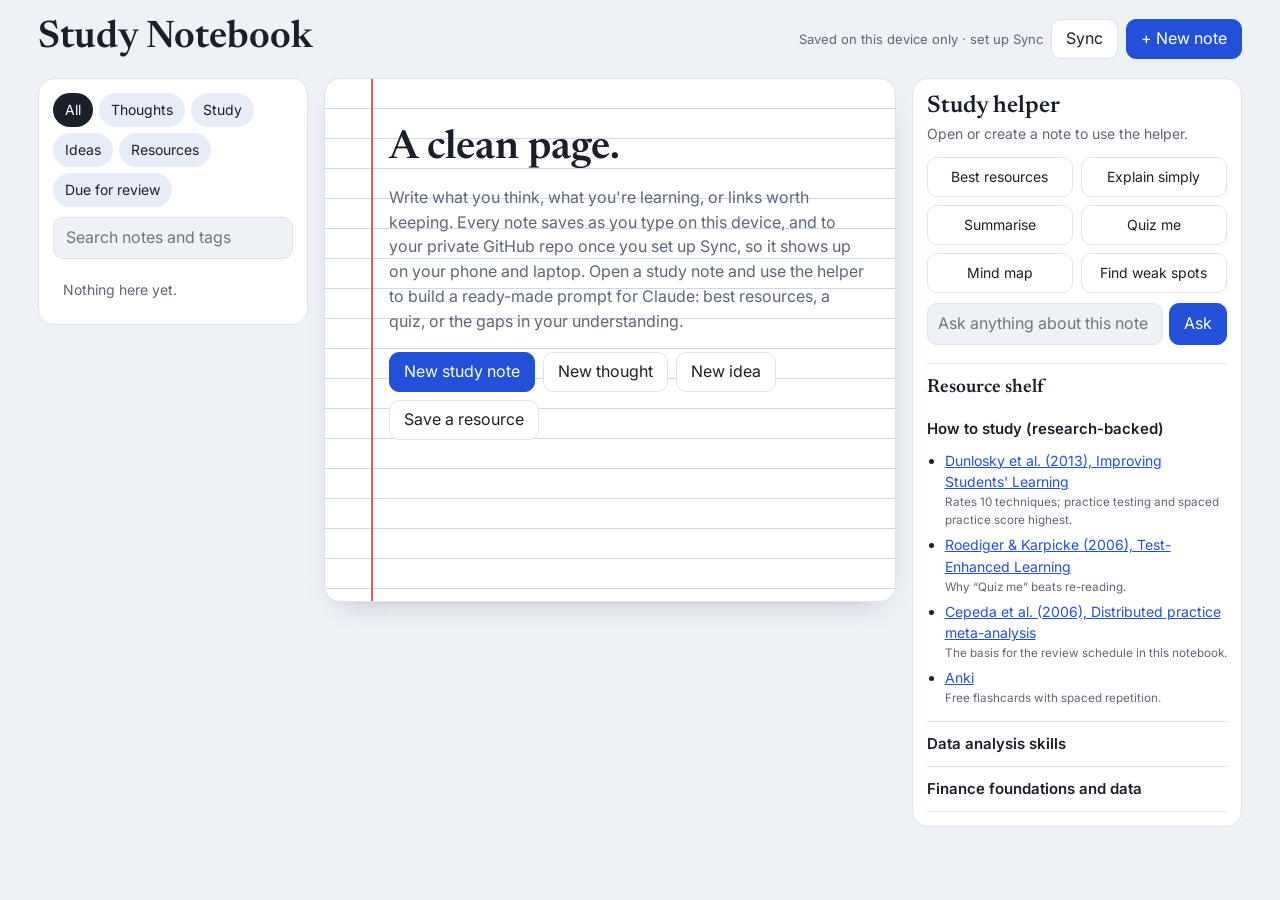
<file: notebook/index.html>
<!DOCTYPE html>
<html lang="en">
<head>
<meta charset="utf-8">
<meta name="viewport" content="width=device-width,initial-scale=1">
<title>Study Notebook</title>
<meta name="theme-color" content="#2350d8">
<meta name="apple-mobile-web-app-capable" content="yes">
<meta name="mobile-web-app-capable" content="yes">
<meta name="apple-mobile-web-app-title" content="Notebook">
<link rel="manifest" href="manifest.json">
<link rel="icon" href="icon-192.png">
<link rel="apple-touch-icon" href="icon-180.png">
<link rel="preconnect" href="https://fonts.googleapis.com">
<link href="https://fonts.googleapis.com/css2?family=Newsreader:opsz,wght@6..72,500;6..72,600&family=Inter:wght@400;500;600&display=swap" rel="stylesheet">
<style>
/* VOICE: calm, studious, a tool you open every day.
   IDEA: a ruled exercise notebook — blue lines, red margin, tabbed sections.
   PICTURE: the open ruled page itself, centre stage, with the note list as tabs beside it.
   COLOUR and TYPE: paper white, ink, rule blue, margin red as accent; Newsreader titles, Inter body.
   LAYOUT: list | page | study helper; stacks on narrow screens. */
:root{color-scheme:light dark;
--bg:light-dark(#eef1f6,#12151c);--paper:light-dark(#ffffff,#1b1f29);--ink:light-dark(#1b1f2a,#e7e9ef);
--mute:light-dark(#5d6576,#9aa2b4);--rule:light-dark(#c9d8f0,#2a3345);--margin:light-dark(#e05a5a,#c65454);
--accent:light-dark(#2350d8,#7d9bff);--line:light-dark(#dde3ee,#2b3140);--chip:light-dark(#e6ecf9,#232a3a)}
:root[data-theme=light]{color-scheme:light}:root[data-theme=dark]{color-scheme:dark}
*{box-sizing:border-box;min-width:0}
body{margin:0;background:var(--bg);color:var(--ink);font:16px/1.55 Inter,system-ui,sans-serif;overflow-x:clip}
h1,h2,h3{font-family:Newsreader,Georgia,serif;font-weight:600;line-height:1.1;margin:0}
button,input,select,textarea{font:inherit;color:inherit}
button{cursor:pointer;border:1px solid var(--line);background:var(--paper);border-radius:10px;padding:0 14px;min-height:40px}
button:hover{border-color:var(--accent)}
button.pri{background:var(--accent);border-color:var(--accent);color:#fff}
:focus-visible{outline:2px solid var(--accent);outline-offset:2px}
header{display:flex;flex-wrap:wrap;gap:12px;align-items:center;justify-content:space-between;padding:18px max(3vw,16px) 6px}
header h1{font-size:clamp(28px,4vw,38px)}
.status{font-size:13px;color:var(--mute)}
.app{display:grid;grid-template-columns:270px minmax(0,1fr) 330px;gap:16px;padding:12px max(3vw,16px) 32px;align-items:start}
.side,.help{background:var(--paper);border:1px solid var(--line);border-radius:16px;padding:14px}
.tabs{display:flex;flex-wrap:wrap;gap:6px;margin-bottom:10px}
.tabs button{min-height:34px;padding:0 11px;font-size:14px;border-radius:999px;background:var(--chip);border-color:transparent}
.tabs button[aria-pressed=true]{background:var(--ink);color:var(--paper)}
.search{width:100%;min-height:42px;border:1px solid var(--line);border-radius:10px;padding:0 12px;background:var(--bg);font-size:16px}
.list{list-style:none;margin:10px 0 0;padding:0;max-height:62vh;overflow:auto}
.list li button{width:100%;text-align:left;border:0;border-left:3px solid transparent;border-radius:8px;padding:9px 10px;background:none;display:block;min-height:44px}
.list li button[aria-current=true]{background:var(--chip);border-left-color:var(--margin)}
.list .t{font-weight:600;display:block;overflow:hidden;text-overflow:ellipsis;white-space:nowrap}
.list .m{font-size:13px;color:var(--mute);display:block;overflow:hidden;text-overflow:ellipsis;white-space:nowrap}
.due{color:var(--margin);font-weight:600}
.page{background:var(--paper);border:1px solid var(--line);border-radius:16px;box-shadow:0 12px 30px -18px rgb(20 30 60/.35);overflow:hidden}
.bar{display:flex;flex-wrap:wrap;gap:8px;align-items:center;padding:12px 16px;border-bottom:1px solid var(--line)}
.bar select{min-height:40px;border:1px solid var(--line);border-radius:10px;padding:0 10px;background:var(--paper);font-size:15px}
.bar .grow{flex:1}
.ttl{width:100%;border:0;background:none;font:600 clamp(26px,3vw,34px)/1.15 Newsreader,Georgia,serif;padding:18px 22px 4px 64px;outline-offset:-4px}
.tags{width:100%;border:0;background:none;font-size:14px;color:var(--mute);padding:4px 22px 10px 64px;outline-offset:-4px}
.body{display:block;width:100%;min-height:58vh;border:0;resize:vertical;font-size:17px;line-height:30px;padding:2px 22px 30px 64px;outline-offset:-4px;
background:linear-gradient(90deg,transparent 46px,var(--margin) 46px,var(--margin) 48px,transparent 48px),repeating-linear-gradient(transparent 0 29px,var(--rule) 29px 30px);background-attachment:local;background-color:var(--paper)}
.meta{display:flex;flex-wrap:wrap;gap:8px 16px;align-items:center;justify-content:space-between;padding:10px 16px;border-top:1px solid var(--line);font-size:13px;color:var(--mute)}
.empty{padding:48px 28px 56px 64px;background:linear-gradient(90deg,transparent 46px,var(--margin) 46px,var(--margin) 48px,transparent 48px),repeating-linear-gradient(transparent 0 29px,var(--rule) 29px 30px);min-height:58vh}
.empty h2{font-size:clamp(28px,3.4vw,40px);margin-bottom:14px}
.empty p{max-width:56ch;color:var(--mute);margin:0 0 18px}
.row{display:flex;flex-wrap:wrap;gap:8px}
.help h2{font-size:24px;margin-bottom:4px}
.help p.s{font-size:14px;color:var(--mute);margin:0 0 12px}
.acts{display:grid;grid-template-columns:1fr 1fr;gap:8px}
.acts button{font-size:14px;padding:0 8px}
.ask{display:flex;gap:6px;margin-top:10px}
.ask input{flex:1;min-height:42px;border:1px solid var(--line);border-radius:10px;padding:0 10px;background:var(--bg);font-size:16px}
.out{white-space:pre-wrap;font-size:15px;line-height:1.55;background:var(--bg);border-radius:12px;padding:12px;margin-top:12px;max-height:46vh;overflow:auto}
.out a{color:var(--accent);overflow-wrap:anywhere}
.shelf{margin-top:18px;border-top:1px solid var(--line);padding-top:14px}
.shelf h3{font-size:19px;margin-bottom:8px}
.shelf details{border-bottom:1px solid var(--line);padding:6px 0}
.shelf summary{cursor:pointer;font-weight:600;font-size:15px;min-height:32px;display:flex;align-items:center}
.shelf ul{margin:4px 0 8px;padding-left:18px;font-size:14px}
.shelf li{margin:5px 0}.shelf a{color:var(--accent)}.shelf small{color:var(--mute);display:block}
.nw{position:relative}
.pick{position:absolute;right:0;top:calc(100% + 6px);z-index:8;background:var(--paper);border:1px solid var(--line);border-radius:12px;padding:8px;display:grid;gap:4px;min-width:190px;box-shadow:0 14px 30px -14px rgb(20 30 60/.45)}
.pick[hidden]{display:none}.pick span{font-size:13px;color:var(--mute);padding:2px 6px}.pick button{text-align:left;border:0}
.pick button:hover,.pick button:focus-visible{background:var(--chip)}
dialog{border:1px solid var(--line);border-radius:16px;background:var(--paper);color:var(--ink);max-width:min(460px,92vw);padding:20px}
dialog::backdrop{background:rgb(10 14 24/.5)}dialog h2{font-size:26px;margin-bottom:8px}dialog p{font-size:14px;color:var(--mute);margin:0 0 12px}
dialog label{display:block;font-size:14px;font-weight:500;margin-bottom:10px}dialog input{display:block;width:100%;min-height:44px;margin-top:4px;border:1px solid var(--line);border-radius:10px;padding:0 10px;background:var(--bg);font-size:16px}
.smsg{color:var(--margin)!important;min-height:1.2em}
.toast{position:fixed;left:50%;bottom:20px;transform:translateX(-50%);background:var(--ink);color:var(--paper);padding:10px 16px;border-radius:12px;display:none;gap:12px;align-items:center;z-index:9}
.toast button{min-height:34px;background:none;color:inherit;border-color:currentColor}
@media(max-width:1100px){.app{grid-template-columns:250px minmax(0,1fr)}.help{grid-column:1/-1}}
@media(max-width:720px){.app{grid-template-columns:minmax(0,1fr)}.list{max-height:240px}.ttl,.tags,.body{padding-left:52px}.body{background:linear-gradient(90deg,transparent 36px,var(--margin) 36px,var(--margin) 38px,transparent 38px),repeating-linear-gradient(transparent 0 29px,var(--rule) 29px 30px);background-attachment:local}.empty{padding-left:52px}}
@media(prefers-reduced-motion:no-preference){.page{animation:up .35s ease-out}@keyframes up{from{opacity:0;transform:translateY(6px)}}}
</style>
</head>
<body>
<header>
  <h1>Study Notebook</h1>
  <div class="row" style="align-items:center">
    <span class="status" id="status">Opening your notebook…</span>
    <button id="syncBtn">Sync</button>
    <span class="nw"><button class="pri" id="newBtn" aria-haspopup="true" aria-expanded="false">+ New note</button>
    <div class="pick" id="pick" hidden role="menu" aria-label="Choose a section"><span>Which section?</span>
      <button data-new="thoughts" role="menuitem">Thoughts</button><button data-new="study" role="menuitem">Study</button><button data-new="ideas" role="menuitem">Ideas</button><button data-new="resources" role="menuitem">Resources</button></div></span>
  </div>
</header>

<main class="app">
  <aside class="side" aria-label="Notes">
    <div class="tabs" id="tabs"></div>
    <input class="search" id="q" type="search" placeholder="Search notes and tags" aria-label="Search notes">
    <ul class="list" id="list"></ul>
  </aside>

  <section class="page" id="page" aria-label="Note"></section>

  <aside class="help" aria-label="Study helper">
    <h2>Study helper</h2>
    <p class="s" id="helpHint">Builds a ready-made prompt from your open note for you to paste into Claude.</p>
    <div class="acts">
      <button data-act="resources">Best resources</button>
      <button data-act="explain">Explain simply</button>
      <button data-act="summary">Summarise</button>
      <button data-act="quiz">Quiz me</button>
      <button data-act="mindmap">Mind map</button>
      <button data-act="critique">Find weak spots</button>
    </div>
    <form class="ask" id="askForm"><input id="askIn" placeholder="Ask anything about this note" aria-label="Ask a question"><button class="pri">Ask</button></form>
    <div class="out" id="out" hidden></div>

    <div class="shelf">
      <h3>Resource shelf</h3>
      <details open><summary>How to study (research-backed)</summary><ul>
        <li><a href="https://journals.sagepub.com/doi/10.1177/1529100612453266">Dunlosky et al. (2013), Improving Students' Learning</a><small>Rates 10 techniques; practice testing and spaced practice score highest.</small></li>
        <li><a href="https://journals.sagepub.com/doi/10.1111/j.1467-9280.2006.01693.x">Roediger &amp; Karpicke (2006), Test-Enhanced Learning</a><small>Why “Quiz me” beats re-reading.</small></li>
        <li><a href="https://doi.org/10.1037/0033-2909.132.3.354">Cepeda et al. (2006), Distributed practice meta-analysis</a><small>The basis for the review schedule in this notebook.</small></li>
        <li><a href="https://apps.ankiweb.net/">Anki</a><small>Free flashcards with spaced repetition.</small></li>
      </ul></details>
      <details><summary>Data analysis skills</summary><ul>
        <li><a href="https://sqlbolt.com/">SQLBolt</a><small>Interactive SQL lessons, free.</small></li>
        <li><a href="https://www.kaggle.com/learn">Kaggle Learn</a><small>Short Python, pandas, SQL and visualisation courses.</small></li>
        <li><a href="https://wesmckinney.com/book/">Python for Data Analysis, 3rd ed.</a><small>Free online edition by the creator of pandas.</small></li>
        <li><a href="https://learn.microsoft.com/en-us/training/powerplatform/power-bi">Microsoft Learn: Power BI</a><small>Official free training paths.</small></li>
        <li><a href="https://www.coursera.org/professional-certificates/google-data-analytics">Google Data Analytics Certificate</a><small>Structured beginner path (paid, financial aid available).</small></li>
      </ul></details>
      <details><summary>Finance foundations and data</summary><ul>
        <li><a href="https://www.khanacademy.org/economics-finance-domain/core-finance">Khan Academy: Finance and capital markets</a><small>Free fundamentals.</small></li>
        <li><a href="https://ocw.mit.edu/courses/15-401-finance-theory-i-fall-2008/">MIT OCW 15.401 Finance Theory I</a><small>Full university course, free.</small></li>
        <li><a href="https://pages.stern.nyu.edu/~adamodar/">Aswath Damodaran, NYU Stern</a><small>Valuation lectures and free industry datasets.</small></li>
        <li><a href="https://www.sec.gov/edgar/search/">SEC EDGAR full-text search</a><small>Real 10-K and 10-Q filings to practise on.</small></li>
        <li><a href="https://fred.stlouisfed.org/">FRED, St. Louis Fed</a><small>Free economic time series for projects.</small></li>
      </ul></details>
    </div>
  </aside>
</main>

<dialog id="sync"><form id="sform">
  <h2>Sync with GitHub</h2>
  <p>Your notes are saved in a <b>private</b> repo of yours as <code>notes.json</code>. Each phone or laptop needs this once. The token stays in this browser only.</p>
  <label>GitHub username<input id="so" autocomplete="off" required></label>
  <label>Private repo name<input id="sr" autocomplete="off" required></label>
  <label>Fine-grained token<input id="st" type="password" autocomplete="off" required></label>
  <p class="smsg" id="smsg" role="status"></p>
  <div class="row"><button class="pri">Connect</button><button type="button" id="sclose">Cancel</button><button type="button" id="soff">Disconnect this device</button></div>
</form></dialog>
<div class="toast" id="toast" role="status"><span id="toastMsg"></span><button id="undoBtn">Undo</button></div>

<script>
{
const NBS=[["all","All"],["thoughts","Thoughts"],["study","Study"],["ideas","Ideas"],["resources","Resources"],["due","Due for review"]];
const GAPS=[1,3,7,16,35];
const DAY=864e5;
const S={notes:{},active:null,nb:"all",q:"",timer:null,saving:{},lastDeleted:null,col:null,mode:"loading"};
const $=id=>document.getElementById(id);
const esc=s=>String(s??"").replace(/[&<>"']/g,c=>({"&":"&amp;","<":"&lt;",">":"&gt;",'"':"&quot;","'":"&#39;"}[c]));
const fmt=t=>t?new Date(t).toLocaleDateString(undefined,{day:"numeric",month:"short"}):"";
const isDue=n=>n.nextReview&&n.nextReview<=Date.now();
const status=t=>{$("status").textContent=t};

/* ---------- storage: this device + a private GitHub repo ---------- */
const LS="studyNotebook.v1",CFG="studyNotebook.gh";
let cfg=null;try{cfg=JSON.parse(localStorage.getItem(CFG)||"null")}catch(e){}
function lsLoad(){try{return JSON.parse(localStorage.getItem(LS)||"{}")}catch(e){return {}}}
function lsSave(){try{localStorage.setItem(LS,JSON.stringify(S.notes))}catch(e){status("This browser blocked saving")}}
const b64e=str=>{const by=new TextEncoder().encode(str);let bin="";for(let i=0;i<by.length;i+=8192)bin+=String.fromCharCode(...by.subarray(i,i+8192));return btoa(bin)};
const b64d=b=>new TextDecoder().decode(Uint8Array.from(atob(b.replace(/\n/g,"")),c=>c.charCodeAt(0)));
const api=()=>`https://api.github.com/repos/${encodeURIComponent(cfg.owner)}/${encodeURIComponent(cfg.repo)}/contents/notes.json`;
const hdr=()=>({Authorization:"Bearer "+cfg.token,Accept:"application/vnd.github+json","X-GitHub-Api-Version":"2022-11-28"});
let sha=null,pushT=null,busy=false,again=false;
function merge(remote){
  for(const id in remote){const r=remote[id],l=S.notes[id];if(!l||(r.updated||0)>(l.updated||0))S.notes[id]={...r,id}}
}
async function pull(){
  const r=await fetch(api(),{headers:hdr(),cache:"no-store"});
  if(r.status===404){sha=null;return}
  if(!r.ok)throw r.status;
  const j=await r.json();sha=j.sha;merge(JSON.parse(b64d(j.content)||"{}"));lsSave();
}
async function push(){
  if(!cfg)return;
  if(busy){again=true;return}busy=true;status("Syncing…");
  try{
    for(let tries=0;tries<2;tries++){
      const body={message:"Update notes",content:b64e(JSON.stringify(S.notes)),...(sha?{sha}:{})};
      const r=await fetch(api(),{method:"PUT",headers:{...hdr(),"Content-Type":"application/json"},body:JSON.stringify(body)});
      if(r.ok){sha=(await r.json()).content.sha;status("Synced to GitHub · "+new Date().toLocaleTimeString([], {hour:"2-digit",minute:"2-digit"}));break}
      if((r.status===409||r.status===422)&&tries===0){await pull();continue}
      throw r.status;
    }
  }catch(e){status(e===401?"GitHub token rejected: open Sync":"Saved on this device; GitHub sync failed")}
  busy=false;if(again){again=false;push()}
}
async function persist(n){lsSave();if(!cfg){status("Saved on this device only");return}status("Saving…");clearTimeout(pushT);pushT=setTimeout(push,1500)}
async function wipe(id){S.notes[id]={id,deleted:true,updated:Date.now()};persist(S.notes[id])}
async function boot(){
  S.notes=lsLoad();for(const k in S.notes)S.notes[k].id=k;pickFirst();render();
  if(!cfg){status("Saved on this device only · set up Sync");return}
  status("Syncing…");
  try{await pull();pickFirst();S.reloadEditor=true;render();status("Synced to GitHub")}
  catch(e){status(e===401?"GitHub token rejected: open Sync":"Offline? Showing notes saved on this device")}
}
boot();
document.addEventListener("visibilitychange",()=>{if(document.visibilityState==="visible"&&cfg&&!busy){pull().then(()=>{S.reloadEditor=document.activeElement?.closest?.("#page")==null;render()}).catch(()=>{})}else if(document.visibilityState==="hidden"&&cfg){clearTimeout(pushT);push()}});

/* ---------- view ---------- */
function visible(){
  const q=S.q.toLowerCase();
  return Object.values(S.notes).filter(n=>{
    if(n.deleted)return false;
    if(S.nb==="due"){if(!isDue(n))return false}else if(S.nb!=="all"&&n.nb!==S.nb)return false;
    if(!q)return true;
    return (n.title+" "+n.body+" "+(n.tags||[]).join(" ")).toLowerCase().includes(q);
  }).sort((a,b)=>(b.pinned?1:0)-(a.pinned?1:0)||(b.updated||0)-(a.updated||0));
}
function pickFirst(){if(!S.active||!S.notes[S.active]){const v=visible();S.active=v[0]?.id||null}S.reloadEditor=true}
function render(){
  const due=Object.values(S.notes).filter(n=>!n.deleted&&isDue(n)).length;
  $("tabs").innerHTML=NBS.map(([k,l])=>`<button data-nb="${k}" aria-pressed="${S.nb===k}">${l}${k==="due"&&due?` · ${due}`:""}</button>`).join("");
  const v=visible();
  $("list").innerHTML=v.length?v.map(n=>`<li><button data-id="${esc(n.id)}" aria-current="${n.id===S.active}">
    <span class="t">${n.pinned?"Pinned · ":""}${esc(n.title||"Untitled")}</span>
    <span class="m">${isDue(n)?'<span class="due">Review due · </span>':""}${esc(NBS.find(x=>x[0]===n.nb)?.[1]||"")} · ${fmt(n.updated)} ${esc((n.body||"").slice(0,60))}</span></button></li>`).join("")
    :`<li class="m" style="padding:10px;color:var(--mute);font-size:14px">${S.q?"No notes match.":"Nothing here yet."}</li>`;
  if(S.reloadEditor){S.reloadEditor=false;drawPage()}
  else drawMeta();
}
function drawPage(){
  const n=S.notes[S.active];
  if(!n){$("page").innerHTML=`<div class="empty"><h2>A clean page.</h2>
    <p>Write what you think, what you're learning, or links worth keeping. Every note saves as you type on this device, and to your private GitHub repo once you set up Sync, so it shows up on your phone and laptop. Open a study note and use the helper to build a ready-made prompt for Claude: best resources, a quiz, or the gaps in your understanding.</p>
    <div class="row"><button class="pri" data-new="study">New study note</button><button data-new="thoughts">New thought</button><button data-new="ideas">New idea</button><button data-new="resources">Save a resource</button></div></div>`;
    $("helpHint").textContent="Open or create a note to use the helper.";return}
  $("helpHint").textContent="Works on “"+(n.title||"Untitled")+"”.";
  $("page").innerHTML=`<div class="bar">
    <select id="nbSel" aria-label="Section">${NBS.filter(x=>!["all","due"].includes(x[0])).map(([k,l])=>`<option value="${k}"${n.nb===k?" selected":""}>${l}</option>`).join("")}</select>
    <span class="grow"></span>
    <button id="pinBtn" aria-pressed="${!!n.pinned}">${n.pinned?"Unpin":"Pin"}</button>
    <button id="mdBtn">Copy as Markdown</button>
    <button id="delBtn">Delete</button></div>
    <input class="ttl" id="ttl" placeholder="Title" aria-label="Title">
    <input class="tags" id="tg" placeholder="Tags, comma separated (e.g. SQL, ratios, week 2)" aria-label="Tags">
    <textarea class="body" id="bd" placeholder="Start writing…" aria-label="Note"></textarea>
    <div class="meta" id="meta"></div>`;
  $("ttl").value=n.title||"";$("tg").value=(n.tags||[]).join(", ");$("bd").value=n.body||"";
  drawMeta();
}
function drawMeta(){
  const n=S.notes[S.active],m=$("meta");if(!n||!m)return;
  const lvl=n.level||0,words=(n.body||"").trim().split(/\s+/).filter(Boolean).length;
  const next=n.nextReview?(isDue(n)?"Review due now":"Next review "+fmt(n.nextReview)):"Not in review yet";
  m.innerHTML=`<span>${words} words · edited ${fmt(n.updated)} · ${next}</span>
    <span class="row"><button id="revBtn">${n.nextReview?"I reviewed this":"Start reviewing"}</button>${n.nextReview?'<button id="revOff">Stop</button>':""}</span>`;
  m.title=n.nextReview?`Review step ${lvl+1} of ${GAPS.length}: gaps of ${GAPS.join(", ")} days`:"";
}

/* ---------- actions ---------- */
function newNote(nb){
  const id="n"+Date.now().toString(36)+Math.random().toString(36).slice(2,6);
  const now=Date.now();
  S.notes[id]={id,nb:nb||(["all","due"].includes(S.nb)?"study":S.nb),title:"",body:"",tags:[],pinned:false,created:now,updated:now};
  S.active=id;S.q="";$("q").value="";if(S.nb!=="all"&&S.nb!==S.notes[id].nb)S.nb="all";
  S.reloadEditor=true;render();persist(S.notes[id]);$("ttl")?.focus();
}
function edit(patch){
  const n=S.notes[S.active];if(!n)return;
  Object.assign(n,patch,{updated:Date.now()});status("Saving…");
  clearTimeout(S.timer);S.timer=setTimeout(()=>{persist(n);render()},700);
}
function toast(msg,undo){
  $("toastMsg").textContent=msg;$("undoBtn").style.display=undo?"":"none";$("toast").style.display="flex";
  clearTimeout(S.tt);S.tt=setTimeout(()=>$("toast").style.display="none",6000);
}
async function copy(text,msg){try{await navigator.clipboard.writeText(text);toast(msg||"Copied")}catch(e){toast("Copy was blocked by the browser")}}

function showPick(on){$("pick").hidden=!on;$("newBtn").setAttribute("aria-expanded",on);if(on)$("pick").querySelector("button").focus()}
document.addEventListener("click",e=>{
  if(!e.target.closest(".nw"))showPick(false);
  const b=e.target.closest("button");if(!b)return;
  if(b.dataset.nb){S.nb=b.dataset.nb;render();return}
  if(b.dataset.id){flush();S.active=b.dataset.id;S.reloadEditor=true;render();return}
  if(b.dataset.new){showPick(false);newNote(b.dataset.new);return}
  if(b.dataset.act){runHelper(b.dataset.act);return}
  const n=S.notes[S.active];
  switch(b.id){
    case "newBtn":showPick($("pick").hidden);break;
    case "pinBtn":n.pinned=!n.pinned;n.updated=Date.now();persist(n);S.reloadEditor=true;render();break;
    case "mdBtn":copy(`# ${n.title||"Untitled"}\n\n${(n.tags||[]).length?"Tags: "+n.tags.join(", ")+"\n\n":""}${n.body||""}`,"Copied as Markdown");break;
    case "delBtn":S.lastDeleted={...n};wipe(n.id);S.active=null;pickFirst();render();toast("Note deleted",true);break;
    case "undoBtn":if(S.lastDeleted){const d={...S.lastDeleted,updated:Date.now()};S.notes[d.id]=d;S.active=d.id;S.lastDeleted=null;persist(d);S.reloadEditor=true;render();$("toast").style.display="none"}break;
    case "revBtn":{const lvl=n.nextReview?Math.min((n.level||0)+1,GAPS.length-1):0;n.level=lvl;n.nextReview=Date.now()+GAPS[lvl]*DAY;n.updated=Date.now();persist(n);render();drawMeta();toast("Next review in "+GAPS[lvl]+" days");break}
    case "revOff":delete n.nextReview;delete n.level;n.updated=Date.now();persist(n);render();drawMeta();break;
  }
});
function flush(){if(S.timer){clearTimeout(S.timer);S.timer=null;const n=S.notes[S.active];if(n)persist(n)}}
document.addEventListener("input",e=>{
  const id=e.target.id;
  if(id==="q"){S.q=e.target.value;render();return}
  if(id==="ttl")edit({title:e.target.value});
  else if(id==="bd")edit({body:e.target.value});
  else if(id==="tg")edit({tags:e.target.value.split(",").map(s=>s.trim()).filter(Boolean)});
});
document.addEventListener("change",e=>{if(e.target.id==="nbSel"){edit({nb:e.target.value});flush();render()}});
document.addEventListener("keydown",e=>{if(e.key==="Escape"&&!$("pick").hidden){showPick(false);$("newBtn").focus()}
if((e.ctrlKey||e.metaKey)&&e.key.toLowerCase()==="s"){e.preventDefault();flush()}});
window.addEventListener("pagehide",flush);
$("askForm").addEventListener("submit",e=>{e.preventDefault();const q=$("askIn").value.trim();if(q)runHelper("ask",q)});

/* ---------- study helper (asks Claude) ---------- */
const TASKS={
  resources:"Recommend the 5–7 best free or widely respected resources for learning what this note covers. Prefer official documentation, university courses, peer-reviewed or primary sources. For each: name, full https:// link, one line on why it fits and the level (beginner/intermediate). Only give links you are confident exist; if unsure, name the resource without a link. End with one line: 'Verify each link before relying on it.'",
  explain:"Explain the core idea of this note to a beginner in plain language, with one concrete real-world example (a finance or business example if it fits) and a short analogy. Under 200 words.",
  summary:"Summarise this note into 5–8 crisp bullet points a student could revise from. Use '- ' bullets.",
  quiz:"Write 5 short retrieval-practice questions on this note, mixing recall and application. List the questions first, then a line 'Answers', then numbered answers.",
  mindmap:"Turn this note into a text mind map: the central topic, then 3–6 branches, each with 2–4 sub-points, using indented '- ' lines.",
  critique:"Act as a demanding tutor. Point out gaps, misconceptions, or vague statements in this note, say what is correct and well thought out, and suggest the 3 most valuable things to learn next. Be direct and specific."
};
async function runHelper(kind,question){
  const n=S.notes[S.active];
  if(!n||!(n.title||n.body)){toast("Write something in a note first");return}
  const task=kind==="ask"?"Answer the student's question using the note as context. Be accurate; say if something is uncertain. Question: "+question:TASKS[kind];
  const prompt=`You are a sharp, honest study tutor helping a learner who is building skills as a financial data analyst.\n\nTASK: ${task}\n\nNOTE TITLE: ${n.title||"Untitled"}\nTAGS: ${(n.tags||[]).join(", ")||"none"}\nNOTE:\n${(n.body||"").slice(0,8000)}`;
  const out=$("out");out.hidden=false;out.textContent="";
  let ok=true;try{await navigator.clipboard.writeText(prompt)}catch(e){ok=false}
  const p=document.createElement("p");p.style.margin="0 0 8px";
  p.textContent=ok?"Prompt copied. Open Claude, paste it, then paste the useful part of the answer back into your note.":"Copy the prompt below, then paste it into Claude.";
  const a=document.createElement("a");a.href="https://claude.ai/new";a.target="_blank";a.rel="noopener";a.textContent="Open Claude →";
  out.append(p,a);
  if(!ok){const ta=document.createElement("textarea");ta.value=prompt;ta.readOnly=true;ta.style.cssText="width:100%;min-height:160px;margin-top:8px;font-size:14px";out.append(ta)}
}
/* ---------- sync settings ---------- */
function openSync(){
  $("so").value=cfg?.owner||"surabh-data";$("sr").value=cfg?.repo||"notebook-data";$("st").value=cfg?.token||"";$("smsg").textContent="";
  $("sync").showModal();
}
$("syncBtn").addEventListener("click",openSync);
$("sclose").addEventListener("click",()=>$("sync").close());
$("soff").addEventListener("click",()=>{cfg=null;sha=null;try{localStorage.removeItem(CFG)}catch(e){}$("sync").close();status("Saved on this device only · set up Sync")});
$("sform").addEventListener("submit",async e=>{
  e.preventDefault();
  const c={owner:$("so").value.trim(),repo:$("sr").value.trim(),token:$("st").value.trim()};
  if(!c.owner||!c.repo||!c.token){$("smsg").textContent="Fill in all three fields.";return}
  $("smsg").textContent="Checking…";
  try{
    const r=await fetch(`https://api.github.com/repos/${encodeURIComponent(c.owner)}/${encodeURIComponent(c.repo)}`,{headers:{Authorization:"Bearer "+c.token,Accept:"application/vnd.github+json"}});
    if(!r.ok){$("smsg").textContent=r.status===401?"Token rejected. Check you copied it fully.":"Can't reach that repo with this token. Check the names and that the token includes this repo.";return}
    const j=await r.json();
    if(!j.private){$("smsg").textContent="That repo is public, so anyone could read your notes. Make it private first.";return}
    cfg=c;try{localStorage.setItem(CFG,JSON.stringify(c))}catch(e){}
    $("smsg").textContent="Connected. Syncing…";
    await pull();await push();pickFirst();S.reloadEditor=true;render();$("sync").close();
  }catch(err){$("smsg").textContent="Network error. Try again."}
});
render();
}
</script>
</body>
</html>
</file>
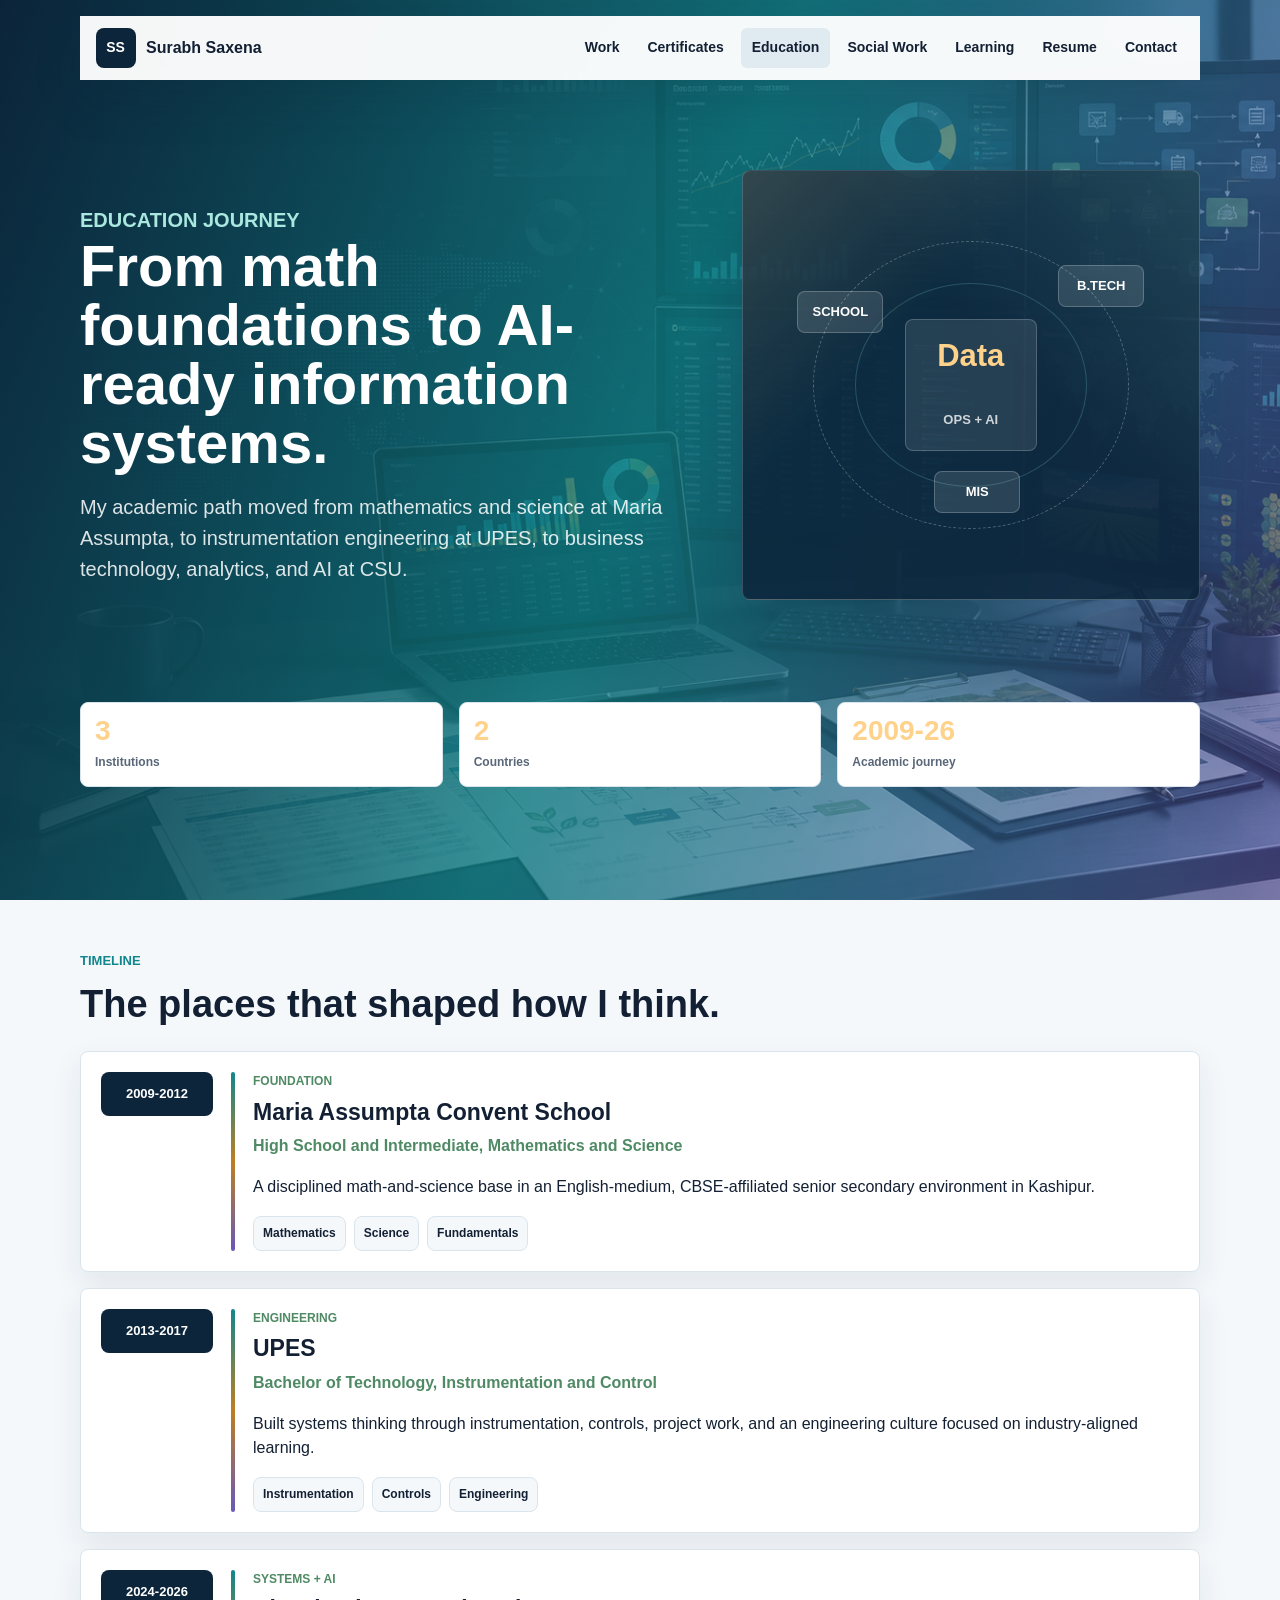
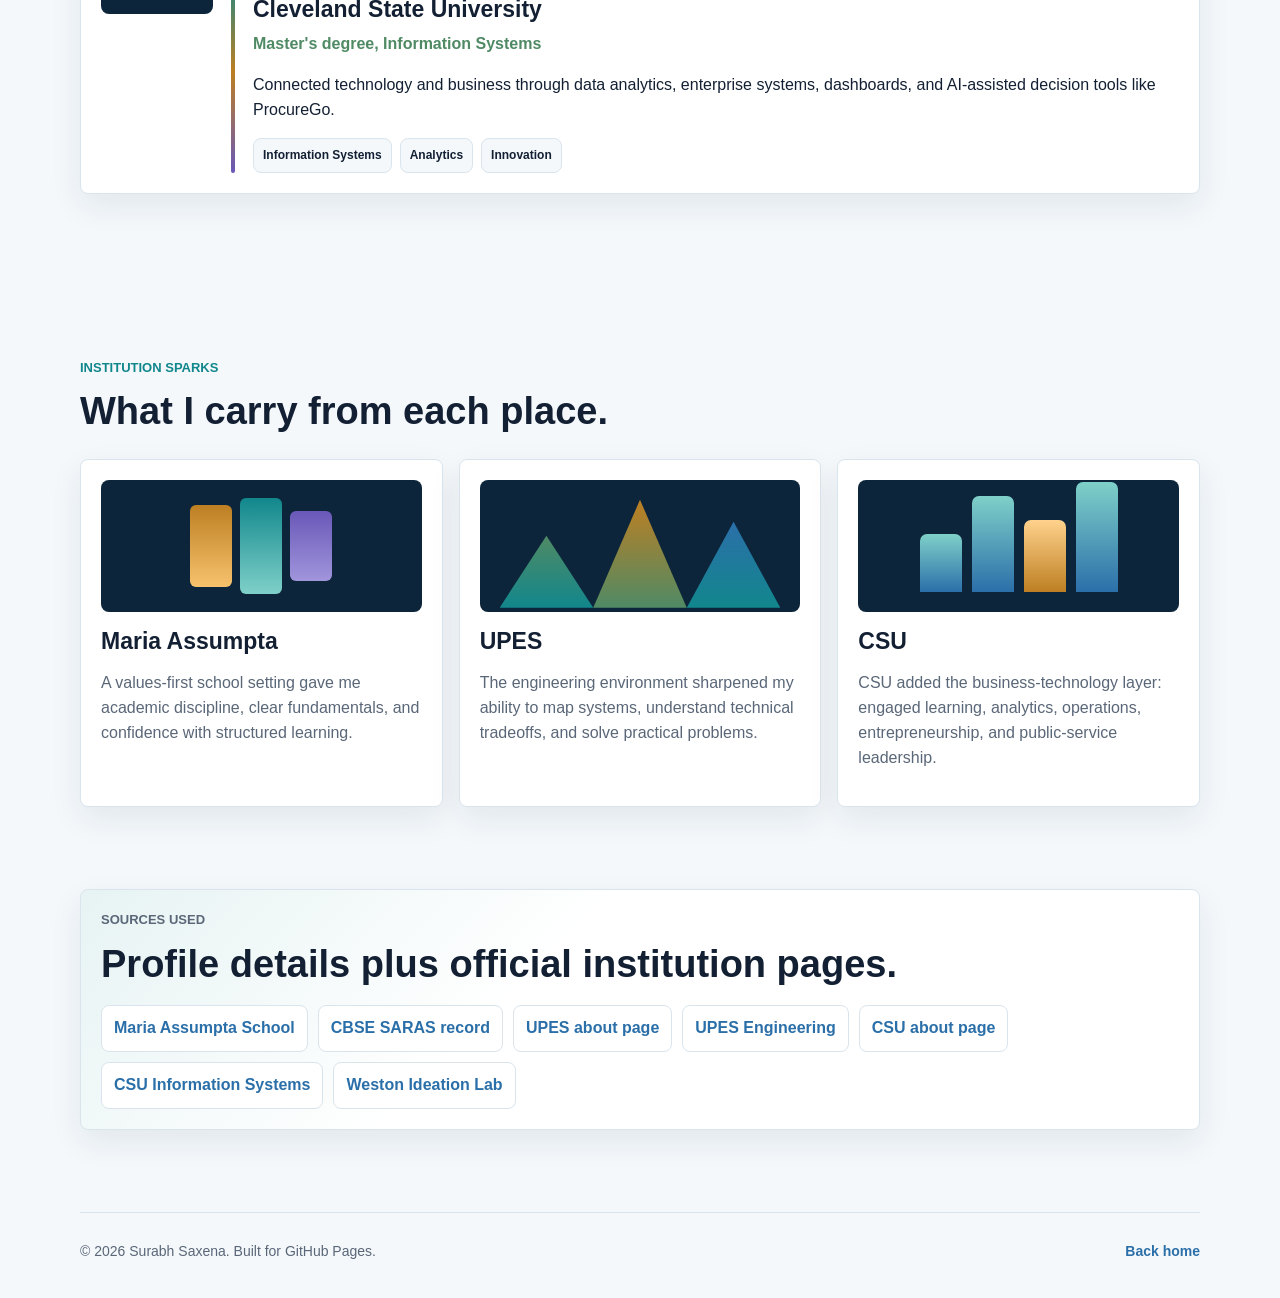
<file: education.html>
<!doctype html>
<html lang="en">
  <head>
    <meta charset="utf-8" />
    <meta name="viewport" content="width=device-width, initial-scale=1" />
    <title>Education | Surabh Saxena</title>
    <meta
      name="description"
      content="Surabh Saxena education journey: Maria Assumpta Convent School, UPES, and Cleveland State University."
    />
    <meta property="og:title" content="Education | Surabh Saxena" />
    <meta property="og:description" content="Academic path from math and science to engineering, information systems, AI, and operations." />
    <meta property="og:type" content="website" />
    <meta property="og:image" content="assets/surabh-csu-standing-focus.jpg" />
    <link rel="stylesheet" href="styles.css" />
  </head>
  <body>
    <header class="site-header light" data-header>
      <a class="brand" href="index.html" aria-label="Surabh Saxena home">
        <span class="brand-mark">SS</span>
        <span>Surabh Saxena</span>
      </a>
      <nav class="nav-links" aria-label="Primary navigation" data-nav-menu>
        <a href="index.html#work">Work</a>
        <a href="index.html#credentials">Certificates</a>
        <a href="education.html" aria-current="page">Education</a>
        <a href="social.html">Social Work</a>
        <a href="learning.html">Learning</a>
        <a href="assets/surabh-saxena-resume.pdf">Resume</a>
        <a href="index.html#contact">Contact</a>
      </nav>
      <button class="nav-toggle" type="button" aria-label="Open navigation" data-nav-toggle>
        <span></span>
        <span></span>
      </button>
    </header>

    <main>
      <section class="page-hero education-hero" aria-labelledby="education-hero-title">
        <div class="page-hero-copy reveal">
          <p class="eyebrow">Education Journey</p>
          <h1 id="education-hero-title">From math foundations to AI-ready information systems.</h1>
          <p>
            My academic path moved from mathematics and science at Maria Assumpta, to
            instrumentation engineering at UPES, to business technology, analytics, and AI at CSU.
          </p>
        </div>

        <div class="edu-orbit reveal" aria-label="Animated education journey graphic">
          <div class="edu-ring"></div>
          <div class="edu-ring two"></div>
          <div class="edu-core">
            <strong>Data</strong>
            <span>Ops + AI</span>
          </div>
          <span class="edu-node school">School</span>
          <span class="edu-node college">B.Tech</span>
          <span class="edu-node csu">MIS</span>
        </div>
      </section>

      <section class="section impact-strip education-strip" aria-label="Education summary">
        <div class="impact-stat reveal">
          <strong>3</strong>
          <span>Institutions</span>
        </div>
        <div class="impact-stat reveal">
          <strong>2</strong>
          <span>Countries</span>
        </div>
        <div class="impact-stat reveal">
          <strong>2009-26</strong>
          <span>Academic journey</span>
        </div>
      </section>

      <section class="section" aria-labelledby="education-title">
        <div class="section-heading reveal">
          <p class="eyebrow">Timeline</p>
          <h2 id="education-title">The places that shaped how I think.</h2>
        </div>

        <div class="education-map">
          <article class="edu-card reveal">
            <div class="edu-year">2009-2012</div>
            <div class="edu-line"></div>
            <div>
              <p class="project-kicker">Foundation</p>
              <h3>Maria Assumpta Convent School</h3>
              <p class="edu-meta">High School and Intermediate, Mathematics and Science</p>
              <p>
                A disciplined math-and-science base in an English-medium, CBSE-affiliated senior
                secondary environment in Kashipur.
              </p>
              <div class="edu-tags">
                <span>Mathematics</span>
                <span>Science</span>
                <span>Fundamentals</span>
              </div>
            </div>
          </article>

          <article class="edu-card reveal">
            <div class="edu-year">2013-2017</div>
            <div class="edu-line"></div>
            <div>
              <p class="project-kicker">Engineering</p>
              <h3>UPES</h3>
              <p class="edu-meta">Bachelor of Technology, Instrumentation and Control</p>
              <p>
                Built systems thinking through instrumentation, controls, project work, and an
                engineering culture focused on industry-aligned learning.
              </p>
              <div class="edu-tags">
                <span>Instrumentation</span>
                <span>Controls</span>
                <span>Engineering</span>
              </div>
            </div>
          </article>

          <article class="edu-card reveal">
            <div class="edu-year">2024-2026</div>
            <div class="edu-line"></div>
            <div>
              <p class="project-kicker">Systems + AI</p>
              <h3>Cleveland State University</h3>
              <p class="edu-meta">Master's degree, Information Systems</p>
              <p>
                Connected technology and business through data analytics, enterprise systems,
                dashboards, and AI-assisted decision tools like ProcureGo.
              </p>
              <div class="edu-tags">
                <span>Information Systems</span>
                <span>Analytics</span>
                <span>Innovation</span>
              </div>
            </div>
          </article>
        </div>
      </section>

      <section class="section institution-section" aria-labelledby="institution-title">
        <div class="section-heading reveal">
          <p class="eyebrow">Institution Sparks</p>
          <h2 id="institution-title">What I carry from each place.</h2>
        </div>

        <div class="spark-grid">
          <article class="spark-card reveal">
            <div class="spark-graphic book-graphic" aria-hidden="true">
              <span></span><span></span><span></span>
            </div>
            <h3>Maria Assumpta</h3>
            <p>
              A values-first school setting gave me academic discipline, clear fundamentals,
              and confidence with structured learning.
            </p>
          </article>

          <article class="spark-card reveal">
            <div class="spark-graphic hill-graphic" aria-hidden="true">
              <span></span><span></span><span></span>
            </div>
            <h3>UPES</h3>
            <p>
              The engineering environment sharpened my ability to map systems, understand
              technical tradeoffs, and solve practical problems.
            </p>
          </article>

          <article class="spark-card reveal">
            <div class="spark-graphic skyline-graphic" aria-hidden="true">
              <span></span><span></span><span></span><span></span>
            </div>
            <h3>CSU</h3>
            <p>
              CSU added the business-technology layer: engaged learning, analytics, operations,
              entrepreneurship, and public-service leadership.
            </p>
          </article>
        </div>
      </section>

      <section class="section source-section" aria-labelledby="education-source-title">
        <div class="source-panel reveal">
          <p class="eyebrow">Sources Used</p>
          <h2 id="education-source-title">Profile details plus official institution pages.</h2>
          <div class="source-links">
            <a href="https://mariaschoolkashipur.org/">Maria Assumpta School</a>
            <a href="https://saras.cbse.gov.in/SARAS/AffiliatedList/AfflicationDetails/3530075">CBSE SARAS record</a>
            <a href="https://www.upes.ac.in/about-us">UPES about page</a>
            <a href="https://www.upes.ac.in/school-of-advanced-engineering">UPES Engineering</a>
            <a href="https://www.csuohio.edu/about-csu">CSU about page</a>
            <a href="https://business.csuohio.edu/information-systems">CSU Information Systems</a>
            <a href="https://business.csuohio.edu/entrepreneurship/welcome-weston-ideation-lab">Weston Ideation Lab</a>
          </div>
        </div>
      </section>
    </main>

    <footer class="site-footer">
      <p>&copy; <span data-year></span> Surabh Saxena. Built for GitHub Pages.</p>
      <a href="index.html">Back home</a>
    </footer>

    <script src="script.js"></script>
  </body>
</html>
</file>
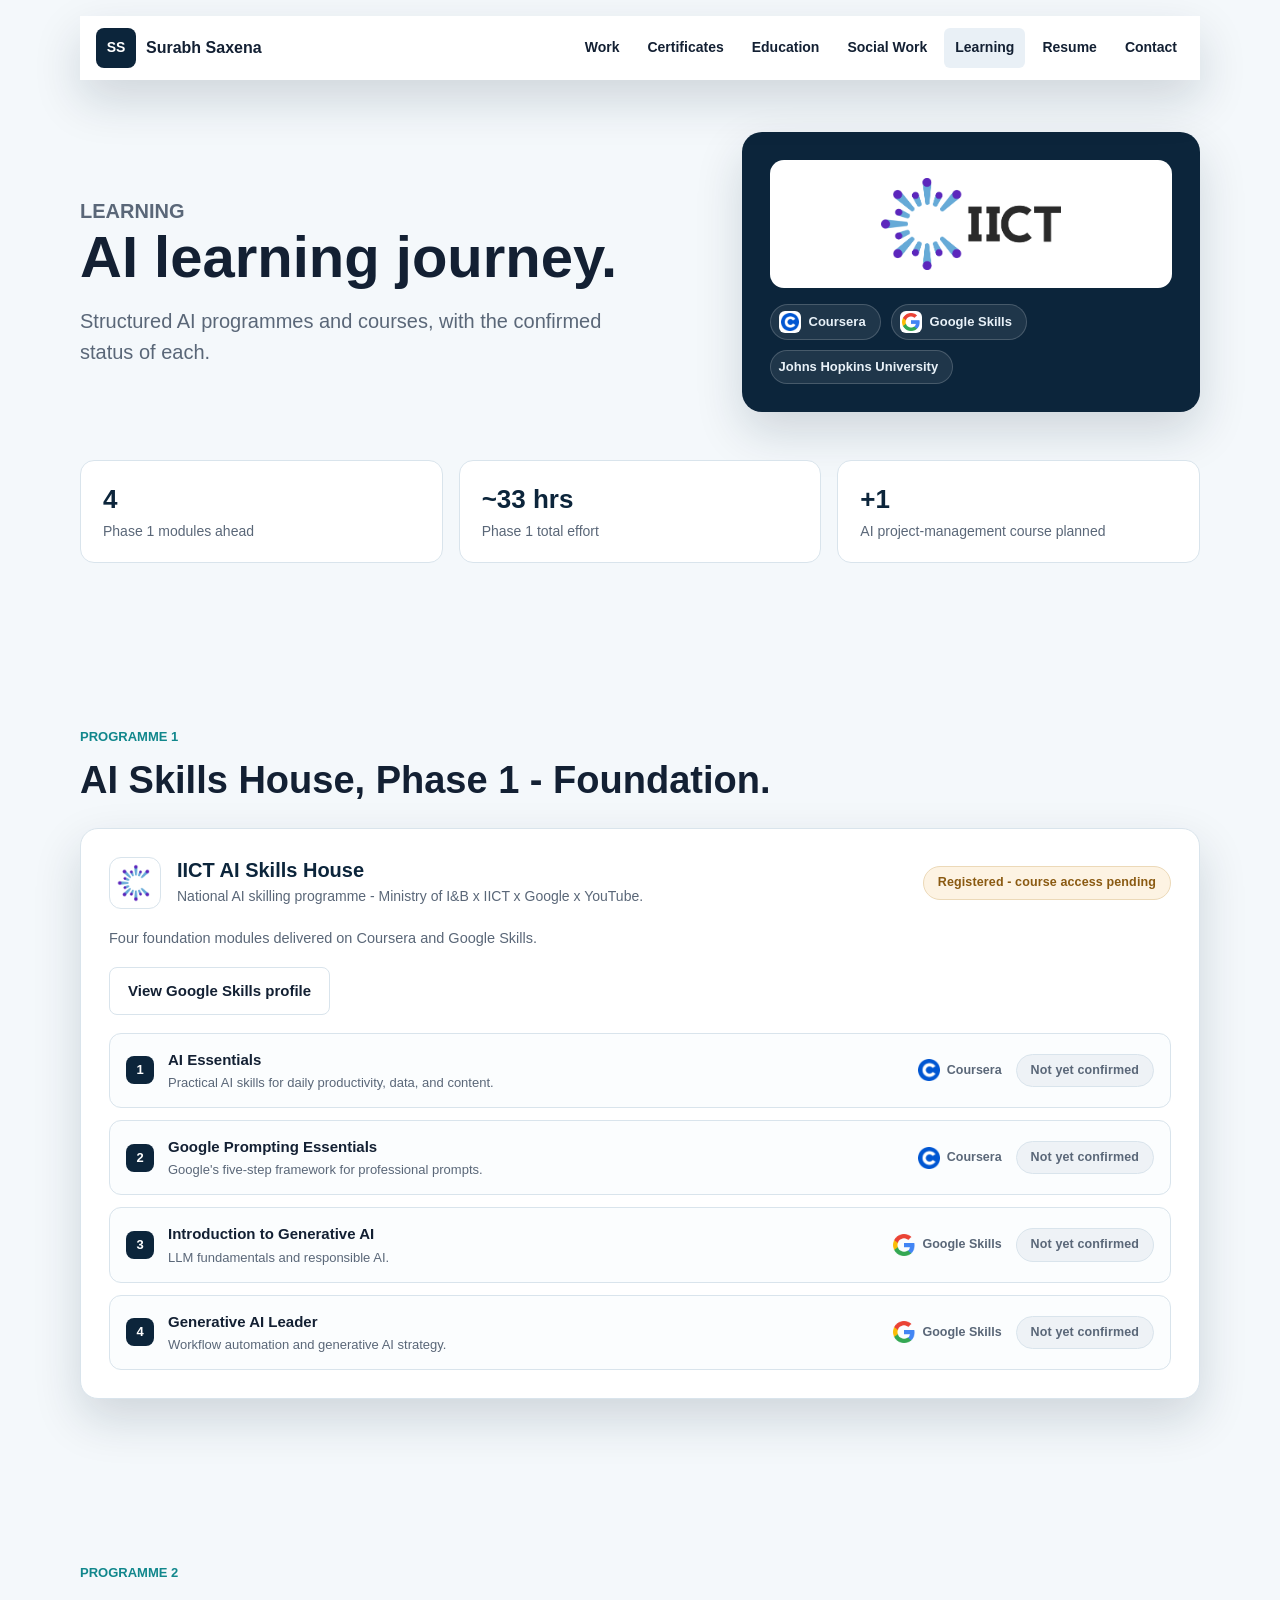
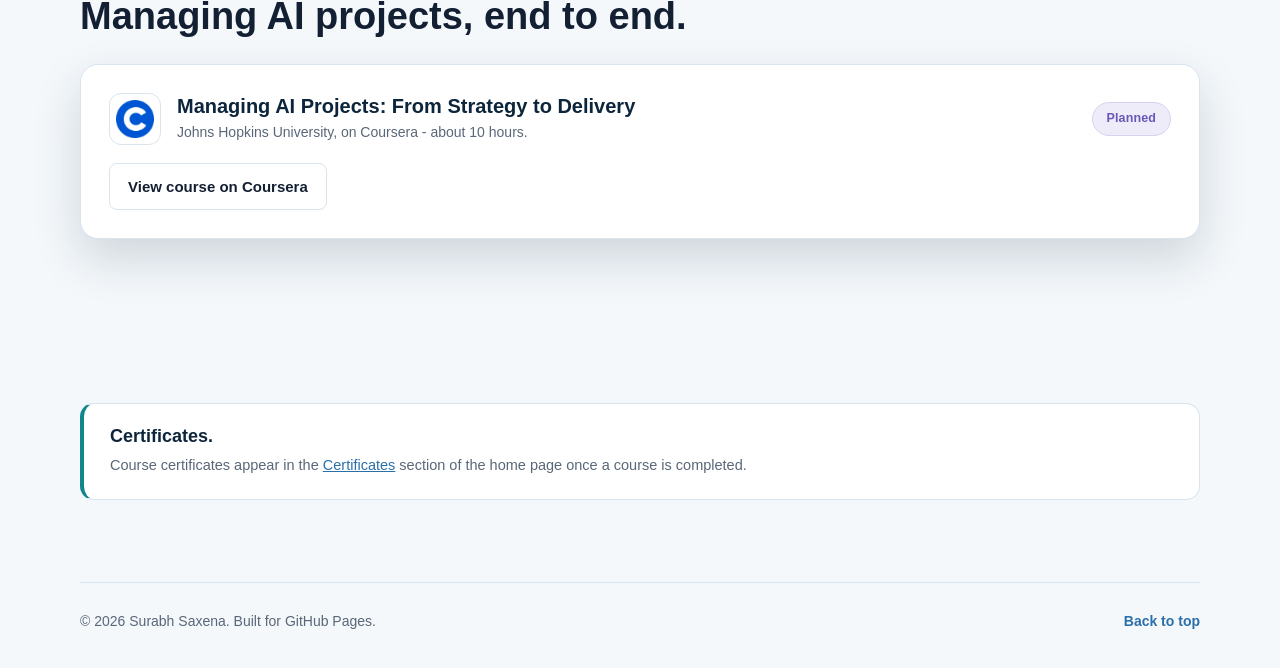
<file: learning.html>
<!doctype html>
<html lang="en">
  <head>
    <meta charset="utf-8" />
    <meta name="viewport" content="width=device-width, initial-scale=1" />
    <title>Learning | Surabh Saxena</title>
    <meta
      name="description"
      content="AI coursework Surabh Saxena is pursuing now: IICT AI Skills House Phase 1 modules and Managing AI Projects by Johns Hopkins University on Coursera, with honest status tracking."
    />
    <meta property="og:title" content="Learning | Surabh Saxena" />
    <meta property="og:description" content="Current AI learning programs with verified, honestly reported status." />
    <meta property="og:type" content="website" />
    <link rel="stylesheet" href="styles.css" />
  </head>
  <body class="learning-page">
    <header class="site-header light" data-header>
      <a class="brand" href="index.html" aria-label="Surabh Saxena home">
        <span class="brand-mark">SS</span>
        <span>Surabh Saxena</span>
      </a>
      <nav class="nav-links" aria-label="Primary navigation" data-nav-menu>
        <a href="index.html#work">Work</a>
        <a href="index.html#credentials">Certificates</a>
        <a href="education.html">Education</a>
        <a href="social.html">Social Work</a>
        <a href="learning.html" aria-current="page">Learning</a>
        <a href="assets/surabh-saxena-resume.pdf">Resume</a>
        <a href="index.html#contact">Contact</a>
      </nav>
      <button class="nav-toggle" type="button" aria-label="Open navigation" data-nav-toggle>
        <span></span>
        <span></span>
      </button>
    </header>

    <main>
      <section class="page-hero learning-hero" aria-labelledby="learning-hero-title">
        <div class="page-hero-copy reveal">
          <p class="eyebrow">Learning</p>
          <h1 id="learning-hero-title">AI learning journey.</h1>
          <p>
            Structured AI programmes and courses, with the confirmed status of each.
          </p>
        </div>

        <div class="learning-hero-visual reveal">
          <div class="logo-card">
            <img src="[data-uri]" alt="AI Skills House - IICT programme logo" />
          </div>
          <div class="chip-row">
            <span class="learning-chip"><img src="[data-uri]" alt="" /> Coursera</span>
            <span class="learning-chip"><img src="[data-uri]" alt="" /> Google Skills</span>
            <span class="learning-chip">Johns Hopkins University</span>
          </div>
        </div>
      </section>

      <section class="section learning-stats" aria-label="Learning summary">
        <div class="learning-stat reveal">
          <strong>4</strong>
          <span>Phase 1 modules ahead</span>
        </div>
        <div class="learning-stat reveal">
          <strong>~33 hrs</strong>
          <span>Phase 1 total effort</span>
        </div>
        <div class="learning-stat reveal">
          <strong>+1</strong>
          <span>AI project-management course planned</span>
        </div>
      </section>

      <section class="section" aria-labelledby="skills-house-title">
        <div class="section-heading reveal">
          <p class="eyebrow">Programme 1</p>
          <h2 id="skills-house-title">AI Skills House, Phase 1 - Foundation.</h2>
        </div>

        <article class="learning-program reveal">
          <div class="learning-program-head">
            <img class="provider-mark" src="[data-uri]" alt="AI Skills House icon" />
            <div class="head-text">
              <h3>IICT AI Skills House</h3>
              <p>National AI skilling programme - Ministry of I&amp;B x IICT x Google x YouTube.</p>
            </div>
            <span class="status-pill status-pending">Registered - course access pending</span>
          </div>
          <p class="learning-fact">
            Four foundation modules delivered on Coursera and Google Skills.
          </p>
          <div class="learning-cta">
            <a class="button secondary" href="https://www.skills.google/public_profiles/c114c596-d40c-4261-bad2-92c51828d97c" target="_blank" rel="noopener noreferrer">
              View Google Skills profile
            </a>
          </div>
          <ol class="module-list">
            <li>
              <div class="module-info">
                <h4>AI Essentials</h4>
                <p>Practical AI skills for daily productivity, data, and content.</p>
              </div>
              <span class="module-platform"><img src="[data-uri]" alt="" /> Coursera</span>
              <span class="status-pill status-unconfirmed">Not yet confirmed</span>
            </li>
            <li>
              <div class="module-info">
                <h4>Google Prompting Essentials</h4>
                <p>Google's five-step framework for professional prompts.</p>
              </div>
              <span class="module-platform"><img src="[data-uri]" alt="" /> Coursera</span>
              <span class="status-pill status-unconfirmed">Not yet confirmed</span>
            </li>
            <li>
              <div class="module-info">
                <h4>Introduction to Generative AI</h4>
                <p>LLM fundamentals and responsible AI.</p>
              </div>
              <span class="module-platform"><img src="[data-uri]" alt="" /> Google Skills</span>
              <span class="status-pill status-unconfirmed">Not yet confirmed</span>
            </li>
            <li>
              <div class="module-info">
                <h4>Generative AI Leader</h4>
                <p>Workflow automation and generative AI strategy.</p>
              </div>
              <span class="module-platform"><img src="[data-uri]" alt="" /> Google Skills</span>
              <span class="status-pill status-unconfirmed">Not yet confirmed</span>
            </li>
          </ol>
        </article>
      </section>

      <section class="section" aria-labelledby="jhu-title">
        <div class="section-heading reveal">
          <p class="eyebrow">Programme 2</p>
          <h2 id="jhu-title">Managing AI projects, end to end.</h2>
        </div>

        <article class="learning-program reveal">
          <div class="learning-program-head">
            <img class="provider-mark" src="[data-uri]" alt="Coursera" />
            <div class="head-text">
              <h3>Managing AI Projects: From Strategy to Delivery</h3>
              <p>Johns Hopkins University, on Coursera - about 10 hours.</p>
            </div>
            <span class="status-pill status-planned">Planned</span>
          </div>
          <div class="learning-cta">
            <a class="button secondary" href="https://www.coursera.org/learn/ai-project-management-aipm" target="_blank" rel="noopener noreferrer">
              View course on Coursera
            </a>
          </div>
        </article>
      </section>

      <section class="section" aria-labelledby="honesty-title">
        <div class="learning-note reveal">
          <h2 id="honesty-title">Certificates.</h2>
          <p>
            Course certificates appear in the <a href="index.html#credentials">Certificates</a>
            section of the home page once a course is completed.
          </p>
        </div>
      </section>
    </main>

    <footer class="site-footer">
      <p>&copy; <span data-year></span> Surabh Saxena. Built for GitHub Pages.</p>
      <a href="#top">Back to top</a>
    </footer>
    <script src="script.js"></script>
  </body>
</html>
</file>
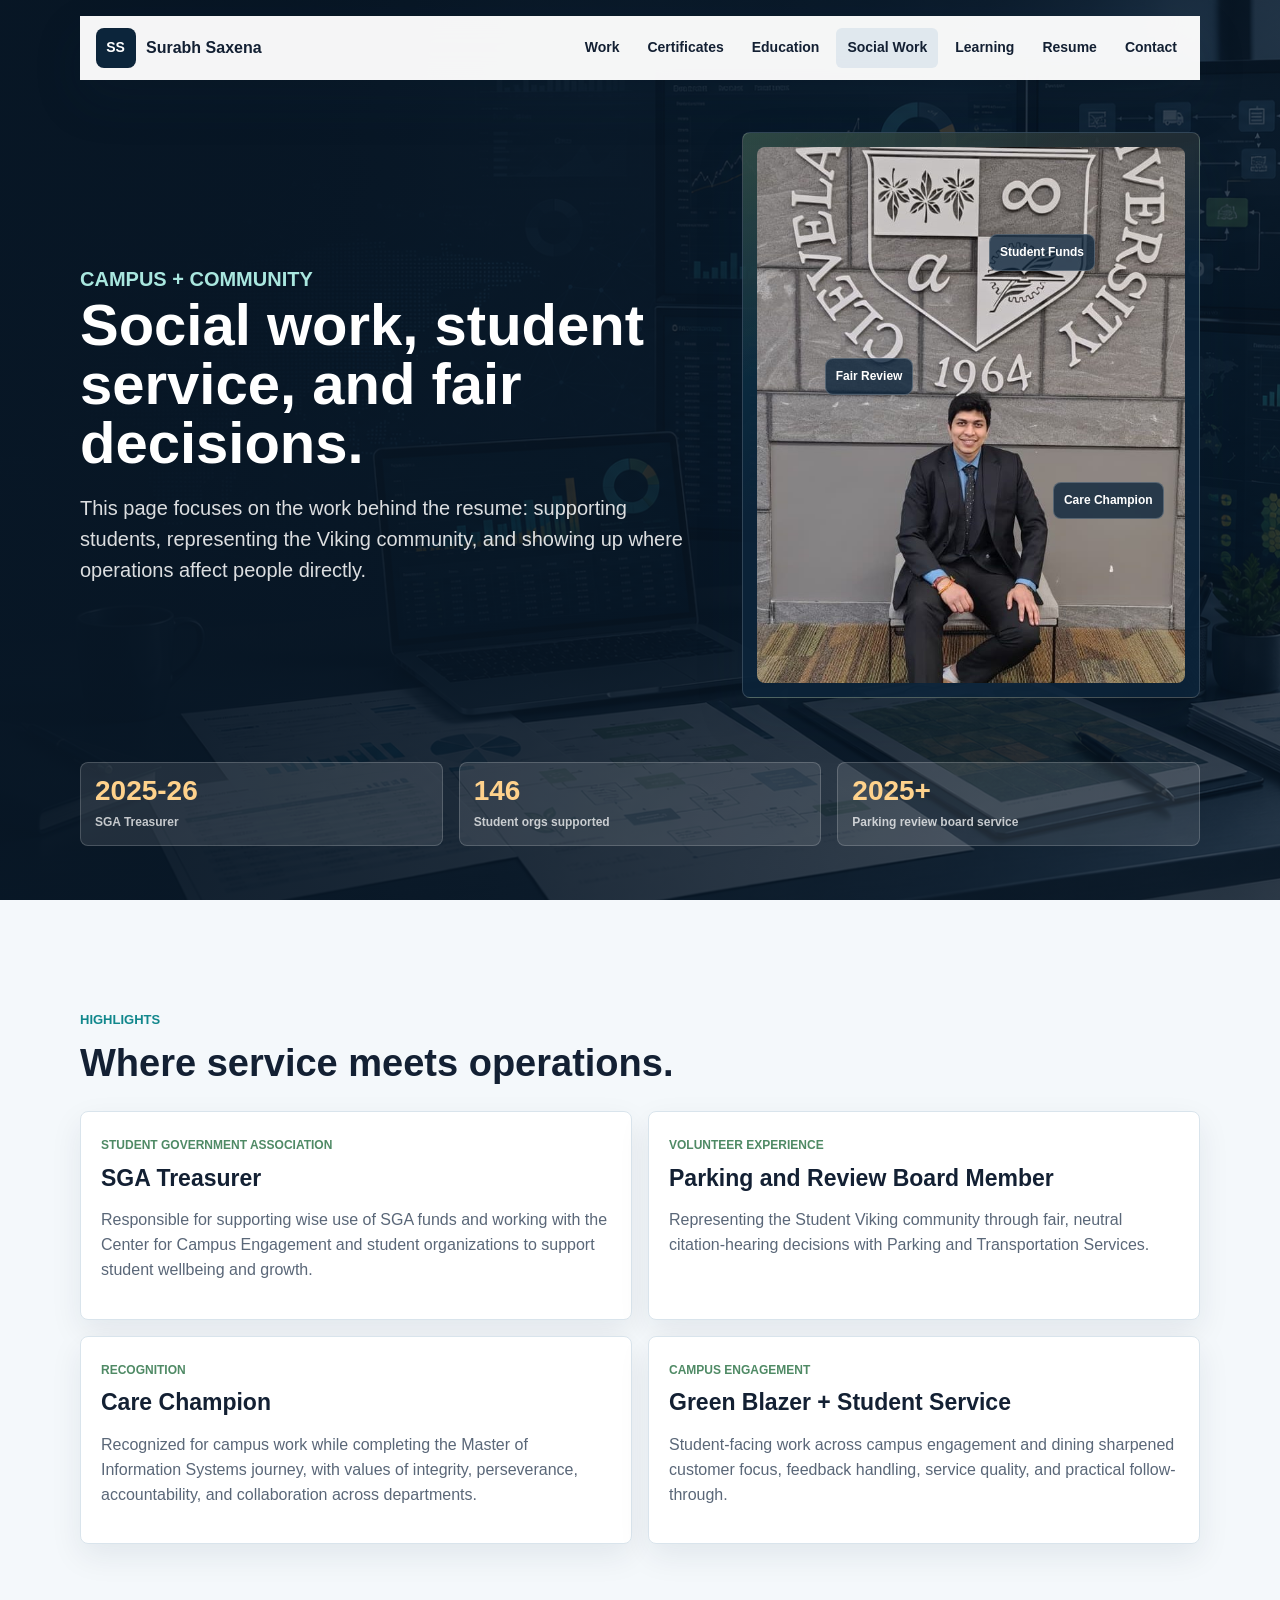
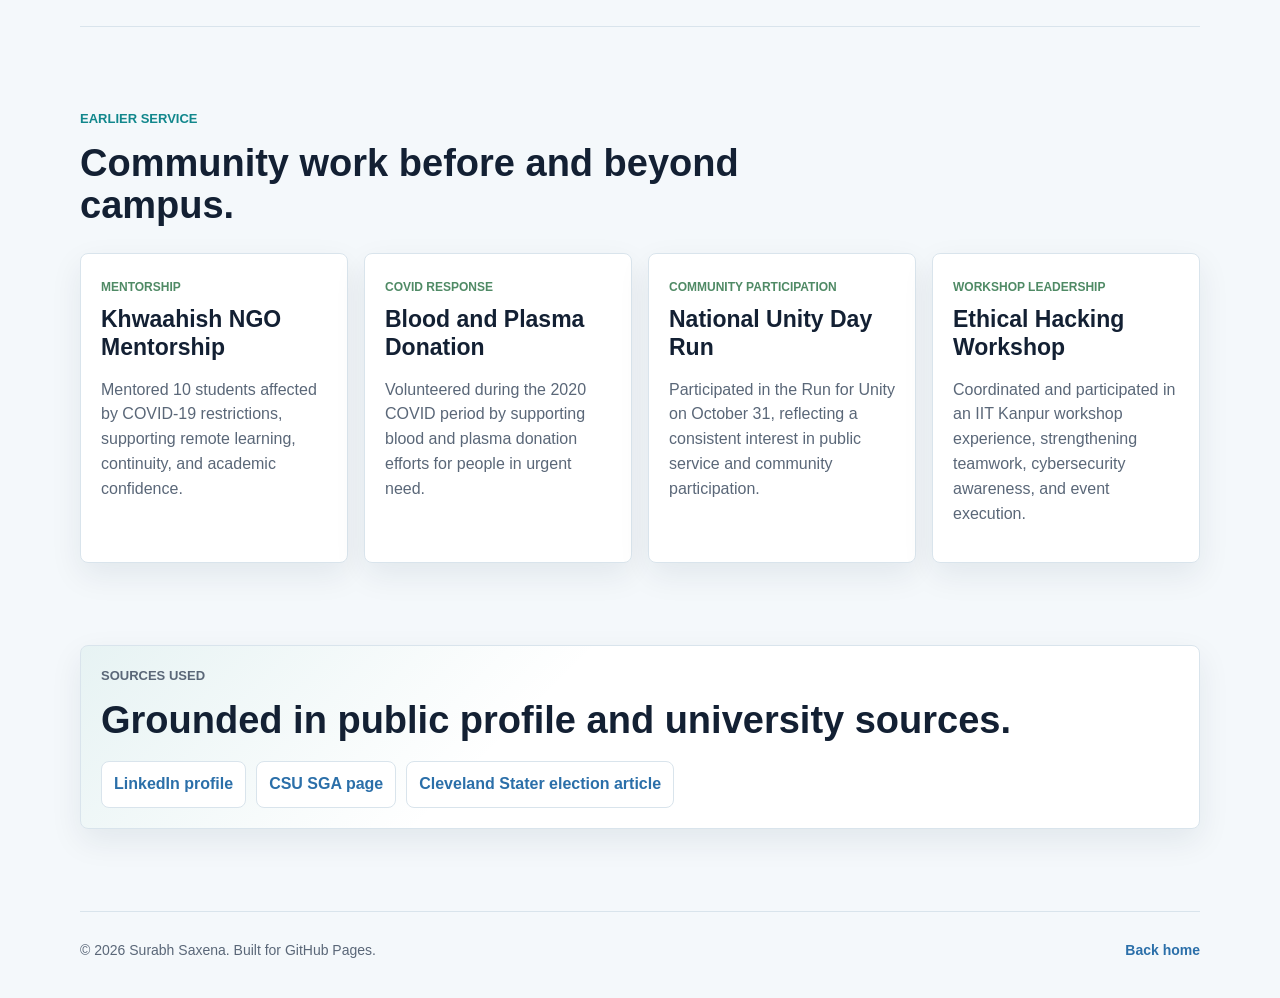
<file: social.html>
<!doctype html>
<html lang="en">
  <head>
    <meta charset="utf-8" />
    <meta name="viewport" content="width=device-width, initial-scale=1" />
    <title>Social Work | Surabh Saxena</title>
    <meta
      name="description"
      content="Campus leadership and volunteer work by Surabh Saxena, including SGA Treasurer, Parking and Review Board, Green Blazer work, and Care Champion recognition."
    />
    <meta property="og:title" content="Social Work | Surabh Saxena" />
    <meta property="og:description" content="Campus leadership, student service, and volunteer work." />
    <meta property="og:type" content="website" />
    <meta property="og:image" content="assets/surabh-csu-seated-focus.jpg" />
    <link rel="stylesheet" href="styles.css" />
  </head>
  <body>
    <header class="site-header light" data-header>
      <a class="brand" href="index.html" aria-label="Surabh Saxena home">
        <span class="brand-mark">SS</span>
        <span>Surabh Saxena</span>
      </a>
      <nav class="nav-links" aria-label="Primary navigation" data-nav-menu>
        <a href="index.html#work">Work</a>
        <a href="index.html#credentials">Certificates</a>
        <a href="education.html">Education</a>
        <a href="social.html" aria-current="page">Social Work</a>
        <a href="learning.html">Learning</a>
        <a href="assets/surabh-saxena-resume.pdf">Resume</a>
        <a href="index.html#contact">Contact</a>
      </nav>
      <button class="nav-toggle" type="button" aria-label="Open navigation" data-nav-toggle>
        <span></span>
        <span></span>
      </button>
    </header>

    <main>
      <section class="page-hero social-hero" aria-labelledby="social-hero-title">
        <div class="page-hero-copy reveal">
          <p class="eyebrow">Campus + Community</p>
          <h1 id="social-hero-title">Social work, student service, and fair decisions.</h1>
          <p>
            This page focuses on the work behind the resume: supporting students, representing
            the Viking community, and showing up where operations affect people directly.
          </p>
        </div>

        <div class="impact-graphic reveal" aria-label="Animated social-impact graphic">
          <img src="assets/surabh-csu-seated-focus.jpg" alt="Surabh Saxena at Cleveland State University" />
          <div class="impact-radar" aria-hidden="true">
            <span style="--x: 18%; --y: 40%">Fair Review</span>
            <span style="--x: 54%; --y: 18%">Student Funds</span>
            <span style="--x: 68%; --y: 62%">Care Champion</span>
          </div>
        </div>
      </section>

      <section class="section impact-strip" aria-label="Social impact summary">
        <div class="impact-stat reveal">
          <strong>2025-26</strong>
          <span>SGA Treasurer</span>
        </div>
        <div class="impact-stat reveal">
          <strong>146</strong>
          <span>Student orgs supported</span>
        </div>
        <div class="impact-stat reveal">
          <strong>2025+</strong>
          <span>Parking review board service</span>
        </div>
      </section>

      <section class="section" aria-labelledby="impact-title">
        <div class="section-heading reveal">
          <p class="eyebrow">Highlights</p>
          <h2 id="impact-title">Where service meets operations.</h2>
        </div>

        <div class="impact-timeline">
          <article class="impact-card reveal">
            <span>Student Government Association</span>
            <h3>SGA Treasurer</h3>
            <p>
              Responsible for supporting wise use of SGA funds and working with the Center for Campus
              Engagement and student organizations to support student wellbeing and growth.
            </p>
          </article>

          <article class="impact-card reveal">
            <span>Volunteer Experience</span>
            <h3>Parking and Review Board Member</h3>
            <p>
              Representing the Student Viking community through fair, neutral citation-hearing decisions
              with Parking and Transportation Services.
            </p>
          </article>

          <article class="impact-card reveal">
            <span>Recognition</span>
            <h3>Care Champion</h3>
            <p>
              Recognized for campus work while completing the Master of Information Systems journey,
              with values of integrity, perseverance, accountability, and collaboration across departments.
            </p>
          </article>

          <article class="impact-card reveal">
            <span>Campus Engagement</span>
            <h3>Green Blazer + Student Service</h3>
            <p>
              Student-facing work across campus engagement and dining sharpened customer focus,
              feedback handling, service quality, and practical follow-through.
            </p>
          </article>
        </div>
      </section>

      <section class="section earlier-service-section" aria-labelledby="earlier-service-title">
        <div class="section-heading reveal">
          <p class="eyebrow">Earlier Service</p>
          <h2 id="earlier-service-title">Community work before and beyond campus.</h2>
        </div>

        <div class="service-grid">
          <article class="service-card reveal">
            <span>Mentorship</span>
            <h3>Khwaahish NGO Mentorship</h3>
            <p>
              Mentored 10 students affected by COVID-19 restrictions, supporting remote learning,
              continuity, and academic confidence.
            </p>
          </article>

          <article class="service-card reveal">
            <span>COVID Response</span>
            <h3>Blood and Plasma Donation</h3>
            <p>
              Volunteered during the 2020 COVID period by supporting blood and plasma donation efforts
              for people in urgent need.
            </p>
          </article>

          <article class="service-card reveal">
            <span>Community Participation</span>
            <h3>National Unity Day Run</h3>
            <p>
              Participated in the Run for Unity on October 31, reflecting a consistent interest in
              public service and community participation.
            </p>
          </article>

          <article class="service-card reveal">
            <span>Workshop Leadership</span>
            <h3>Ethical Hacking Workshop</h3>
            <p>
              Coordinated and participated in an IIT Kanpur workshop experience, strengthening teamwork,
              cybersecurity awareness, and event execution.
            </p>
          </article>
        </div>
      </section>

      <section class="section source-section" aria-labelledby="source-title">
        <div class="source-panel reveal">
          <p class="eyebrow">Sources Used</p>
          <h2 id="source-title">Grounded in public profile and university sources.</h2>
          <div class="source-links">
            <a href="https://www.linkedin.com/in/surabh-csu/">LinkedIn profile</a>
            <a href="https://www.csuohio.edu/sga/about-sga">CSU SGA page</a>
            <a href="https://clevelandstater.com/news/news/cleveland-state-fills-student-government-vacancies-special-election">
              Cleveland Stater election article
            </a>
          </div>
        </div>
      </section>
    </main>

    <footer class="site-footer">
      <p>&copy; <span data-year></span> Surabh Saxena. Built for GitHub Pages.</p>
      <a href="index.html">Back home</a>
    </footer>

    <script src="script.js"></script>
  </body>
</html>
</file>
<file: styles.css>
:root {
  --ink: #132033;
  --muted: #5a6778;
  --paper: #f4f8fb;
  --panel: #ffffff;
  --line: #d9e4ec;
  --deep: #0c253b;
  --blue: #2b6fa9;
  --teal: #11878c;
  --green: #4f8a65;
  --amber: #bd7f22;
  --violet: #6958b8;
  --shadow: 0 20px 48px rgba(12, 37, 59, 0.16);
}

* {
  box-sizing: border-box;
}

html {
  scroll-behavior: smooth;
}

body {
  margin: 0;
  background: var(--paper);
  color: var(--ink);
  font-family: "Aptos", "Segoe UI", Arial, sans-serif;
  font-size: 16px;
  line-height: 1.55;
}

img,
svg {
  display: block;
  max-width: 100%;
}

a {
  color: inherit;
  text-decoration: none;
}

button,
a {
  -webkit-tap-highlight-color: transparent;
}

.site-header {
  position: fixed;
  top: 16px;
  left: 50%;
  z-index: 20;
  display: flex;
  width: min(1120px, calc(100% - 32px));
  min-height: 64px;
  align-items: center;
  justify-content: space-between;
  gap: 18px;
  padding: 10px 12px 10px 16px;
  color: #ffffff;
  transform: translateX(-50%);
  transition: background 180ms ease, color 180ms ease, box-shadow 180ms ease;
}

.site-header.light,
.site-header.is-scrolled,
.site-header.is-open {
  background: rgba(255, 255, 255, 0.96);
  color: var(--ink);
  box-shadow: var(--shadow);
  backdrop-filter: blur(16px);
}

.brand {
  display: inline-flex;
  align-items: center;
  gap: 10px;
  font-weight: 800;
  white-space: nowrap;
}

.brand-mark {
  display: grid;
  width: 40px;
  height: 40px;
  place-items: center;
  border: 1px solid rgba(255, 255, 255, 0.42);
  border-radius: 8px;
  background: rgba(255, 255, 255, 0.14);
  font-size: 14px;
}

.site-header.light .brand-mark,
.site-header.is-scrolled .brand-mark,
.site-header.is-open .brand-mark {
  border-color: rgba(19, 32, 51, 0.16);
  background: var(--deep);
  color: #ffffff;
}

.nav-links {
  display: flex;
  align-items: center;
  gap: 6px;
}

.nav-links a {
  border-radius: 6px;
  padding: 9px 11px;
  font-size: 14px;
  font-weight: 800;
}

.nav-links a:hover,
.nav-links a:focus-visible,
.nav-links a[aria-current="page"] {
  background: rgba(255, 255, 255, 0.16);
  outline: none;
}

.site-header.light .nav-links a:hover,
.site-header.light .nav-links a:focus-visible,
.site-header.light .nav-links a[aria-current="page"],
.site-header.is-scrolled .nav-links a:hover,
.site-header.is-scrolled .nav-links a:focus-visible,
.site-header.is-scrolled .nav-links a[aria-current="page"] {
  background: rgba(43, 111, 169, 0.1);
}

.nav-toggle {
  display: none;
  width: 44px;
  height: 44px;
  align-items: center;
  justify-content: center;
  gap: 5px;
  border: 1px solid rgba(255, 255, 255, 0.36);
  border-radius: 8px;
  background: rgba(255, 255, 255, 0.14);
  color: inherit;
  cursor: pointer;
}

.nav-toggle span {
  display: block;
  width: 18px;
  height: 2px;
  border-radius: 999px;
  background: currentColor;
}

.hero {
  position: relative;
  min-height: 88vh;
  overflow: hidden;
  padding: 132px 32px 64px;
  color: #ffffff;
}

.hero-image,
.hero-scrim,
.signal-grid {
  position: absolute;
  inset: 0;
  width: 100%;
  height: 100%;
}

.hero-image {
  object-fit: cover;
}

.hero-scrim {
  background:
    linear-gradient(90deg, rgba(8, 23, 38, 0.95) 0%, rgba(8, 23, 38, 0.78) 43%, rgba(8, 23, 38, 0.24) 100%),
    linear-gradient(0deg, rgba(8, 23, 38, 0.72), rgba(8, 23, 38, 0.06));
}

.signal-grid {
  opacity: 0.32;
  background-image:
    linear-gradient(rgba(127, 208, 201, 0.15) 1px, transparent 1px),
    linear-gradient(90deg, rgba(127, 208, 201, 0.15) 1px, transparent 1px);
  background-size: 42px 42px;
  animation: gridDrift 16s linear infinite;
}

.hero-layout,
.page-hero,
.section {
  width: min(1120px, calc(100% - 40px));
  margin: 0 auto;
}

.hero-layout {
  position: relative;
  z-index: 2;
  display: grid;
  min-height: calc(88vh - 196px);
  grid-template-columns: minmax(0, 1fr) minmax(330px, 0.82fr);
  gap: 44px;
  align-items: center;
}

.eyebrow {
  margin: 0 0 12px;
  color: var(--teal);
  font-size: 13px;
  font-weight: 900;
  text-transform: uppercase;
}

.hero .eyebrow,
.page-hero .eyebrow {
  color: #a9e7df;
}

h1,
h2,
h3,
p {
  overflow-wrap: anywhere;
}

h1 {
  margin: 0;
  font-size: 76px;
  line-height: 0.95;
}

.page-hero h1 {
  font-size: 58px;
  line-height: 1.02;
}

h2 {
  margin: 0;
  font-size: 38px;
  line-height: 1.12;
}

h3 {
  margin: 8px 0;
  font-size: 23px;
  line-height: 1.2;
}

.hero-copy,
.page-hero p {
  max-width: 650px;
  margin: 20px 0 0;
  color: rgba(255, 255, 255, 0.86);
  font-size: 20px;
}

.hero-actions,
.contact-actions {
  display: flex;
  flex-wrap: wrap;
  gap: 12px;
  margin-top: 28px;
}

.button {
  display: inline-flex;
  min-height: 46px;
  align-items: center;
  justify-content: center;
  border: 1px solid transparent;
  border-radius: 8px;
  padding: 11px 18px;
  font-size: 15px;
  font-weight: 900;
  transition: transform 160ms ease, background 160ms ease, border-color 160ms ease;
}

.button:hover,
.button:focus-visible {
  outline: none;
  transform: translateY(-2px);
}

.button.primary {
  background: var(--amber);
  color: #ffffff;
}

.button.secondary {
  border-color: rgba(255, 255, 255, 0.46);
  background: rgba(255, 255, 255, 0.1);
  color: #ffffff;
}

.contact-section .button.secondary,
.source-panel .button.secondary {
  border-color: var(--line);
  background: #ffffff;
  color: var(--ink);
}

.motion-dashboard,
.impact-graphic {
  border: 1px solid rgba(255, 255, 255, 0.16);
  border-radius: 8px;
  background:
    linear-gradient(135deg, rgba(17, 135, 140, 0.2), transparent 38%),
    linear-gradient(165deg, rgba(189, 127, 34, 0.24), transparent 36%),
    rgba(12, 37, 59, 0.86);
  box-shadow: var(--shadow);
}

.motion-dashboard {
  padding: 18px;
  animation: floatPanel 7s ease-in-out infinite;
}

.dash-top {
  display: flex;
  justify-content: space-between;
  gap: 12px;
  border-bottom: 1px solid rgba(255, 255, 255, 0.16);
  padding-bottom: 12px;
  color: rgba(255, 255, 255, 0.72);
  font-size: 12px;
  font-weight: 900;
  text-transform: uppercase;
}

.dash-kpis {
  display: grid;
  grid-template-columns: repeat(3, 1fr);
  gap: 10px;
  margin: 16px 0;
}

.dash-kpis div,
.impact-stat {
  border: 1px solid rgba(255, 255, 255, 0.14);
  border-radius: 8px;
  background: rgba(255, 255, 255, 0.08);
  padding: 14px;
}

.dash-kpis strong,
.impact-stat strong {
  display: block;
  color: #ffd28c;
  font-size: 28px;
  line-height: 1;
}

.dash-kpis span,
.impact-stat span {
  display: block;
  margin-top: 8px;
  color: rgba(255, 255, 255, 0.74);
  font-size: 12px;
  font-weight: 900;
}

.dash-body {
  display: grid;
  grid-template-columns: 0.86fr 1fr;
  gap: 12px;
  min-height: 210px;
}

.animated-bars,
.path-graph {
  border: 1px solid rgba(255, 255, 255, 0.14);
  border-radius: 8px;
  background: rgba(255, 255, 255, 0.07);
}

.animated-bars {
  display: flex;
  align-items: end;
  gap: 10px;
  padding: 18px;
}

.animated-bars span {
  flex: 1;
  height: var(--h);
  border-radius: 6px 6px 0 0;
  background: linear-gradient(180deg, #7fd0c9, var(--blue));
  transform-origin: bottom;
  animation: barRise 2.2s ease-in-out infinite alternate;
}

.animated-bars span:nth-child(2) {
  animation-delay: 0.18s;
}

.animated-bars span:nth-child(3) {
  animation-delay: 0.36s;
}

.animated-bars span:nth-child(4) {
  animation-delay: 0.54s;
}

.animated-bars span:nth-child(5) {
  animation-delay: 0.72s;
}

.path-graph {
  padding: 18px;
}

.path-graph polyline {
  fill: none;
  stroke: #ffd28c;
  stroke-linecap: round;
  stroke-linejoin: round;
  stroke-width: 8;
  stroke-dasharray: 420;
  stroke-dashoffset: 420;
  animation: drawPath 3.4s ease forwards infinite;
}

.path-graph circle {
  fill: #ffd28c;
  animation: pulse 1.8s ease-in-out infinite;
}

.section {
  padding: 82px 0;
}

.section-heading {
  max-width: 780px;
  margin-bottom: 26px;
}

.compact-intro,
.social-teaser,
.contact-section {
  display: grid;
  grid-template-columns: 0.72fr 1fr;
  gap: 34px;
  align-items: center;
}

.intro-photo,
.social-visual {
  overflow: hidden;
  border-radius: 8px;
  box-shadow: var(--shadow);
}

.intro-photo img {
  width: 100%;
  aspect-ratio: 1 / 1;
  object-fit: cover;
}

.profile-pills {
  display: flex;
  flex-wrap: wrap;
  gap: 8px;
  margin-top: 18px;
}

.profile-pills span {
  border: 1px solid var(--line);
  border-radius: 8px;
  background: #ffffff;
  color: var(--ink);
  font-size: 12px;
  font-weight: 900;
  padding: 7px 9px;
}

.intro-copy p,
.social-copy p,
.work-card p,
.impact-card p,
.source-panel p,
.credential-card p,
.service-card p {
  color: var(--muted);
}

.work-grid,
.impact-timeline,
.credential-grid,
.service-grid {
  display: grid;
  gap: 16px;
}

.work-grid,
.credential-grid,
.service-grid {
  grid-template-columns: repeat(4, minmax(0, 1fr));
}

.work-card,
.impact-card,
.source-panel,
.credential-card,
.service-card {
  border: 1px solid var(--line);
  border-radius: 8px;
  background: var(--panel);
  padding: 20px;
  box-shadow: 0 12px 32px rgba(12, 37, 59, 0.08);
}

.credential-card,
.service-card {
  display: block;
  color: inherit;
  transition: transform 160ms ease, border-color 160ms ease, box-shadow 160ms ease;
}

.credential-card:hover,
.credential-card:focus-visible,
.service-card:hover,
.service-card:focus-visible {
  border-color: rgba(43, 111, 169, 0.38);
  box-shadow: 0 18px 38px rgba(12, 37, 59, 0.12);
  outline: none;
  transform: translateY(-3px);
}
.learning-journey {
  margin-top: 40px;
  border-top: 1px solid var(--line);
  padding-top: 26px;
}

.learning-journey-grid {
  display: grid;
  gap: 16px;
  grid-template-columns: repeat(2, minmax(0, 1fr));
}

@media (max-width: 900px) {
  .learning-journey-grid {
    grid-template-columns: 1fr;
  }
}


.card-graphic {
  position: relative;
  height: 142px;
  overflow: hidden;
  border-radius: 8px;
  background: var(--deep);
  margin-bottom: 16px;
}

.trust-graphic {
  display: flex;
  flex-direction: column;
  justify-content: center;
  gap: 16px;
  padding: 22px;
}

.trust-graphic span {
  position: relative;
  height: 14px;
  overflow: hidden;
  border-radius: 7px;
  background: rgba(255, 255, 255, 0.14);
}

.trust-graphic span::after {
  content: "";
  position: absolute;
  inset: 0 auto 0 0;
  width: 28%;
  border-radius: 7px;
  background: linear-gradient(90deg, #7fd0c9, var(--green));
}

.trust-graphic span:nth-child(2)::after {
  width: 56%;
  background: linear-gradient(90deg, #ffd28c, var(--amber));
}

.trust-graphic span:nth-child(3)::after {
  width: 90%;
  background: linear-gradient(90deg, #f0a59d, #c0473f);
}

.ai-graphic {
  display: grid;
  place-items: center;
}

.ai-graphic span {
  position: absolute;
  width: 88px;
  height: 88px;
  border: 2px solid rgba(127, 208, 201, 0.58);
  border-radius: 8px;
  transform: rotate(calc(var(--i, 0) * 14deg));
  animation: rotateBox 8s linear infinite;
}

.ai-graphic span:nth-child(1) {
  --i: 1;
}

.ai-graphic span:nth-child(2) {
  --i: 2;
  border-color: rgba(255, 210, 140, 0.62);
}

.ai-graphic span:nth-child(3) {
  --i: 3;
  width: 46px;
  height: 46px;
}

.ai-graphic span:nth-child(4) {
  width: 14px;
  height: 14px;
  background: #ffd28c;
}

.sheet-graphic {
  display: grid;
  grid-template-columns: repeat(6, 1fr);
  gap: 6px;
  padding: 18px;
}

.sheet-graphic span {
  border-radius: 5px;
  background: rgba(255, 255, 255, 0.12);
  animation: cellGlow 2.8s ease-in-out infinite;
}

.sheet-graphic span:nth-child(3n) {
  background: rgba(17, 135, 140, 0.68);
}

.sheet-graphic span:nth-child(5n) {
  background: rgba(189, 127, 34, 0.82);
}

.chair-graphic {
  display: grid;
  grid-template-columns: repeat(6, 1fr);
  grid-template-rows: repeat(3, 1fr);
  gap: 7px;
  padding: 22px 18px;
}

.chair-graphic span {
  border-radius: 5px;
  border: 1px solid rgba(255, 255, 255, 0.22);
}

.chair-graphic span.booked {
  border-color: transparent;
  background: rgba(255, 255, 255, 0.14);
}

.chair-graphic span.you {
  border-color: transparent;
  background: var(--amber);
  animation: cellGlow 2.4s ease-in-out infinite;
}

.ops-graphic {
  display: flex;
  align-items: end;
  gap: 12px;
  padding: 20px;
}

.ops-graphic span {
  flex: 1;
  border-radius: 6px 6px 0 0;
  background: linear-gradient(180deg, #ffd28c, var(--amber));
  animation: barRise 2.4s ease-in-out infinite alternate;
}

.ops-graphic span:nth-child(1) {
  height: 52px;
}

.ops-graphic span:nth-child(2) {
  height: 90px;
  background: linear-gradient(180deg, #7fd0c9, var(--teal));
  animation-delay: 0.16s;
}

.ops-graphic span:nth-child(3) {
  height: 70px;
  background: linear-gradient(180deg, #a195dc, var(--violet));
  animation-delay: 0.32s;
}

.ops-graphic span:nth-child(4) {
  height: 108px;
  animation-delay: 0.48s;
}

.civic-graphic {
  display: flex;
  align-items: end;
  justify-content: center;
  gap: 16px;
  padding: 22px;
}

.civic-graphic span {
  width: 54px;
  border-radius: 8px 8px 0 0;
  background: linear-gradient(180deg, var(--green), var(--teal));
  animation: civicLift 2.5s ease-in-out infinite alternate;
}

.civic-graphic span:nth-child(1) {
  height: 54px;
}

.civic-graphic span:nth-child(2) {
  height: 96px;
  animation-delay: 0.2s;
}

.civic-graphic span:nth-child(3) {
  height: 72px;
  animation-delay: 0.4s;
}

.weather-graphic {
  background:
    linear-gradient(160deg, rgba(127, 208, 201, 0.24), transparent 44%),
    linear-gradient(180deg, #163a5c 0%, #2b6fa9 100%);
}

.weather-sun,
.weather-cloud,
.weather-rain,
.weather-line {
  position: absolute;
}

.weather-sun {
  left: 22px;
  top: 22px;
  width: 56px;
  height: 56px;
  border-radius: 50%;
  background: #ffd28c;
  box-shadow: 0 0 0 14px rgba(255, 210, 140, 0.18), 0 0 34px rgba(255, 210, 140, 0.64);
  animation: pulse 2.6s ease-in-out infinite;
}

.weather-cloud {
  left: 58px;
  top: 58px;
  width: 128px;
  height: 42px;
  border-radius: 999px;
  background: rgba(255, 255, 255, 0.92);
  box-shadow: 0 12px 24px rgba(12, 37, 59, 0.18);
  animation: cloudSlide 4.8s ease-in-out infinite alternate;
}

.weather-cloud::before,
.weather-cloud::after {
  position: absolute;
  content: "";
  border-radius: 50%;
  background: inherit;
}

.weather-cloud::before {
  left: 22px;
  top: -26px;
  width: 58px;
  height: 58px;
}

.weather-cloud::after {
  right: 16px;
  top: -18px;
  width: 48px;
  height: 48px;
}

.weather-rain {
  top: 104px;
  width: 3px;
  height: 30px;
  border-radius: 999px;
  background: #7fd0c9;
  animation: rainFall 1.1s linear infinite;
}

.weather-rain.one {
  left: 102px;
}

.weather-rain.two {
  left: 136px;
  animation-delay: 0.24s;
}

.weather-line {
  right: 18px;
  bottom: 18px;
  width: 86px;
  height: 42px;
  border-bottom: 4px solid #ffd28c;
  border-left: 4px solid #7fd0c9;
  transform: skewX(-12deg);
  animation: lineScan 2.8s ease-in-out infinite alternate;
}

.project-kicker,
.impact-card span,
.credential-card span,
.service-card span {
  margin: 0;
  color: var(--green);
  font-size: 12px;
  font-weight: 900;
  text-transform: uppercase;
}

.card-actions {
  display: flex;
  flex-wrap: wrap;
  gap: 8px;
  margin-top: 16px;
}

.card-actions a {
  border: 1px solid var(--line);
  border-radius: 8px;
  background: var(--paper);
  color: var(--blue);
  font-size: 13px;
  font-weight: 900;
  padding: 8px 10px;
}

.social-teaser,
.credentials-section,
.earlier-service-section {
  border-top: 1px solid var(--line);
}

.work-links {
  display: flex;
  flex-wrap: wrap;
  gap: 12px;
  margin-top: 22px;
}

.work-links .button.primary {
  background: var(--blue);
}

.work-links .button.secondary {
  border-color: var(--line);
  background: #ffffff;
  color: var(--ink);
}

.social-visual img {
  width: 100%;
  aspect-ratio: 4 / 3;
  object-fit: cover;
}

.contact-section {
  grid-template-columns: 1fr auto;
  border-top: 1px solid var(--line);
}

.contact-section .contact-actions {
  margin-top: 0;
}

.contact-section .button.primary {
  background: var(--blue);
}

.page-hero {
  display: grid;
  min-height: 78vh;
  grid-template-columns: minmax(0, 1fr) minmax(320px, 0.74fr);
  gap: 42px;
  align-items: center;
  padding: 132px 0 64px;
}

.social-hero {
  color: #ffffff;
}

.social-hero::before {
  position: fixed;
  inset: 0;
  z-index: -2;
  content: "";
  background:
    linear-gradient(90deg, rgba(8, 23, 38, 0.95), rgba(8, 23, 38, 0.72)),
    url("assets/portfolio-hero.png") center / cover no-repeat;
}

.impact-graphic {
  position: relative;
  overflow: hidden;
  padding: 14px;
  animation: floatPanel 7s ease-in-out infinite;
}

.impact-graphic img {
  width: 100%;
  aspect-ratio: 4 / 5;
  border-radius: 8px;
  object-fit: cover;
}

.impact-radar span {
  position: absolute;
  left: var(--x);
  top: var(--y);
  border: 1px solid rgba(255, 255, 255, 0.22);
  border-radius: 8px;
  background: rgba(12, 37, 59, 0.78);
  color: #ffffff;
  font-size: 12px;
  font-weight: 900;
  padding: 8px 10px;
  animation: tagFloat 4s ease-in-out infinite;
}

.impact-radar span:nth-child(2) {
  animation-delay: 0.4s;
}

.impact-radar span:nth-child(3) {
  animation-delay: 0.8s;
}

.impact-strip {
  display: grid;
  grid-template-columns: repeat(3, minmax(0, 1fr));
  gap: 16px;
  padding-top: 0;
}

.impact-stat {
  border-color: rgba(255, 255, 255, 0.18);
  background: rgba(255, 255, 255, 0.1);
}

.impact-timeline {
  grid-template-columns: repeat(2, minmax(0, 1fr));
}

.source-section {
  padding-top: 0;
}

.source-panel {
  background:
    linear-gradient(135deg, rgba(17, 135, 140, 0.1), transparent 40%),
    #ffffff;
}

.source-links {
  display: flex;
  flex-wrap: wrap;
  gap: 10px;
  margin-top: 20px;
}

.source-links a {
  border: 1px solid var(--line);
  border-radius: 8px;
  background: #ffffff;
  color: var(--blue);
  font-weight: 900;
  padding: 10px 12px;
}

.education-hero {
  color: #ffffff;
}

.education-hero::before {
  position: fixed;
  inset: 0;
  z-index: -2;
  content: "";
  background:
    linear-gradient(110deg, rgba(12, 37, 59, 0.96), rgba(17, 135, 140, 0.74), rgba(105, 88, 184, 0.46)),
    url("assets/portfolio-hero.png") center / cover no-repeat;
}

.edu-orbit {
  position: relative;
  min-height: 430px;
  overflow: hidden;
  border: 1px solid rgba(255, 255, 255, 0.18);
  border-radius: 8px;
  background:
    linear-gradient(135deg, rgba(255, 210, 140, 0.16), transparent 36%),
    linear-gradient(225deg, rgba(127, 208, 201, 0.18), transparent 42%),
    rgba(12, 37, 59, 0.88);
  box-shadow: var(--shadow);
  animation: floatPanel 7s ease-in-out infinite;
}

.edu-ring {
  position: absolute;
  inset: 70px;
  border: 1px dashed rgba(255, 255, 255, 0.28);
  border-radius: 50%;
  animation: rotateTrack 24s linear infinite;
}

.edu-ring.two {
  inset: 112px;
  border-style: solid;
  border-color: rgba(127, 208, 201, 0.24);
  animation-duration: 18s;
  animation-direction: reverse;
}

.edu-core {
  position: absolute;
  left: 50%;
  top: 50%;
  display: grid;
  width: 132px;
  height: 132px;
  place-items: center;
  border: 1px solid rgba(255, 255, 255, 0.2);
  border-radius: 8px;
  background: rgba(255, 255, 255, 0.1);
  text-align: center;
  transform: translate(-50%, -50%);
}

.edu-core strong {
  color: #ffd28c;
  font-size: 31px;
  line-height: 1;
}

.edu-core span {
  color: rgba(255, 255, 255, 0.78);
  font-size: 13px;
  font-weight: 900;
  text-transform: uppercase;
}

.edu-node {
  position: absolute;
  display: inline-flex;
  min-width: 86px;
  min-height: 42px;
  align-items: center;
  justify-content: center;
  border: 1px solid rgba(255, 255, 255, 0.22);
  border-radius: 8px;
  background: rgba(255, 255, 255, 0.12);
  color: #ffffff;
  font-size: 13px;
  font-weight: 900;
  text-transform: uppercase;
  animation: tagFloat 4s ease-in-out infinite;
}

.edu-node.school {
  left: 12%;
  top: 28%;
}

.edu-node.college {
  right: 12%;
  top: 22%;
  animation-delay: 0.28s;
}

.edu-node.csu {
  bottom: 20%;
  left: 42%;
  animation-delay: 0.56s;
}

.education-strip .impact-stat {
  border-color: var(--line);
  background: #ffffff;
}

.education-strip .impact-stat span {
  color: var(--muted);
}

.education-map {
  display: grid;
  gap: 16px;
}

.edu-card {
  display: grid;
  grid-template-columns: 112px 4px minmax(0, 1fr);
  gap: 18px;
  align-items: start;
  border: 1px solid var(--line);
  border-radius: 8px;
  background: #ffffff;
  padding: 20px;
  box-shadow: 0 12px 32px rgba(12, 37, 59, 0.08);
}

.edu-year {
  display: inline-grid;
  min-height: 44px;
  place-items: center;
  border-radius: 8px;
  background: var(--deep);
  color: #ffffff;
  font-size: 13px;
  font-weight: 900;
}

.edu-line {
  width: 4px;
  min-height: 100%;
  border-radius: 999px;
  background: linear-gradient(180deg, var(--teal), var(--amber), var(--violet));
}

.edu-meta {
  margin: 0 0 10px;
  color: var(--green);
  font-weight: 900;
}

.edu-tags {
  display: flex;
  flex-wrap: wrap;
  gap: 8px;
  margin-top: 14px;
}

.edu-tags span {
  border: 1px solid var(--line);
  border-radius: 8px;
  background: var(--paper);
  color: var(--ink);
  font-size: 12px;
  font-weight: 900;
  padding: 7px 9px;
}

.spark-grid {
  display: grid;
  grid-template-columns: repeat(3, minmax(0, 1fr));
  gap: 16px;
}

.spark-card {
  border: 1px solid var(--line);
  border-radius: 8px;
  background: #ffffff;
  padding: 20px;
  box-shadow: 0 12px 32px rgba(12, 37, 59, 0.08);
}

.spark-card p {
  color: var(--muted);
}

.spark-graphic {
  position: relative;
  height: 132px;
  overflow: hidden;
  border-radius: 8px;
  background: var(--deep);
  margin-bottom: 16px;
}

.book-graphic {
  display: flex;
  align-items: center;
  justify-content: center;
  gap: 8px;
}

.book-graphic span {
  width: 42px;
  height: 82px;
  border-radius: 6px;
  background: linear-gradient(180deg, var(--amber), #f7c26d);
  transform-origin: bottom;
  animation: bookTilt 3s ease-in-out infinite alternate;
}

.book-graphic span:nth-child(2) {
  height: 96px;
  background: linear-gradient(180deg, var(--teal), #7fd0c9);
  animation-delay: 0.18s;
}

.book-graphic span:nth-child(3) {
  height: 70px;
  background: linear-gradient(180deg, var(--violet), #a195dc);
  animation-delay: 0.36s;
}

.hill-graphic {
  display: grid;
  align-items: end;
  grid-template-columns: repeat(3, 1fr);
  gap: 0;
  padding: 20px;
}

.hill-graphic span {
  height: 72px;
  clip-path: polygon(50% 0, 100% 100%, 0 100%);
  background: linear-gradient(180deg, var(--green), var(--teal));
  animation: civicLift 2.6s ease-in-out infinite alternate;
}

.hill-graphic span:nth-child(2) {
  height: 108px;
  background: linear-gradient(180deg, var(--amber), var(--green));
  animation-delay: 0.2s;
}

.hill-graphic span:nth-child(3) {
  height: 86px;
  background: linear-gradient(180deg, var(--blue), var(--teal));
  animation-delay: 0.4s;
}

.skyline-graphic {
  display: flex;
  align-items: end;
  justify-content: center;
  gap: 10px;
  padding: 20px;
}

.skyline-graphic span {
  width: 42px;
  border-radius: 7px 7px 0 0;
  background: linear-gradient(180deg, #7fd0c9, var(--blue));
  animation: barRise 2.4s ease-in-out infinite alternate;
}

.skyline-graphic span:nth-child(1) {
  height: 58px;
}

.skyline-graphic span:nth-child(2) {
  height: 96px;
  animation-delay: 0.18s;
}

.skyline-graphic span:nth-child(3) {
  height: 72px;
  background: linear-gradient(180deg, #ffd28c, var(--amber));
  animation-delay: 0.36s;
}

.skyline-graphic span:nth-child(4) {
  height: 110px;
  animation-delay: 0.54s;
}

.site-footer {
  display: flex;
  width: min(1120px, calc(100% - 40px));
  margin: 0 auto;
  align-items: center;
  justify-content: space-between;
  gap: 20px;
  border-top: 1px solid var(--line);
  padding: 28px 0 36px;
  color: var(--muted);
  font-size: 14px;
}

.site-footer p {
  margin: 0;
}

.site-footer a {
  color: var(--blue);
  font-weight: 900;
}

.reveal {
  opacity: 0;
  transform: translateY(18px);
  transition: opacity 520ms ease, transform 520ms ease;
}

.reveal.is-visible {
  opacity: 1;
  transform: translateY(0);
}

@keyframes gridDrift {
  from {
    background-position: 0 0;
  }
  to {
    background-position: 84px 84px;
  }
}

@keyframes floatPanel {
  0%,
  100% {
    transform: translateY(0);
  }
  50% {
    transform: translateY(-10px);
  }
}

@keyframes barRise {
  from {
    transform: scaleY(0.72);
  }
  to {
    transform: scaleY(1);
  }
}

@keyframes drawPath {
  0% {
    stroke-dashoffset: 420;
  }
  55%,
  100% {
    stroke-dashoffset: 0;
  }
}

@keyframes pulse {
  0%,
  100% {
    transform: scale(1);
  }
  50% {
    transform: scale(1.22);
  }
}

@keyframes rotateBox {
  to {
    transform: rotate(360deg);
  }
}

@keyframes cellGlow {
  0%,
  100% {
    opacity: 0.58;
  }
  50% {
    opacity: 1;
  }
}

@keyframes civicLift {
  from {
    transform: scaleY(0.76);
  }
  to {
    transform: scaleY(1);
  }
}

@keyframes tagFloat {
  0%,
  100% {
    transform: translateY(0);
  }
  50% {
    transform: translateY(-7px);
  }
}

@keyframes rotateTrack {
  to {
    transform: rotate(360deg);
  }
}

@keyframes cloudSlide {
  from {
    transform: translateX(-8px);
  }
  to {
    transform: translateX(14px);
  }
}

@keyframes rainFall {
  from {
    opacity: 0;
    transform: translateY(-12px);
  }
  40% {
    opacity: 1;
  }
  to {
    opacity: 0;
    transform: translateY(22px);
  }
}

@keyframes lineScan {
  from {
    transform: translateY(4px) skewX(-12deg);
  }
  to {
    transform: translateY(-4px) skewX(-12deg);
  }
}

@keyframes bookTilt {
  from {
    transform: rotate(-2deg) scaleY(0.96);
  }
  to {
    transform: rotate(2deg) scaleY(1);
  }
}

@media (prefers-reduced-motion: reduce) {
  *,
  *::before,
  *::after {
    animation-duration: 0.01ms !important;
    animation-iteration-count: 1 !important;
    scroll-behavior: auto !important;
    transition-duration: 0.01ms !important;
  }
}

@media (max-width: 980px) {
  .hero-layout,
  .page-hero,
  .compact-intro,
  .social-teaser,
  .contact-section {
    grid-template-columns: 1fr;
  }

  .contact-section .contact-actions {
    margin-top: 12px;
  }

  h1 {
    font-size: 58px;
  }

  .page-hero h1 {
    font-size: 44px;
  }

  .work-grid,
  .impact-strip,
  .impact-timeline,
  .spark-grid,
  .credential-grid,
  .service-grid {
    grid-template-columns: 1fr;
  }
}

@media (max-width: 720px) {
  body {
    font-size: 15px;
  }

  .site-header {
    top: 10px;
    width: min(100% - 20px, 1120px);
  }

  .nav-toggle {
    display: inline-flex;
    flex-direction: column;
  }

  .nav-links {
    position: absolute;
    top: calc(100% + 8px);
    right: 0;
    left: 0;
    display: grid;
    border: 1px solid var(--line);
    border-radius: 8px;
    background: #ffffff;
    color: var(--ink);
    padding: 8px;
    box-shadow: var(--shadow);
    opacity: 0;
    pointer-events: none;
    transform: translateY(-6px);
    transition: opacity 160ms ease, transform 160ms ease;
  }

  .nav-links.is-open {
    opacity: 1;
    pointer-events: auto;
    transform: translateY(0);
  }

  .hero {
    min-height: auto;
    padding: 112px 20px 52px;
  }

  .hero-layout {
    width: 100%;
    min-height: auto;
    gap: 30px;
  }

  .page-hero,
  .section,
  .site-footer {
    width: min(100% - 28px, 1120px);
  }

  .page-hero {
    min-height: auto;
    padding: 112px 0 54px;
  }

  h1 {
    font-size: 44px;
  }

  h2,
  .page-hero h1 {
    font-size: 32px;
  }

  .hero-copy,
  .page-hero p {
    font-size: 17px;
  }

  .motion-dashboard {
    padding: 14px;
  }

  .edu-orbit {
    min-height: 340px;
  }

  .edu-ring {
    inset: 52px;
  }

  .edu-ring.two {
    inset: 88px;
  }

  .edu-core {
    width: 112px;
    height: 112px;
  }

  .edu-node.school {
    left: 8%;
    top: 26%;
  }

  .edu-node.college {
    right: 8%;
    top: 20%;
  }

  .edu-node.csu {
    left: 36%;
    bottom: 16%;
  }

  .edu-card {
    grid-template-columns: 1fr;
  }

  .edu-line {
    width: 100%;
    min-height: 4px;
  }

  .dash-kpis,
  .dash-body {
    grid-template-columns: 1fr;
  }

  .animated-bars,
  .path-graph {
    min-height: 156px;
  }

  .source-links,
  .hero-actions,
  .contact-actions {
    display: grid;
  }

  .button,
  .source-links a,
  .card-actions a {
    width: 100%;
  }

  .site-footer {
    align-items: flex-start;
    flex-direction: column;
  }
}

@media (max-width: 420px) {
  .brand span:last-child {
    display: none;
  }

  h1 {
    font-size: 38px;
  }

  h2,
  .page-hero h1 {
    font-size: 29px;
  }
}


/* Learning page (proposed) */
.learning-hero {
  min-height: auto;
  padding: 132px 0 48px;
}
.learning-hero .page-hero-copy p {
  max-width: 560px;
}
.learning-hero-visual {
  background: var(--deep);
  border-radius: 20px;
  padding: 28px;
  box-shadow: var(--shadow);
  display: grid;
  gap: 16px;
}
.learning-hero-visual .logo-card {
  background: #ffffff;
  border-radius: 14px;
  padding: 18px 20px;
  display: flex;
  align-items: center;
  justify-content: center;
}
.learning-hero-visual .logo-card img {
  max-height: 92px;
  width: auto;
}
.learning-hero-visual .chip-row {
  display: flex;
  gap: 10px;
  flex-wrap: wrap;
}
.learning-chip {
  display: inline-flex;
  align-items: center;
  gap: 8px;
  background: rgba(255, 255, 255, 0.08);
  border: 1px solid rgba(255, 255, 255, 0.18);
  color: #e8f1f8;
  border-radius: 999px;
  padding: 6px 14px 6px 8px;
  font-size: 13px;
  font-weight: 600;
}
.learning-chip img {
  width: 22px;
  height: 22px;
  border-radius: 6px;
  background: #ffffff;
  padding: 2px;
}
.learning-stats {
  display: grid;
  grid-template-columns: repeat(3, minmax(0, 1fr));
  gap: 16px;
  padding-top: 0;
}
.learning-stat {
  background: var(--panel);
  border: 1px solid var(--line);
  border-radius: 14px;
  padding: 18px 22px;
}
.learning-stat strong {
  display: block;
  font-size: 26px;
  color: var(--deep);
}
.learning-stat span {
  color: var(--muted);
  font-size: 14px;
}
.learning-program {
  background: var(--panel);
  border: 1px solid var(--line);
  border-radius: 18px;
  padding: 28px;
  box-shadow: var(--shadow);
}
.learning-program + .learning-program {
  margin-top: 24px;
}
.learning-program-head {
  display: flex;
  align-items: center;
  gap: 16px;
  flex-wrap: wrap;
}
.provider-mark {
  width: 52px;
  height: 52px;
  border-radius: 12px;
  background: #ffffff;
  border: 1px solid var(--line);
  padding: 6px;
  object-fit: contain;
  flex: none;
}
.learning-program-head h3 {
  margin: 0;
  font-size: 20px;
  color: var(--deep);
}
.learning-program-head p {
  margin: 4px 0 0;
  color: var(--muted);
  font-size: 14px;
}
.learning-program-head .head-text {
  flex: 1;
  min-width: 220px;
}
.status-pill {
  flex: none;
  font-size: 12.5px;
  font-weight: 700;
  letter-spacing: 0.01em;
  padding: 6px 14px;
  border-radius: 999px;
  white-space: nowrap;
}
.status-pending {
  background: #fdf3e3;
  color: #8a5a12;
  border: 1px solid #ecd9b8;
}
.status-unconfirmed {
  background: #eef2f6;
  color: var(--muted);
  border: 1px solid var(--line);
}
.status-planned {
  background: #efecfa;
  color: var(--violet);
  border: 1px solid #d9d1f0;
}
.learning-fact {
  margin: 18px 0 0;
  color: var(--muted);
  font-size: 14.5px;
}
.module-list {
  list-style: none;
  counter-reset: module;
  margin: 18px 0 0;
  padding: 0;
  display: grid;
  gap: 12px;
}
.module-list li {
  display: flex;
  align-items: center;
  gap: 14px;
  padding: 14px 16px;
  border: 1px solid var(--line);
  border-radius: 12px;
  background: #fbfdfe;
}
.module-list li::before {
  counter-increment: module;
  content: counter(module);
  width: 28px;
  height: 28px;
  display: grid;
  place-items: center;
  border-radius: 8px;
  background: var(--deep);
  color: #ffffff;
  font-size: 13px;
  font-weight: 700;
  flex: none;
}
.module-info {
  flex: 1;
  min-width: 180px;
}
.module-info h4 {
  margin: 0;
  font-size: 15px;
  color: var(--ink);
}
.module-info p {
  margin: 2px 0 0;
  font-size: 13px;
  color: var(--muted);
}
.module-platform {
  display: inline-flex;
  align-items: center;
  gap: 7px;
  font-size: 12.5px;
  font-weight: 600;
  color: var(--muted);
  flex: none;
}
.module-platform img {
  width: 22px;
  height: 22px;
  border-radius: 5px;
}
.learning-note {
  background: var(--panel);
  border: 1px solid var(--line);
  border-left: 4px solid var(--teal);
  border-radius: 14px;
  padding: 22px 26px;
}
.learning-note h2 {
  margin: 0 0 8px;
  font-size: 18px;
  color: var(--deep);
}
.learning-note p {
  margin: 0;
  color: var(--muted);
  font-size: 14.5px;
}
.learning-note a {
  color: var(--blue);
  text-decoration: underline;
}
.learning-cta {
  margin-top: 18px;
}
@media (max-width: 900px) {
  .learning-stats {
    grid-template-columns: 1fr;
  }
  .module-list li {
    flex-wrap: wrap;
  }
}
.learning-hero .page-hero-copy p {
  color: var(--muted);
}
.learning-program .button.secondary {
  border-color: var(--line);
  background: #ffffff;
  color: var(--ink);
}

@media (max-width: 720px) {
  .learning-hero {
    padding: 108px 0 16px;
  }
  .learning-stats {
    padding: 20px 0 4px;
    gap: 10px;
  }
  .learning-page .section {
    padding: 40px 0;
  }
  .learning-program {
    padding: 20px;
  }
  .module-list {
    gap: 10px;
  }
}

/* What's new strip */
.whats-new {
  position: relative;
  z-index: 2;
  width: min(1120px, calc(100% - 40px));
  margin: 0 auto 32px;
  display: flex;
  align-items: center;
  gap: 22px;
  padding: 12px 18px;
  background: rgba(10, 22, 40, 0.55);
  border: 1px solid rgba(255, 255, 255, 0.14);
  border-radius: 14px;
}
.whats-new-label {
  font-size: 11px;
  font-weight: 700;
  letter-spacing: 0.12em;
  text-transform: uppercase;
  color: #7fd0c9;
  flex-shrink: 0;
}
.whats-new-items {
  display: flex;
  gap: 26px;
  flex-wrap: wrap;
}
.whats-new-item {
  display: inline-flex;
  align-items: baseline;
  gap: 9px;
  text-decoration: none;
  color: #e8eef7;
  font-size: 13.5px;
  line-height: 1.45;
}
.whats-new-item:hover .whats-new-text {
  text-decoration: underline;
}
.whats-new-date {
  font-size: 11.5px;
  font-weight: 600;
  color: #93a7c4;
  flex-shrink: 0;
}
.whats-new-arrow {
  color: #7fd0c9;
}
.whats-new-item.is-highlight {
  align-items: center;
  padding: 7px 12px 7px 8px;
  background: rgba(255, 201, 60, 0.12);
  border: 1px solid rgba(255, 201, 60, 0.55);
  border-radius: 10px;
  box-shadow: 0 0 0 0 rgba(255, 201, 60, 0.35);
  animation: whatsNewPulse 2.8s ease-out 1s 3;
}
.whats-new-item.is-highlight strong {
  color: #ffd36b;
  font-weight: 700;
}
.whats-new-item.is-highlight .whats-new-arrow {
  color: #ffd36b;
}
.whats-new-badge {
  flex-shrink: 0;
  font-size: 10.5px;
  font-weight: 800;
  letter-spacing: 0.1em;
  text-transform: uppercase;
  color: #0c253b;
  background: #ffc93c;
  padding: 3px 8px;
  border-radius: 20px;
}
@keyframes whatsNewPulse {
  0% { box-shadow: 0 0 0 0 rgba(255, 201, 60, 0.45); }
  70% { box-shadow: 0 0 0 10px rgba(255, 201, 60, 0); }
  100% { box-shadow: 0 0 0 0 rgba(255, 201, 60, 0); }
}
@media (prefers-reduced-motion: reduce) {
  .whats-new-item.is-highlight { animation: none; }
}
@media (max-width: 720px) {
  .whats-new {
    flex-direction: column;
    align-items: flex-start;
    gap: 8px;
    margin-bottom: 24px;
  }
  .whats-new-items {
    flex-direction: column;
    gap: 8px;
    width: 100%;
  }
  .whats-new-item.is-highlight {
    flex-wrap: wrap;
    row-gap: 6px;
    width: 100%;
  }
  .whats-new-item.is-highlight .whats-new-text {
    flex: 1 1 calc(100% - 30px);
  }
}

/* Work section access code */
.visually-hidden {
  position: absolute;
  width: 1px;
  height: 1px;
  overflow: hidden;
  clip: rect(0 0 0 0);
  white-space: nowrap;
}

.lock-icon {
  display: inline-block;
  width: 13px;
  height: 13px;
  margin-right: 6px;
  flex: none;
  fill: currentColor;
  opacity: 0.7;
  vertical-align: -1px;
}

.is-unlocked .lock-icon {
  display: none;
}

.work-lock {
  width: min(440px, calc(100vw - 32px));
  border: 1px solid var(--line);
  border-radius: 8px;
  background: var(--panel);
  color: var(--ink);
  padding: 24px;
  box-shadow: var(--shadow);
}

.work-lock::backdrop {
  background: rgba(12, 37, 59, 0.55);
}

.work-lock h3 {
  margin: 0 0 8px;
}

.work-lock p {
  margin: 0 0 14px;
  color: var(--muted);
}

.work-lock a {
  color: var(--blue);
  font-weight: 700;
}

.work-lock input {
  width: 100%;
  min-height: 46px;
  border: 1px solid var(--line);
  border-radius: 8px;
  padding: 10px 14px;
  font: inherit;
  color: var(--ink);
  background: #ffffff;
}

.work-lock input:focus-visible {
  outline: 2px solid var(--blue);
  outline-offset: 1px;
}

.work-lock-status {
  min-height: 1.4em;
  margin: 10px 0 12px;
  font-size: 14px;
}

.work-lock-actions {
  display: flex;
  justify-content: flex-end;
  gap: 10px;
}

.work-lock-actions .button {
  cursor: pointer;
  border-color: var(--line);
  background: #ffffff;
  color: var(--ink);
  font-family: inherit;
}

.work-lock-actions .button.primary {
  border-color: transparent;
  background: var(--blue);
  color: #ffffff;
}

.work-lock-actions .button:disabled {
  opacity: 0.6;
  cursor: progress;
}
</file>
